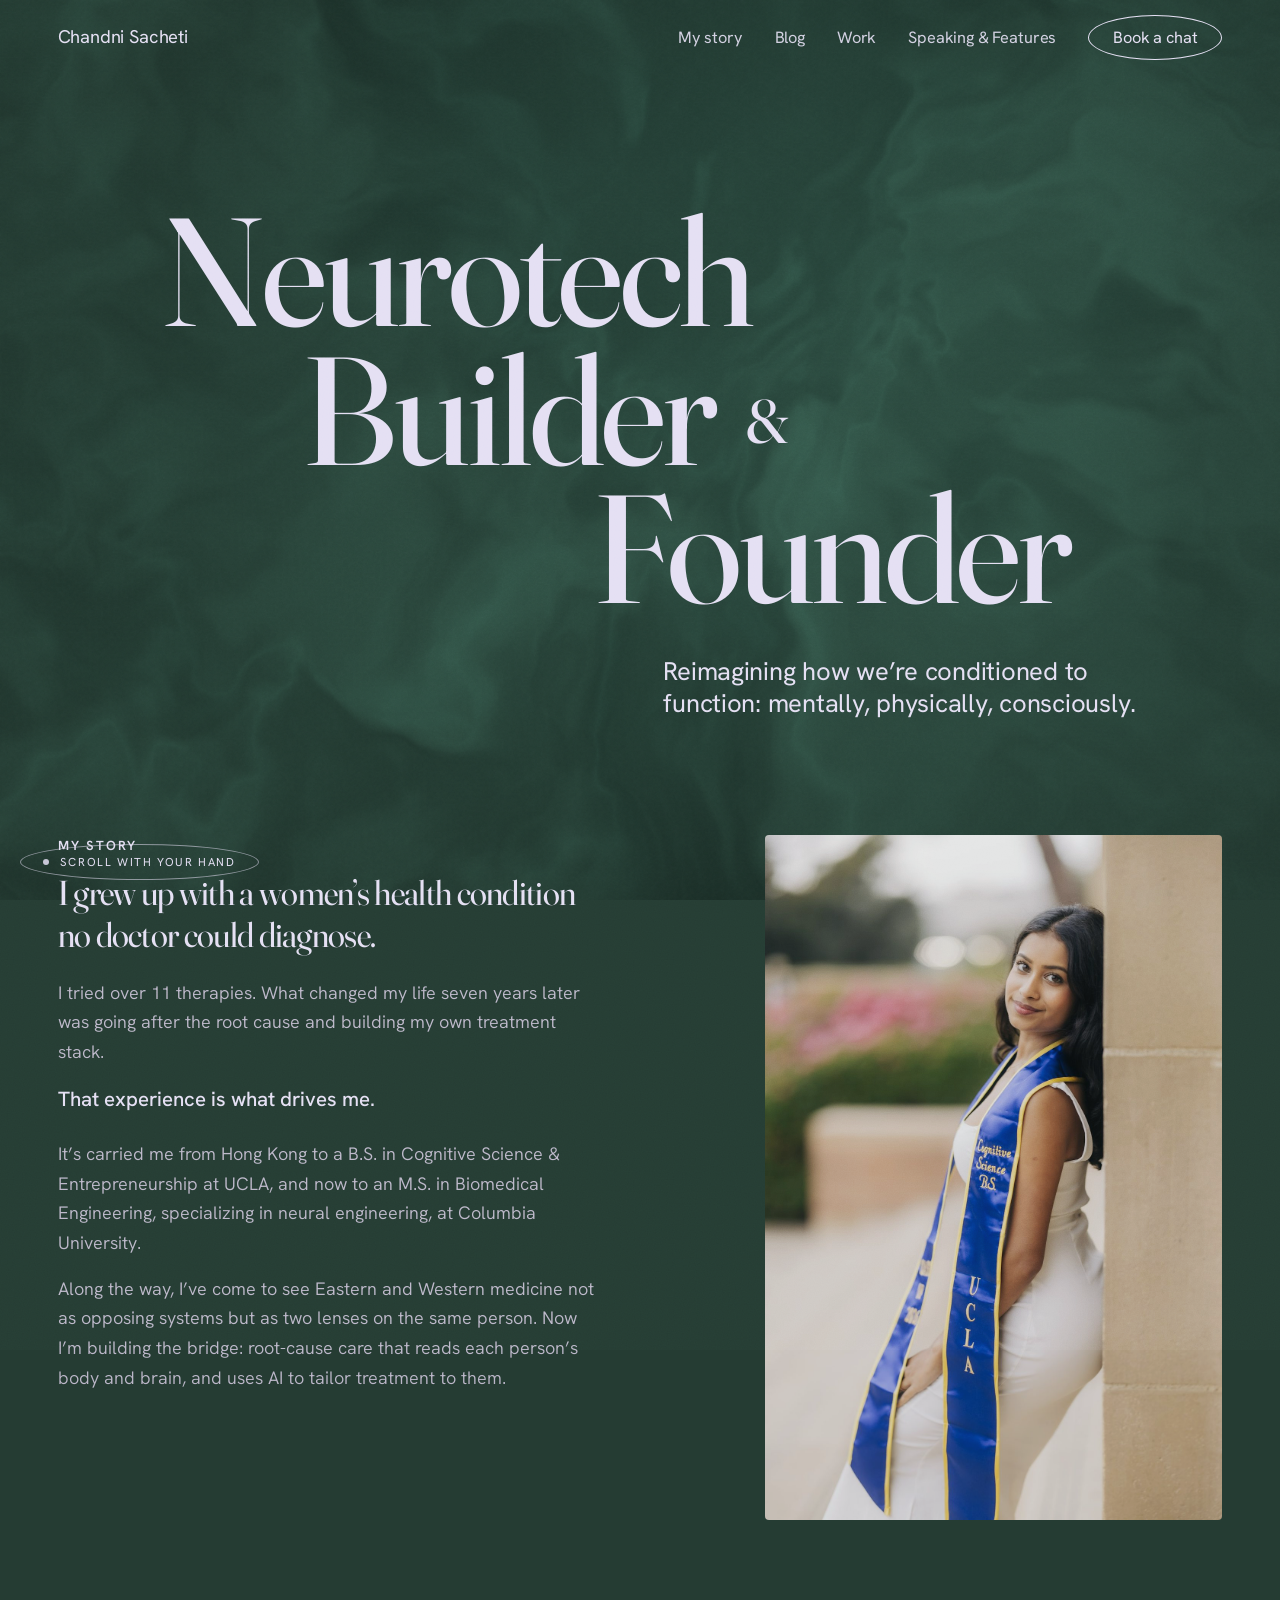
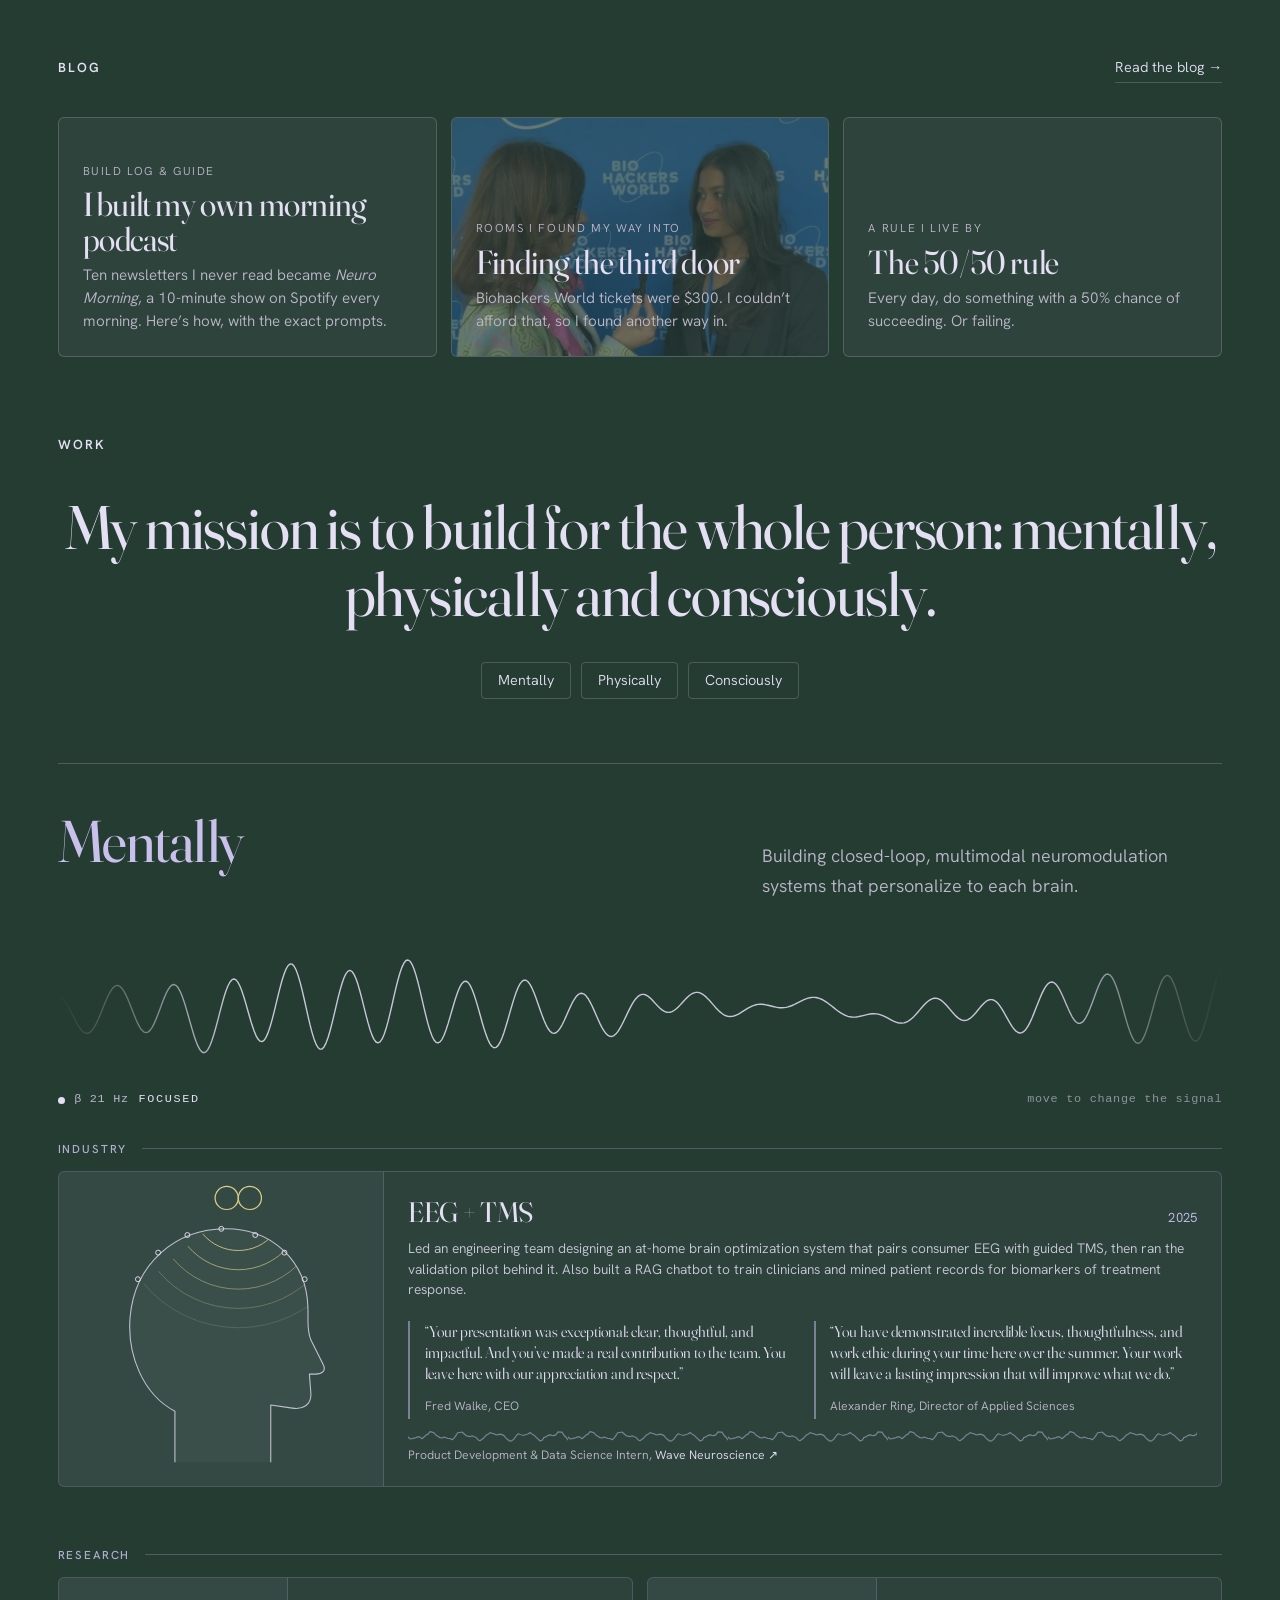
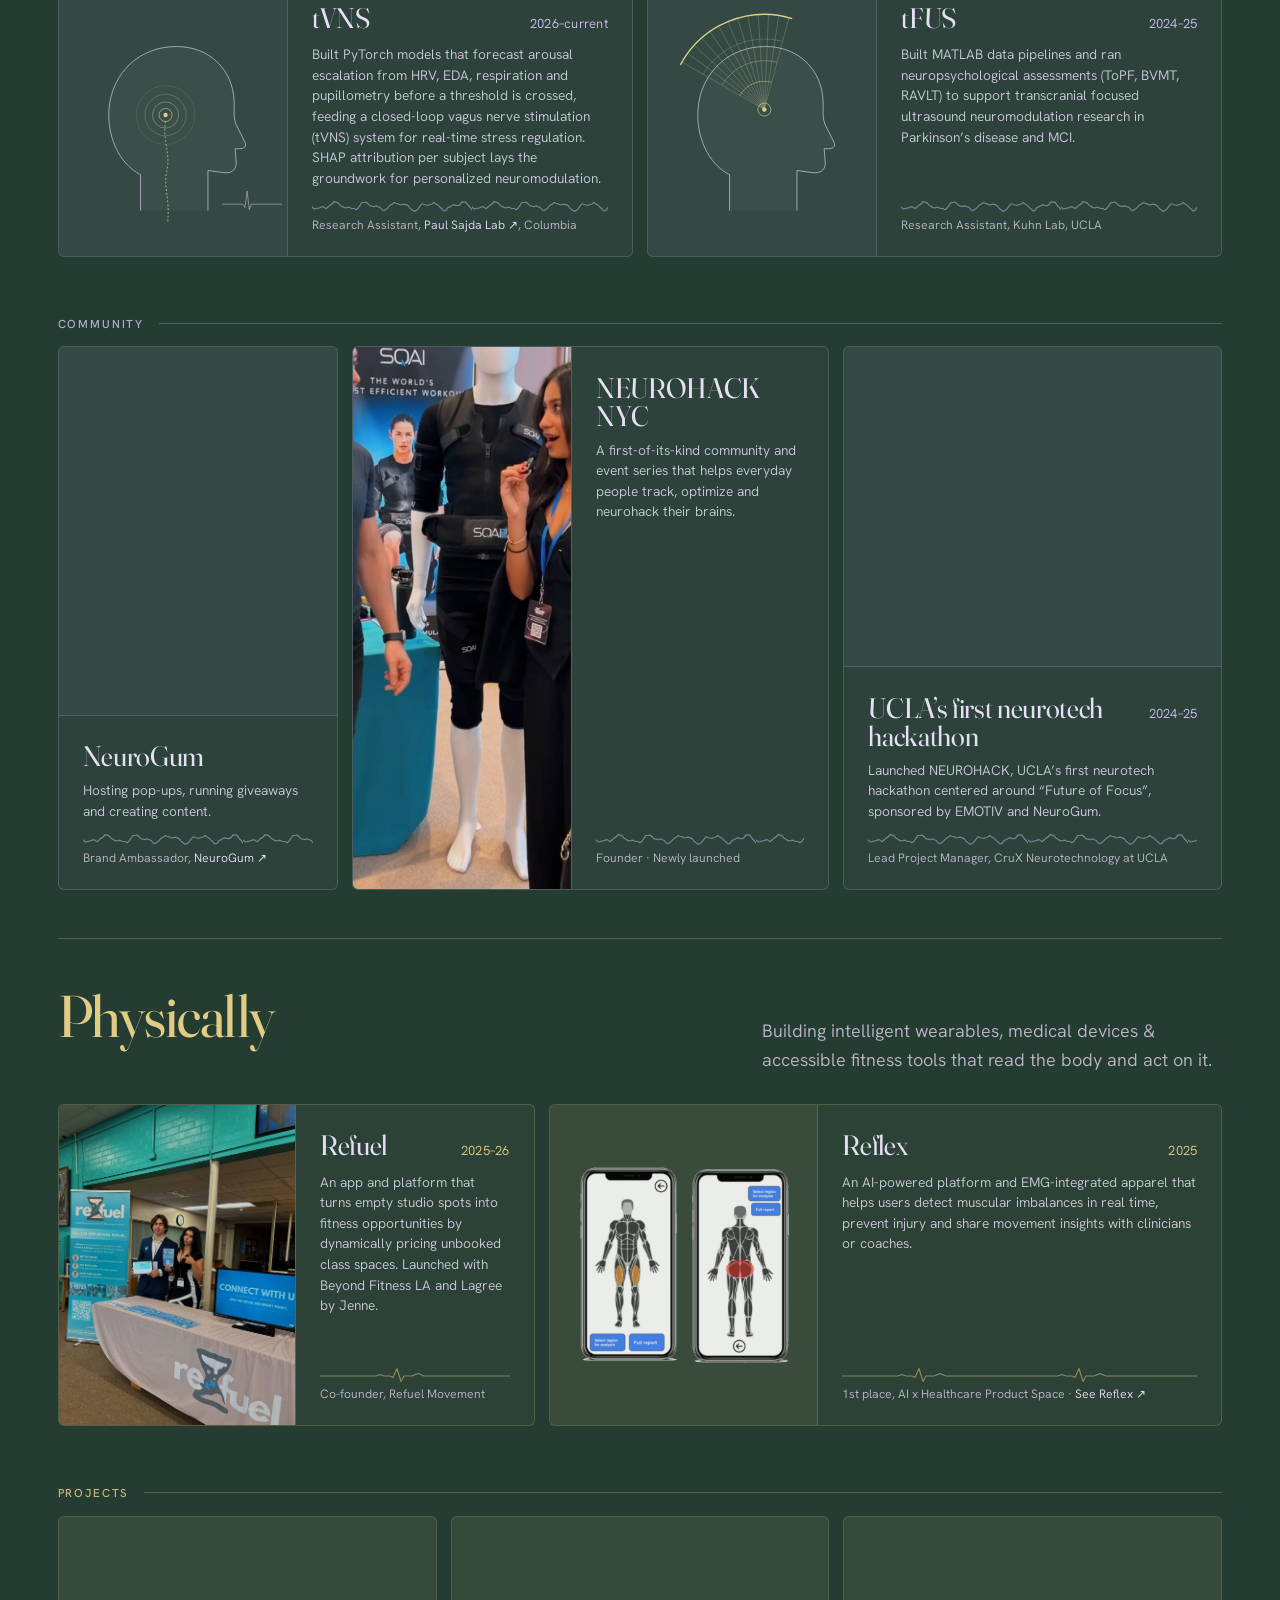
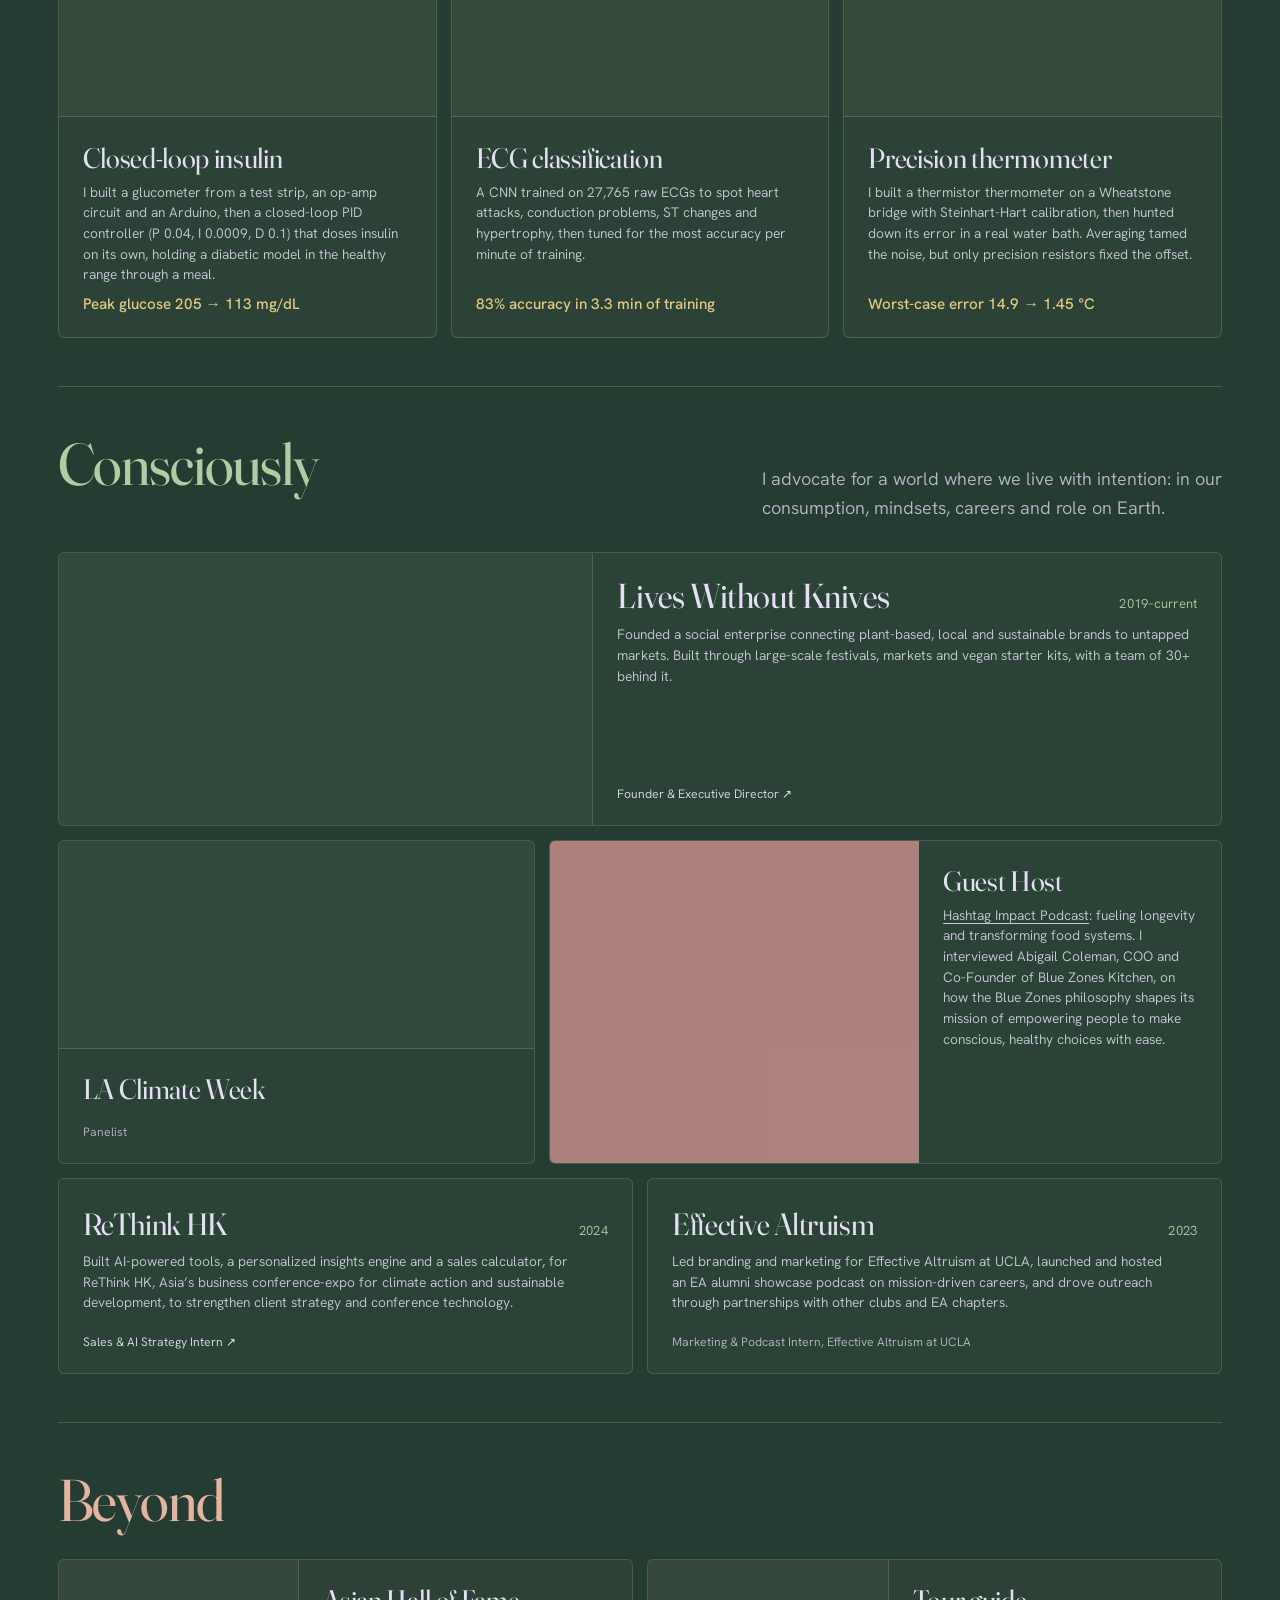
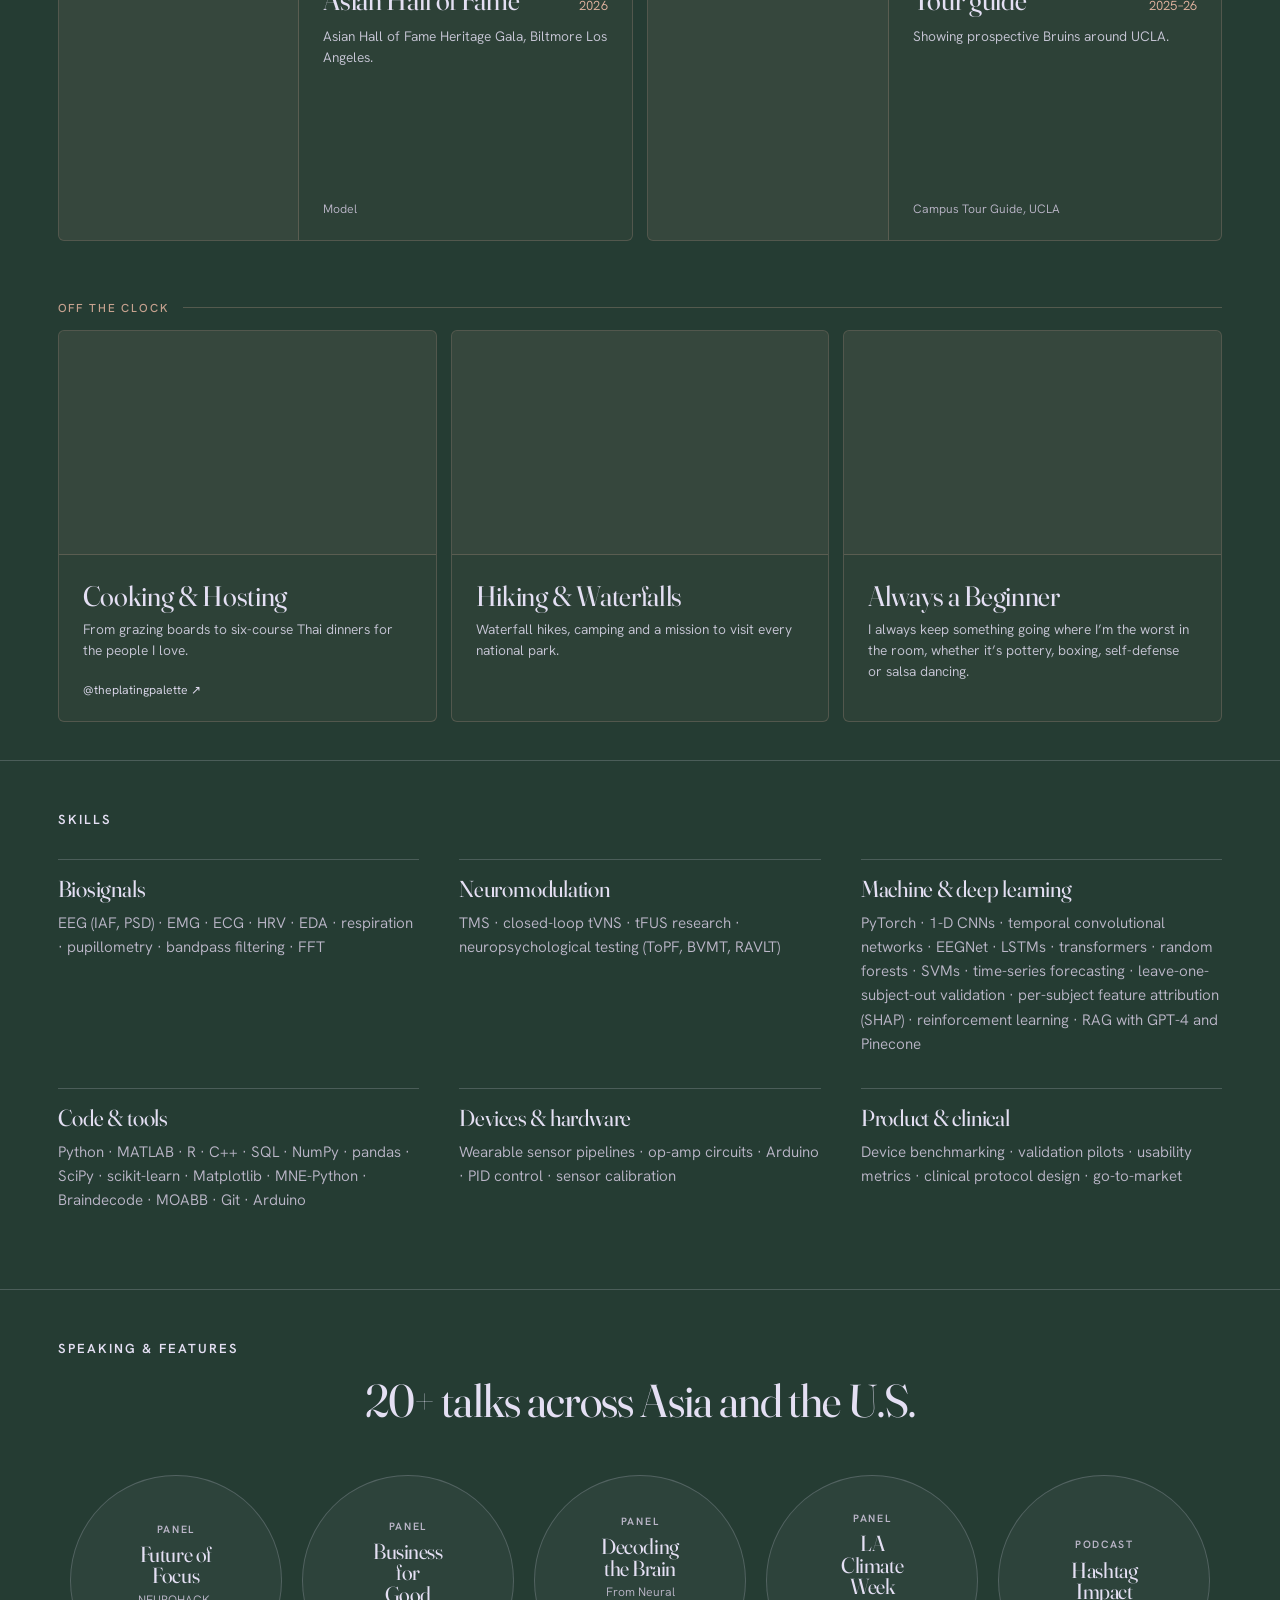
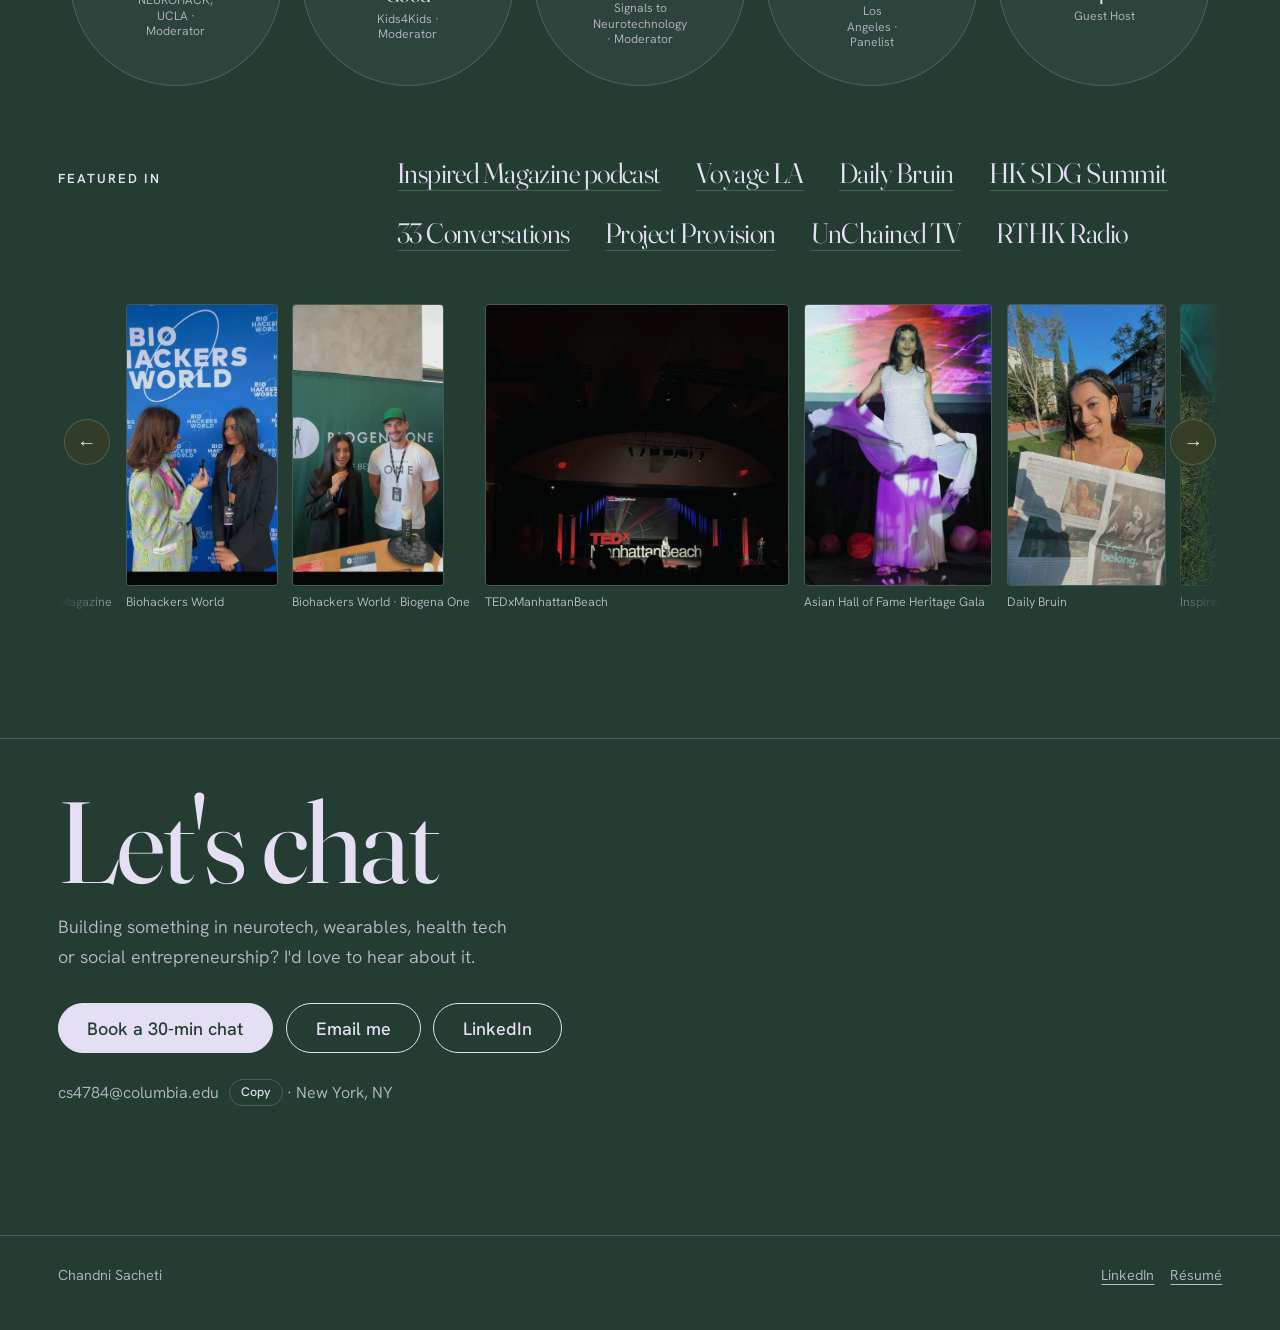
<file: index.html>
<!doctype html>
<html lang="en">
<head>
<meta charset="utf-8">
<meta name="viewport" content="width=device-width, initial-scale=1, viewport-fit=cover">
<title>Chandni Sacheti</title>
<meta name="description" content="Chandni Sacheti is a neurotech builder and founder. Her mission is to empower people to unlock their full potential.">
<meta property="og:title" content="Chandni Sacheti">
<meta property="og:description" content="Neurotech builder and founder on a mission to empower people to unlock their full potential.">
<meta property="og:type" content="website">
<meta property="og:url" content="https://chandnisacheti.com/">
<meta property="og:site_name" content="Chandni Sacheti">
<meta property="og:image" content="https://chandnisacheti.com/assets/og.jpg">
<meta property="og:image:width" content="1200">
<meta property="og:image:height" content="630">
<meta property="og:image:alt" content="Chandni Sacheti, Neurotech Builder &amp; Founder">
<meta name="twitter:card" content="summary_large_image">
<meta name="twitter:image" content="https://chandnisacheti.com/assets/og.jpg">
<meta name="theme-color" content="#253C33">
<link rel="icon" href="favicon.svg" type="image/svg+xml">
<link rel="preload" href="fonts/fraunces-latin-full-normal.woff2" as="font" type="font/woff2" crossorigin>
<link rel="preload" href="fonts/hanken-grotesk-latin-wght-normal.woff2" as="font" type="font/woff2" crossorigin>
<link rel="stylesheet" href="styles.css?v=58">
</head>
<body>
<a class="skip" href="#main">Skip to content</a>
<div class="glow" aria-hidden="true"><span class="glow-a"></span><span class="glow-b"></span></div>

<header class="bar">
  <div class="bar-inner">
    <a class="brand" href="#top">Chandni Sacheti</a>
    <button class="menu-btn" type="button" aria-expanded="false" aria-controls="site-nav" data-menu><span class="menu-lines" aria-hidden="true"></span><span class="menu-label">Menu</span></button>
    <nav aria-label="Main" id="site-nav">
      <ul>
        <li><a href="#about">My story</a></li>
        <li><a href="blog.html">Blog</a></li>
        <li><a href="#work">Work</a></li>
        <li><a href="#speaking">Speaking &amp; Features</a></li>
        <li><a href="#book" class="nav-cta">Book a chat</a></li>
      </ul>
    </nav>
  </div>
</header>

<main id="main">

  <!-- Hero -->
  <section class="hero" id="top" aria-labelledby="hero-h">
    <h1 id="hero-h" class="hero-h">
      <span class="r1">Neurotech</span>
      <span class="r2">Builder <span class="amp">&amp;</span></span>
      <span class="r3">Founder</span>
    </h1>
    <p class="hero-sub">Reimagining how we&#8217;re conditioned to function: mentally, physically, consciously.</p>
  </section>

  <!-- About -->
  <section class="intro" id="about" aria-label="My story">
    <div class="intro-text">
      <div class="block">
        <h2 class="label">My story</h2>
        <p class="mission">I grew up with a women&#8217;s health condition no doctor could diagnose.</p>
        <p>I tried over 11 therapies. What changed my life seven years later was going after the root cause and building my own treatment stack.</p>
        <p class="story-turn">That experience is what drives me.</p>
        <p>It’s carried me from Hong Kong to a B.S. in Cognitive Science &amp; Entrepreneurship at UCLA, and now to an M.S. in Biomedical Engineering, specializing in neural engineering, at Columbia University.</p>
        <p>Along the way, I’ve come to see Eastern and Western medicine not as opposing systems but as two lenses on the same person. Now I’m building the bridge: root-cause care that reads each person’s body and brain, and uses AI to tailor treatment to them.</p>
      </div>
    </div>
    <figure class="portrait">
      <img src="assets/headshot.jpg" alt="Chandni Sacheti in her UCLA Cognitive Science graduation stole" width="1200" height="1799" loading="lazy" decoding="async">
    </figure>
  </section>

  <!-- Work: three pillars as tile boards -->
  <!-- Stories teaser -->
  <section class="st-teaser" aria-labelledby="st-h">
    <div class="st-head"><h2 class="label" id="st-h">Blog</h2><a class="st-all" href="blog.html">Read the blog &#8594;</a></div>
    <div class="st-cards st-cards-3">
      <a class="st-card" href="daily-podcast.html">
        <span class="st-kicker">Build log &amp; guide</span>
        <span class="st-title">I built my own morning podcast</span>
        <span class="st-dek">Ten newsletters I never read became <em>Neuro Morning</em>, a 10-minute show on Spotify every morning. Here&#8217;s how, with the exact prompts.</span>
      </a>
      <a class="st-card st-card-photo" href="third-door.html">
        <img src="assets/feat-biohackers.jpg" alt="" loading="lazy" decoding="async">
        <span class="st-kicker">Rooms I found my way into</span>
        <span class="st-title">Finding the third door</span>
        <span class="st-dek">Biohackers World tickets were $300. I couldn&#8217;t afford that, so I found another way in.</span>
      </a>
      <a class="st-card" href="fifty-fifty.html">
        <span class="st-kicker">A rule I live by</span>
        <span class="st-title">The 50/50 rule</span>
        <span class="st-dek">Every day, do something with a 50% chance of succeeding. Or failing.</span>
      </a>
    </div>
  </section>

  <!-- Live: this morning's Neuro Morning episode (filled from the podcast feed; hidden if it can't load) -->
  <section class="nm" aria-labelledby="nm-h" data-nm hidden>
    <div class="nm-card">
      <button class="nm-play" type="button" aria-label="Play this morning's episode" data-nm-play><span class="nm-icon" aria-hidden="true"></span></button>
      <div class="nm-text">
        <p class="st-kicker" id="nm-h">Listen to today&#8217;s episode of Neuro Morning, the podcast I built</p>
        <p class="nm-title" data-nm-title></p>
        <div class="nm-bar" aria-hidden="true"><span data-nm-progress></span></div>
        <p class="nm-meta"><span data-nm-meta></span> &#183; <a href="daily-podcast.html">How I built it &#8594;</a></p>
      </div>
      <svg class="nm-wave" viewBox="0 0 240 60" aria-hidden="true"><path d="M0,30 L60,30 C70,30 72,12 80,12 C88,12 90,48 98,48 C106,48 108,6 118,6 C128,6 130,54 140,54 C150,54 152,18 160,18 C168,18 170,30 180,30 L240,30" fill="none" stroke="currentColor" stroke-width="1.4" stroke-linecap="round"/></svg>
    </div>
    <audio preload="none" data-nm-audio></audio>
  </section>

  <section class="work" id="work" aria-labelledby="work-h">
    <div class="work-head">
      <h2 class="label" id="work-h">Work</h2>
      <p class="work-intro">My mission is to build for the whole person: mentally, physically and consciously.</p>
      <nav class="jump" aria-label="Pillars">
        <a href="#mentally">Mentally</a><a href="#physically">Physically</a><a href="#consciously">Consciously</a>
      </nav>
    </div>

    <!-- MENTALLY -->
    <div class="pillar" id="mentally">
      <header class="pillar-head">
        <h3 class="pillar-name">Mentally</h3>
        <p class="pillar-line">Building closed-loop, multimodal neuromodulation systems that personalize to each brain.</p>
        <div class="sig" aria-hidden="true">
          <canvas class="sig-canvas" data-sig></canvas>
          <p class="sig-read"><span class="sig-dot"></span><span data-sig-band>&#945; 10 Hz</span> <span class="sig-state" data-sig-state>calm</span> <span class="sig-hint">move to change the signal</span></p>
        </div>
      </header>
      <div class="group">
        <p class="group-label">Industry</p>
        <div class="board">
        <article class="tile s12 b-side b-wave b-wavefull">
          <figure class="t-photo t-diagram"><svg viewBox="0 0 420 400" role="img" aria-label="Line drawing of a head with EEG electrodes on the scalp and a TMS coil sending a field into the brain" xmlns="http://www.w3.org/2000/svg"><defs><clipPath id="hcw"><path d="M150,372 L150,306 C108,284 88,232 92,184 C98,116 150,70 216,70 C278,70 320,114 322,170 C323,188 320,200 326,214 L342,246 C346,254 340,258 332,258 L324,258 L326,284 C326,298 316,304 302,302 L274,298 L274,372"/></clipPath></defs><path d="M150,372 L150,306 C108,284 88,232 92,184 C98,116 150,70 216,70 C278,70 320,114 322,170 C323,188 320,200 326,214 L342,246 C346,254 340,258 332,258 L324,258 L326,284 C326,298 316,304 302,302 L274,298 L274,372" fill="#E4DFF3" fill-opacity="0.035" stroke="#E4DFF3" stroke-opacity="0.8" stroke-width="1.4" stroke-linejoin="round"/><circle cx="102.1" cy="135.2" r="3.2" fill="none" stroke="#E4DFF3" stroke-width="1.2"/><circle cx="128.3" cy="100.8" r="3.2" fill="none" stroke="#E4DFF3" stroke-width="1.2"/><circle cx="166.1" cy="78.0" r="3.2" fill="none" stroke="#E4DFF3" stroke-width="1.2"/><circle cx="210.0" cy="70.0" r="3.2" fill="none" stroke="#E4DFF3" stroke-width="1.2"/><circle cx="253.9" cy="78.0" r="3.2" fill="none" stroke="#E4DFF3" stroke-width="1.2"/><circle cx="291.7" cy="100.8" r="3.2" fill="none" stroke="#E4DFF3" stroke-width="1.2"/><circle cx="317.9" cy="135.2" r="3.2" fill="none" stroke="#E4DFF3" stroke-width="1.2"/><circle cx="217" cy="30" r="15" fill="none" stroke="#D9CF8A" stroke-width="1.6"/><circle cx="247" cy="30" r="15" fill="none" stroke="#D9CF8A" stroke-width="1.6"/><g clip-path="url(#hcw)"><path d="M278.0,76.6 A60,60 0 0 1 186.0,76.6" fill="none" stroke="#D9CF8A" stroke-opacity="0.9" stroke-width="1.2"/><path d="M297.1,92.6 A85,85 0 0 1 166.9,92.6" fill="none" stroke="#D9CF8A" stroke-opacity="0.7" stroke-width="1.2"/><path d="M316.3,108.7 A110,110 0 0 1 147.7,108.7" fill="none" stroke="#D9CF8A" stroke-opacity="0.5" stroke-width="1.2"/><path d="M335.4,124.8 A135,135 0 0 1 128.6,124.8" fill="none" stroke="#D9CF8A" stroke-opacity="0.32" stroke-width="1.2"/><path d="M354.6,140.8 A160,160 0 0 1 109.4,140.8" fill="none" stroke="#D9CF8A" stroke-opacity="0.2" stroke-width="1.2"/></g></svg></figure>
          <div class="t-body">
            <div class="t-head"><h4 class="t-hook">EEG + TMS</h4><span class="t-when">2025</span></div>
            <p class="t-cap">Led an engineering team designing an at-home brain optimization system that pairs consumer EEG with guided TMS, then ran the validation pilot behind it. Also built a RAG chatbot to train clinicians and mined patient records for biomarkers of treatment response.</p>
            <div class="t-quotes"><blockquote class="t-quote"><p>&#8220;Your presentation was exceptional: clear, thoughtful, and impactful. And you&#8217;ve made a real contribution to the team. You leave here with our appreciation and respect.&#8221;</p><cite>Fred Walke, CEO</cite></blockquote><blockquote class="t-quote"><p>&#8220;You have demonstrated incredible focus, thoughtfulness, and work ethic during your time here over the summer. Your work will leave a lasting impression that will improve what we do.&#8221;</p><cite>Alexander Ring, Director of Applied Sciences</cite></blockquote></div>
            <p class="t-credit">Product Development &amp; Data Science Intern, <a href="https://www.waveneuro.com/" target="_blank" rel="noopener">Wave Neuroscience &#8599;</a></p>
          </div>
        </article>
        </div>
      </div>
      <div class="group">
        <p class="group-label">Research</p>
        <div class="board">
        <article class="tile s6 b-side">
          <figure class="t-photo t-diagram"><svg viewBox="0 0 420 400" role="img" aria-label="Line drawing of a head with gentle stimulation at the ear and the vagus nerve running down the neck toward a heartbeat" xmlns="http://www.w3.org/2000/svg"><defs><clipPath id="hcs"><path d="M150,372 L150,306 C108,284 88,232 92,184 C98,116 150,70 216,70 C278,70 320,114 322,170 C323,188 320,200 326,214 L342,246 C346,254 340,258 332,258 L324,258 L326,284 C326,298 316,304 302,302 L274,298 L274,372"/></clipPath></defs><path d="M150,372 L150,306 C108,284 88,232 92,184 C98,116 150,70 216,70 C278,70 320,114 322,170 C323,188 320,200 326,214 L342,246 C346,254 340,258 332,258 L324,258 L326,284 C326,298 316,304 302,302 L274,298 L274,372" fill="#E4DFF3" fill-opacity="0.035" stroke="#E4DFF3" stroke-opacity="0.8" stroke-width="1.4" stroke-linejoin="round"/><circle cx="196" cy="196" r="12" fill="none" stroke="#D9CF8A" stroke-opacity="0.9" stroke-width="1.2"/><circle cx="196" cy="196" r="24" fill="none" stroke="#D9CF8A" stroke-opacity="0.6" stroke-width="1.2"/><circle cx="196" cy="196" r="38" fill="none" stroke="#D9CF8A" stroke-opacity="0.38" stroke-width="1.2"/><circle cx="196" cy="196" r="54" fill="none" stroke="#D9CF8A" stroke-opacity="0.2" stroke-width="1.2"/><circle cx="196" cy="196" r="4" fill="#D9CF8A"/><path d="M196,208 C190,240 206,270 198,300 C192,326 204,350 200,392" fill="none" stroke="#D9CF8A" stroke-width="1.4" stroke-dasharray="2 5" stroke-linecap="round"/><path d="M300,360 L338,360 L342,366 L346,336 L350,370 L354,360 L410,360" fill="none" stroke="#E4DFF3" stroke-opacity="0.7" stroke-width="1.2" stroke-linejoin="round"/></svg></figure>
          <div class="t-body">
            <div class="t-head"><h4 class="t-hook">tVNS</h4><span class="t-when">2026&#8211;current</span></div>
            <p class="t-cap">Built PyTorch models that forecast arousal escalation from HRV, EDA, respiration and pupillometry before a threshold is crossed, feeding a closed-loop vagus nerve stimulation (tVNS) system for real-time stress regulation. SHAP attribution per subject lays the groundwork for personalized neuromodulation.</p>
            <p class="t-credit">Research Assistant, <a href="https://liinc.bme.columbia.edu/" target="_blank" rel="noopener">Paul Sajda Lab &#8599;</a>, Columbia</p>
          </div>
        </article>
        <article class="tile s6 b-side">
          <figure class="t-photo t-diagram"><svg viewBox="0 0 420 400" role="img" aria-label="Line drawing of a head with focused ultrasound beams converging on one point deep in the brain" xmlns="http://www.w3.org/2000/svg"><defs><clipPath id="hck"><path d="M150,372 L150,306 C108,284 88,232 92,184 C98,116 150,70 216,70 C278,70 320,114 322,170 C323,188 320,200 326,214 L342,246 C346,254 340,258 332,258 L324,258 L326,284 C326,298 316,304 302,302 L274,298 L274,372"/></clipPath></defs><path d="M150,372 L150,306 C108,284 88,232 92,184 C98,116 150,70 216,70 C278,70 320,114 322,170 C323,188 320,200 326,214 L342,246 C346,254 340,258 332,258 L324,258 L326,284 C326,298 316,304 302,302 L274,298 L274,372" fill="#E4DFF3" fill-opacity="0.035" stroke="#E4DFF3" stroke-opacity="0.8" stroke-width="1.4" stroke-linejoin="round"/><line x1="62.4" y1="98.5" x2="214" y2="186" stroke="#D9CF8A" stroke-opacity="0.45" stroke-width="1"/><line x1="72.9" y1="82.5" x2="214" y2="186" stroke="#D9CF8A" stroke-opacity="0.45" stroke-width="1"/><line x1="85.0" y1="67.8" x2="214" y2="186" stroke="#D9CF8A" stroke-opacity="0.45" stroke-width="1"/><line x1="98.6" y1="54.4" x2="214" y2="186" stroke="#D9CF8A" stroke-opacity="0.45" stroke-width="1"/><line x1="113.6" y1="42.6" x2="214" y2="186" stroke="#D9CF8A" stroke-opacity="0.45" stroke-width="1"/><line x1="129.8" y1="32.6" x2="214" y2="186" stroke="#D9CF8A" stroke-opacity="0.45" stroke-width="1"/><line x1="147.0" y1="24.3" x2="214" y2="186" stroke="#D9CF8A" stroke-opacity="0.45" stroke-width="1"/><line x1="165.0" y1="18.0" x2="214" y2="186" stroke="#D9CF8A" stroke-opacity="0.45" stroke-width="1"/><line x1="183.6" y1="13.7" x2="214" y2="186" stroke="#D9CF8A" stroke-opacity="0.45" stroke-width="1"/><line x1="202.6" y1="11.4" x2="214" y2="186" stroke="#D9CF8A" stroke-opacity="0.45" stroke-width="1"/><line x1="221.6" y1="11.2" x2="214" y2="186" stroke="#D9CF8A" stroke-opacity="0.45" stroke-width="1"/><line x1="240.6" y1="13.0" x2="214" y2="186" stroke="#D9CF8A" stroke-opacity="0.45" stroke-width="1"/><line x1="259.3" y1="17.0" x2="214" y2="186" stroke="#D9CF8A" stroke-opacity="0.45" stroke-width="1"/><path d="M59.5,103.8 A175,175 0 0 1 265.2,18.6" fill="none" stroke="#D9CF8A" stroke-opacity="1" stroke-width="2.4"/><path d="M101.4,121.0 A130,130 0 0 1 247.6,60.4" fill="none" stroke="#D9CF8A" stroke-opacity="0.35" stroke-width="1.2"/><path d="M136.1,141.0 A90,90 0 0 1 237.3,99.1" fill="none" stroke="#D9CF8A" stroke-opacity="0.5" stroke-width="1.2"/><path d="M169.0,160.0 A52,52 0 0 1 227.5,135.8" fill="none" stroke="#D9CF8A" stroke-opacity="0.75" stroke-width="1.2"/><circle cx="214" cy="186" r="12" fill="none" stroke="#D9CF8A" stroke-width="1.2"/><circle cx="214" cy="186" r="4" fill="#D9CF8A"/></svg></figure>
          <div class="t-body">
            <div class="t-head"><h4 class="t-hook">tFUS</h4><span class="t-when">2024&#8211;25</span></div>
            <p class="t-cap">Built MATLAB data pipelines and ran neuropsychological assessments (ToPF, BVMT, RAVLT) to support transcranial focused ultrasound neuromodulation research in Parkinson&#8217;s disease and MCI.</p>
            <p class="t-credit">Research Assistant, Kuhn Lab, UCLA</p>
          </div>
        </article>
        </div>
      </div>
      <div class="group">
        <p class="group-label">Community</p>
        <div class="board">
        <article class="tile s3 b-ng">
          <figure class="t-photo" style="--ar: 750 / 880"><img src="assets/neurogum.jpg" alt="Chandni on the grass with a pile of NeuroGum Energy &amp; Focus packs" loading="lazy" decoding="async"></figure>
          <div class="t-body">
            <div class="t-head"><h4 class="t-hook">NeuroGum</h4></div>
            <p class="t-cap">Hosting pop-ups, running giveaways and creating content.</p>
            <p class="t-credit">Brand Ambassador, <a href="https://neurogum.com/" target="_blank" rel="noopener">NeuroGum &#8599;</a></p>
          </div>
        </article>
        <article class="tile s5 b-side b-tall b-nh">
          <figure class="t-photo" style="--ar: 1000 / 1333"><img src="assets/neurohack-tall.jpg" alt="Chandni interviewing a founder beside a SQAI wearable training suit" loading="lazy" decoding="async"></figure>
          <div class="t-body">
            <div class="t-head"><h4 class="t-hook">NEUROHACK NYC</h4></div>
            <p class="t-cap">A first-of-its-kind community and event series that helps everyday people track, optimize and neurohack their brains.</p>
            <p class="t-credit">Founder &#183; Newly launched</p>
          </div>
        </article>
        <article class="tile s4 b-hack">
          <figure class="t-photo" style="--ar: 1000 / 563"><img src="assets/crux-future-of-focus.jpg" alt="Chandni co-moderating the Future of Focus panel at UCLA Mattel Children&#8217;s Hospital" loading="lazy" decoding="async"></figure>
          <div class="t-body">
            <div class="t-head"><h4 class="t-hook">UCLA&#8217;s first neurotech hackathon</h4><span class="t-when">2024&#8211;25</span></div>
            <p class="t-cap">Launched NEUROHACK, UCLA&#8217;s first neurotech hackathon centered around &#8220;Future of Focus&#8221;, sponsored by EMOTIV and NeuroGum.</p>
            <p class="t-credit">Lead Project Manager, CruX Neurotechnology at UCLA</p>
          </div>
        </article>
        </div>
      </div>
    </div>

    <!-- PHYSICALLY -->
    <div class="pillar" id="physically">
      <header class="pillar-head">
        <h3 class="pillar-name">Physically</h3>
        <p class="pillar-line">Building intelligent wearables, medical devices &amp; accessible fitness tools that read the body and act on it.</p>
      </header>
      <div class="group">
        <div class="board">
        <article class="tile s5 b-side b-tall b-refuel">
          <figure class="t-photo" style="--ar: 1000 / 1333"><img src="assets/refuel-tall.jpg" alt="Chandni&#8217;s Refuel team at their exhibitor booth with the Refuel banner and table" loading="lazy" decoding="async"></figure>
          <div class="t-body">
            <div class="t-head"><h4 class="t-hook">Refuel</h4><span class="t-when">2025&#8211;26</span></div>
            <p class="t-cap">An app and platform that turns empty studio spots into fitness opportunities by dynamically pricing unbooked class spaces. Launched with Beyond Fitness LA and Lagree by Jenne.</p>
            <p class="t-credit">Co-founder, Refuel Movement</p>
          </div>
        </article>
        <article class="tile s7 b-logo b-side">
          <figure class="t-photo" style="--ar: 1180 / 1090"><img src="assets/reflex-app.png" alt="Two screens of the Reflex app: a front and back body map with the quads and glutes highlighted for analysis" loading="lazy" decoding="async"></figure>
          <div class="t-body">
            <div class="t-head"><h4 class="t-hook">Reflex</h4><span class="t-when">2025</span></div>
            <p class="t-cap">An AI-powered platform and EMG-integrated apparel that helps users detect muscular imbalances in real time, prevent injury and share movement insights with clinicians or coaches.</p>
            <p class="t-credit">1st place, AI x Healthcare Product Space &#183; <a href="https://drive.google.com/file/d/1zMiDRb1TyR5RLRRmsHbddxBKkyZXwTbK/view?usp=sharing" target="_blank" rel="noopener">See Reflex &#8599;</a></p>
          </div>
        </article>
        </div>
      </div>
      <div class="group">
        <p class="group-label">Projects</p>
        <div class="board board-projects">
        <article class="tile s4 b-fig">
          <figure class="t-photo" style="--ar: 1120 / 960"><img src="assets/fig-insulin.png" alt="Line chart of blood glucose after a meal: a diabetic model with no insulin rises from 163 to 205 mg/dL, while the diabetic model with the closed-loop controller stays near 100 mg/dL, inside the healthy range alongside a healthy-body model" loading="lazy" decoding="async"></figure>
          <div class="t-body">
            <div class="t-head"><h4 class="t-hook">Closed-loop insulin</h4></div>
            <p class="t-cap">I built a glucometer from a test strip, an op-amp circuit and an Arduino, then a closed-loop PID controller (P 0.04, I 0.0009, D 0.1) that doses insulin on its own, holding a diabetic model in the healthy range through a meal.</p>
            <p class="t-metric">Peak glucose 205 &#8594; 113 mg/dL</p>
          </div>
        </article>
        <article class="tile s4 b-fig">
          <figure class="t-photo" style="--ar: 1120 / 960"><img src="assets/fig-ecg.png" alt="Scatter plot of ECG model accuracy against training time for six settings, with the chosen 60/40 split and 64 filters highlighted at 83.1 percent in 3.3 minutes" loading="lazy" decoding="async"></figure>
          <div class="t-body">
            <div class="t-head"><h4 class="t-hook">ECG classification</h4></div>
            <p class="t-cap">A CNN trained on 27,765 raw ECGs to spot heart attacks, conduction problems, ST changes and hypertrophy, then tuned for the most accuracy per minute of training.</p>
            <p class="t-metric">83% accuracy in 3.3 min of training</p>
          </div>
        </article>
        <article class="tile s4 b-fig">
          <figure class="t-photo" style="--ar: 1120 / 960"><img src="assets/fig-thermistor.png" alt="Bar chart of worst-case thermometer error: 14.9 degrees raw, 4.5 with a 100-point average, 2.9 with a 10-point average, and 1.45 with a 10-point average plus precision resistors" loading="lazy" decoding="async"></figure>
          <div class="t-body">
            <div class="t-head"><h4 class="t-hook">Precision thermometer</h4></div>
            <p class="t-cap">I built a thermistor thermometer on a Wheatstone bridge with Steinhart-Hart calibration, then hunted down its error in a real water bath. Averaging tamed the noise, but only precision resistors fixed the offset.</p>
            <p class="t-metric">Worst-case error 14.9 &#8594; 1.45 &#176;C</p>
          </div>
        </article>
        </div>
      </div>
    </div>

    <!-- CONSCIOUSLY -->
    <div class="pillar" id="consciously">
      <header class="pillar-head">
        <h3 class="pillar-name">Consciously</h3>
        <p class="pillar-line">I advocate for a world where we live with intention: in our consumption, mindsets, careers and role on Earth.</p>
      </header>
      <div class="group">
        <div class="board">
        <article class="tile s12 b-side b-feature">
          <figure class="t-photo" style="--ar: 1000 / 667"><img src="assets/lwk-vegfest.jpg" alt="The Lives Without Knives VegFest booth on the UCLA campus" loading="lazy" decoding="async"></figure>
          <div class="t-body">
            <div class="t-head"><h4 class="t-hook">Lives Without Knives</h4><span class="t-when">2019&#8211;current</span></div>
            <p class="t-cap">Founded a social enterprise connecting plant-based, local and sustainable brands to untapped markets. Built through large-scale festivals, markets and vegan starter kits, with a team of 30+ behind it.</p>
            <p class="t-credit"><a href="https://www.instagram.com/liveswithoutknives/" target="_blank" rel="noopener">Founder &amp; Executive Director &#8599;</a></p>
          </div>
        </article>
        <article class="tile s5 b-climate">
          <figure class="t-photo" style="--ar: 1000 / 753"><img src="assets/panel-climate.jpg" alt="Chandni speaking on a panel, microphone in hand" loading="lazy" decoding="async"></figure>
          <div class="t-body">
            <div class="t-head"><h4 class="t-hook">LA Climate Week</h4></div>
            <p class="t-credit">Panelist</p>
          </div>
        </article>
        <article class="tile s7 b-side b-podcast">
          <figure class="t-photo" style="--ar: 1920 / 1080"><img src="assets/hashtag-impact.jpg" alt="Hashtag Impact podcast cover: Fueling Longevity and Transforming Food Systems, with Abigail Coleman and Chandni Sacheti" loading="lazy" decoding="async"></figure>
          <div class="t-body">
            <div class="t-head"><h4 class="t-hook">Guest Host</h4></div>
            <p class="t-cap"><a href="https://www.hashtagimpact.com/podcasts-fueling-longevity-and-transforming-food-systems/" target="_blank" rel="noopener">Hashtag Impact Podcast</a>: fueling longevity and transforming food systems. I interviewed Abigail Coleman, COO and Co-Founder of Blue Zones Kitchen, on how the Blue Zones philosophy shapes its mission of empowering people to make conscious, healthy choices with ease.</p>
          </div>
        </article>
        <article class="tile s6 b-text">
          <div class="t-body">
            <div class="t-head"><h4 class="t-hook">ReThink HK</h4><span class="t-when">2024</span></div>
            <p class="t-cap">Built AI-powered tools, a personalized insights engine and a sales calculator, for ReThink HK, Asia&#8217;s business conference-expo for climate action and sustainable development, to strengthen client strategy and conference technology.</p>
            <p class="t-credit"><a href="https://rethink-event.com/" target="_blank" rel="noopener">Sales &amp; AI Strategy Intern &#8599;</a></p>
          </div>
        </article>
        <article class="tile s6 b-text">
          <div class="t-body">
            <div class="t-head"><h4 class="t-hook">Effective Altruism</h4><span class="t-when">2023</span></div>
            <p class="t-cap">Led branding and marketing for Effective Altruism at UCLA, launched and hosted an EA alumni showcase podcast on mission-driven careers, and drove outreach through partnerships with other clubs and EA chapters.</p>
            <p class="t-credit">Marketing &amp; Podcast Intern, Effective Altruism at UCLA</p>
          </div>
        </article>
        </div>
      </div>
    </div>

    <!-- BEYOND -->
    <div class="pillar" id="beyond">
      <header class="pillar-head">
        <h3 class="pillar-name">Beyond</h3>
      </header>
      <div class="group">
        <div class="board">
        <article class="tile s6 b-side">
          <figure class="t-photo" style="--ar: 1000 / 667"><img src="assets/model-gala.jpg" alt="Chandni at the Asian Hall of Fame Heritage Gala" loading="lazy" decoding="async"></figure>
          <div class="t-body">
            <div class="t-head"><h4 class="t-hook">Asian Hall of Fame</h4><span class="t-when">2026</span></div>
            <p class="t-cap">Asian Hall of Fame Heritage Gala, Biltmore Los Angeles.</p>
            <p class="t-credit">Model</p>
          </div>
        </article>
        <article class="tile s6 b-side">
          <figure class="t-photo" style="--ar: 1000 / 750"><img src="assets/ucla-royce.jpg" alt="Royce Hall at UCLA" loading="lazy" decoding="async"></figure>
          <div class="t-body">
            <div class="t-head"><h4 class="t-hook">Tour guide</h4><span class="t-when">2025&#8211;26</span></div>
            <p class="t-cap">Showing prospective Bruins around UCLA.</p>
            <p class="t-credit">Campus Tour Guide, UCLA</p>
          </div>
        </article>
        </div>
      </div>
      <div class="group">
        <p class="group-label">Off the clock</p>
        <div class="board board-quiet">
        <article class="tile s4">
          <figure class="t-photo" style="--ar: 1100 / 825"><img src="assets/hosting.jpg" alt="A long grazing board with cheeses, fruit, dips and crackers, with watermelon skewers and cupcakes behind it" loading="lazy" decoding="async"></figure>
          <div class="t-body">
            <div class="t-head"><h4 class="t-hook">Cooking &amp; Hosting</h4></div>
            <p class="t-cap">From grazing boards to six-course Thai dinners for the people I love.</p>
            <p class="t-credit"><a href="https://www.instagram.com/theplatingpalette/" target="_blank" rel="noopener">@theplatingpalette &#8599;</a></p>
          </div>
        </article>
        <article class="tile s4">
          <figure class="t-photo" style="--ar: 1100 / 1027"><img src="assets/parks.jpg" alt="Three hikers wading upstream through a turquoise river below tall red canyon walls" loading="lazy" decoding="async"></figure>
          <div class="t-body">
            <div class="t-head"><h4 class="t-hook">Hiking &amp; Waterfalls</h4></div>
            <p class="t-cap">Waterfall hikes, camping and a mission to visit every national park.</p>
          </div>
        </article>
        <article class="tile s4">
          <figure class="t-photo" style="--ar: 768 / 576"><img src="assets/pottery.jpg" alt="Chandni stamping lettering into the base of a clay bowl at a pottery studio" loading="lazy" decoding="async"></figure>
          <div class="t-body">
            <div class="t-head"><h4 class="t-hook">Always a Beginner</h4></div>
            <p class="t-cap">I always keep something going where I&#8217;m the worst in the room, whether it&#8217;s pottery, boxing, self-defense or salsa dancing.</p>
          </div>
        </article>
        </div>
      </div>
    </div>
  </section>

  <!-- Skills -->
  <section class="skills" id="skills" aria-labelledby="skills-h">
    <h2 class="label" id="skills-h">Skills</h2>
    <div class="sk-grid">
      <div class="sk"><h3 class="sk-h">Biosignals</h3><p class="sk-p">EEG (IAF, PSD) · EMG · ECG · HRV · EDA · respiration · pupillometry · bandpass filtering · FFT</p></div>
      <div class="sk"><h3 class="sk-h">Neuromodulation</h3><p class="sk-p">TMS · closed-loop tVNS · tFUS research · neuropsychological testing (ToPF, BVMT, RAVLT)</p></div>
      <div class="sk"><h3 class="sk-h">Machine &amp; deep learning</h3><p class="sk-p">PyTorch · 1-D CNNs · temporal convolutional networks · EEGNet · LSTMs · transformers · random forests · SVMs · time-series forecasting · leave-one-subject-out validation · per-subject feature attribution (SHAP) · reinforcement learning · RAG with GPT-4 and Pinecone</p></div>
      <div class="sk"><h3 class="sk-h">Code &amp; tools</h3><p class="sk-p">Python · MATLAB · R · C++ · SQL · NumPy · pandas · SciPy · scikit-learn · Matplotlib · MNE-Python · Braindecode · MOABB · Git · Arduino</p></div>
      <div class="sk"><h3 class="sk-h">Devices &amp; hardware</h3><p class="sk-p">Wearable sensor pipelines · op-amp circuits · Arduino · PID control · sensor calibration</p></div>
      <div class="sk"><h3 class="sk-h">Product &amp; clinical</h3><p class="sk-p">Device benchmarking · validation pilots · usability metrics · clinical protocol design · go-to-market</p></div>
    </div>
  </section>

  <!-- Speaking & Features -->
  <section class="speaking" id="speaking" aria-labelledby="speak-h">
    <h2 class="label" id="speak-h">Speaking &amp; Features</h2>
    <p class="work-intro">20+ talks across Asia and the U.S.</p>
    <ul class="circles">
      <li class="circle"><span class="c-top">Panel</span><span class="c-title">Future of Focus</span><span class="c-place">NEUROHACK, UCLA · Moderator</span></li>
      <li class="circle"><span class="c-top">Panel</span><span class="c-title">Business for Good</span><span class="c-place">Kids4Kids · Moderator</span></li>
      <li class="circle"><span class="c-top">Panel</span><span class="c-title">Decoding the Brain</span><span class="c-place">From Neural Signals to Neurotechnology · Moderator</span></li>
      <li class="circle"><span class="c-top">Panel</span><span class="c-title">LA Climate Week</span><span class="c-place">Los Angeles · Panelist</span></li>
      <li class="circle"><span class="c-top">Podcast</span><a class="c-title c-link" href="https://www.hashtagimpact.com/podcasts-fueling-longevity-and-transforming-food-systems/" target="_blank" rel="noopener">Hashtag Impact</a><span class="c-place">Guest Host</span></li>
    </ul>
    <div class="features">
      <h3 class="label">Featured in</h3>
      <ul>
        <li><a href="https://open.spotify.com/episode/4kzmejma40p3XXfUL0rvMA" target="_blank" rel="noopener">Inspired Magazine podcast</a></li>
        <li><a href="https://voyagela.com/interview/meet-chandni-sacheti-of-lives-without-knives/" target="_blank" rel="noopener">Voyage LA</a></li>
        <li><a href="https://dailybruin.com/2023/09/21/every-meal-makes-a-difference-lives-without-knives-advocates-for-veganism" target="_blank" rel="noopener">Daily Bruin</a></li>
        <li><a href="https://www.youtube.com/watch?v=t7F_6fZrjNs" target="_blank" rel="noopener">HK SDG Summit</a></li>
        <li><a href="https://open.spotify.com/episode/0l1CplgfncBQHNN0H7N2XV?si=fOkBu3UYRJibhgr3NSztOQ" target="_blank" rel="noopener">33 Conversations</a></li>
        <li><a href="https://www.projectprovision.org/about-1" target="_blank" rel="noopener">Project Provision</a></li>
        <li><a href="https://watch.unchainedtv.com/videos/vegfest-at-ucla-rocks" target="_blank" rel="noopener">UnChained TV</a></li>
        <li>RTHK Radio</li>
      </ul>
    </div>
    <div class="media" aria-label="Photos from events and features">
      <ul class="strip"><li><figure><img src="assets/feat-inspired-spread.jpg" alt="Inspired Magazine spread with a quote from Chandni about opening minds" loading="lazy" decoding="async"><figcaption>Inspired Magazine</figcaption></figure></li><li><figure><img src="assets/feat-biohackers.jpg" alt="Chandni being interviewed at Biohackers World" loading="lazy" decoding="async"><figcaption>Biohackers World</figcaption></figure></li><li><figure><img src="assets/feat-biogena.jpg" alt="Chandni interviewing a founder at the Biogena One booth" loading="lazy" decoding="async"><figcaption>Biohackers World · Biogena One</figcaption></figure></li><li><figure><img src="assets/feat-tedx.jpg" alt="The TEDxManhattanBeach stage" loading="lazy" decoding="async"><figcaption>TEDxManhattanBeach</figcaption></figure></li><li><figure><img src="assets/feat-asian-hall-of-fame.jpg" alt="Chandni on the runway at the Asian Hall of Fame Heritage Gala" loading="lazy" decoding="async"><figcaption>Asian Hall of Fame Heritage Gala</figcaption></figure></li><li><figure><img src="assets/feat-daily-bruin.jpg" alt="Chandni holding the Daily Bruin feature on Lives Without Knives" loading="lazy" decoding="async"><figcaption>Daily Bruin</figcaption></figure></li><li aria-hidden="true"><figure><img src="assets/feat-inspired-spread.jpg" alt="" loading="lazy" decoding="async"><figcaption>Inspired Magazine</figcaption></figure></li><li aria-hidden="true"><figure><img src="assets/feat-biohackers.jpg" alt="" loading="lazy" decoding="async"><figcaption>Biohackers World</figcaption></figure></li><li aria-hidden="true"><figure><img src="assets/feat-biogena.jpg" alt="" loading="lazy" decoding="async"><figcaption>Biohackers World · Biogena One</figcaption></figure></li><li aria-hidden="true"><figure><img src="assets/feat-tedx.jpg" alt="" loading="lazy" decoding="async"><figcaption>TEDxManhattanBeach</figcaption></figure></li><li aria-hidden="true"><figure><img src="assets/feat-asian-hall-of-fame.jpg" alt="" loading="lazy" decoding="async"><figcaption>Asian Hall of Fame Heritage Gala</figcaption></figure></li><li aria-hidden="true"><figure><img src="assets/feat-daily-bruin.jpg" alt="" loading="lazy" decoding="async"><figcaption>Daily Bruin</figcaption></figure></li></ul>
    </div>
  </section>

  <!-- Book a chat -->
  <section class="book" id="book" aria-labelledby="book-h">
    <h2 id="book-h" class="book-h">Let's chat</h2>
    <p>Building something in neurotech, wearables, health tech or social entrepreneurship? I'd love to hear about it.</p>
    <div class="actions">
      <a class="btn" href="https://calendly.com/chandnisacheti/30min" target="_blank" rel="noopener">Book a 30-min chat</a>
      <a class="btn btn-ghost" href="mailto:cs4784@columbia.edu?subject=Coffee%20chat">Email me</a>
      <a class="btn btn-ghost" href="https://www.linkedin.com/in/chandnisacheti/" target="_blank" rel="noopener">LinkedIn</a>
    </div>
    <p class="book-email"><span data-email>cs4784@columbia.edu</span> <button class="copy" type="button" data-copy aria-label="Copy email address"><span data-copy-label>Copy</span></button> · New York, NY</p>
  </section>
</main>

<footer class="foot">
  <span>Chandni Sacheti</span>
  <span class="foot-links"><a href="https://www.linkedin.com/in/chandnisacheti/" target="_blank" rel="noopener">LinkedIn</a> <a href="assets/Chandni_Sacheti_Resume.pdf" target="_blank" rel="noopener">Résumé</a></span>
</footer>

<div class="toast" role="status" aria-live="polite" data-toast></div>
<script src="main.js?v=6"></script>
<script src="assets/vendor/gsap.min.js" defer></script>
<script src="assets/vendor/ScrollTrigger.min.js" defer></script>
<script src="assets/motion.js?v=1" defer></script>
<script type="module" src="assets/bg.js?v=14"></script>
</body>
</html>
</file>
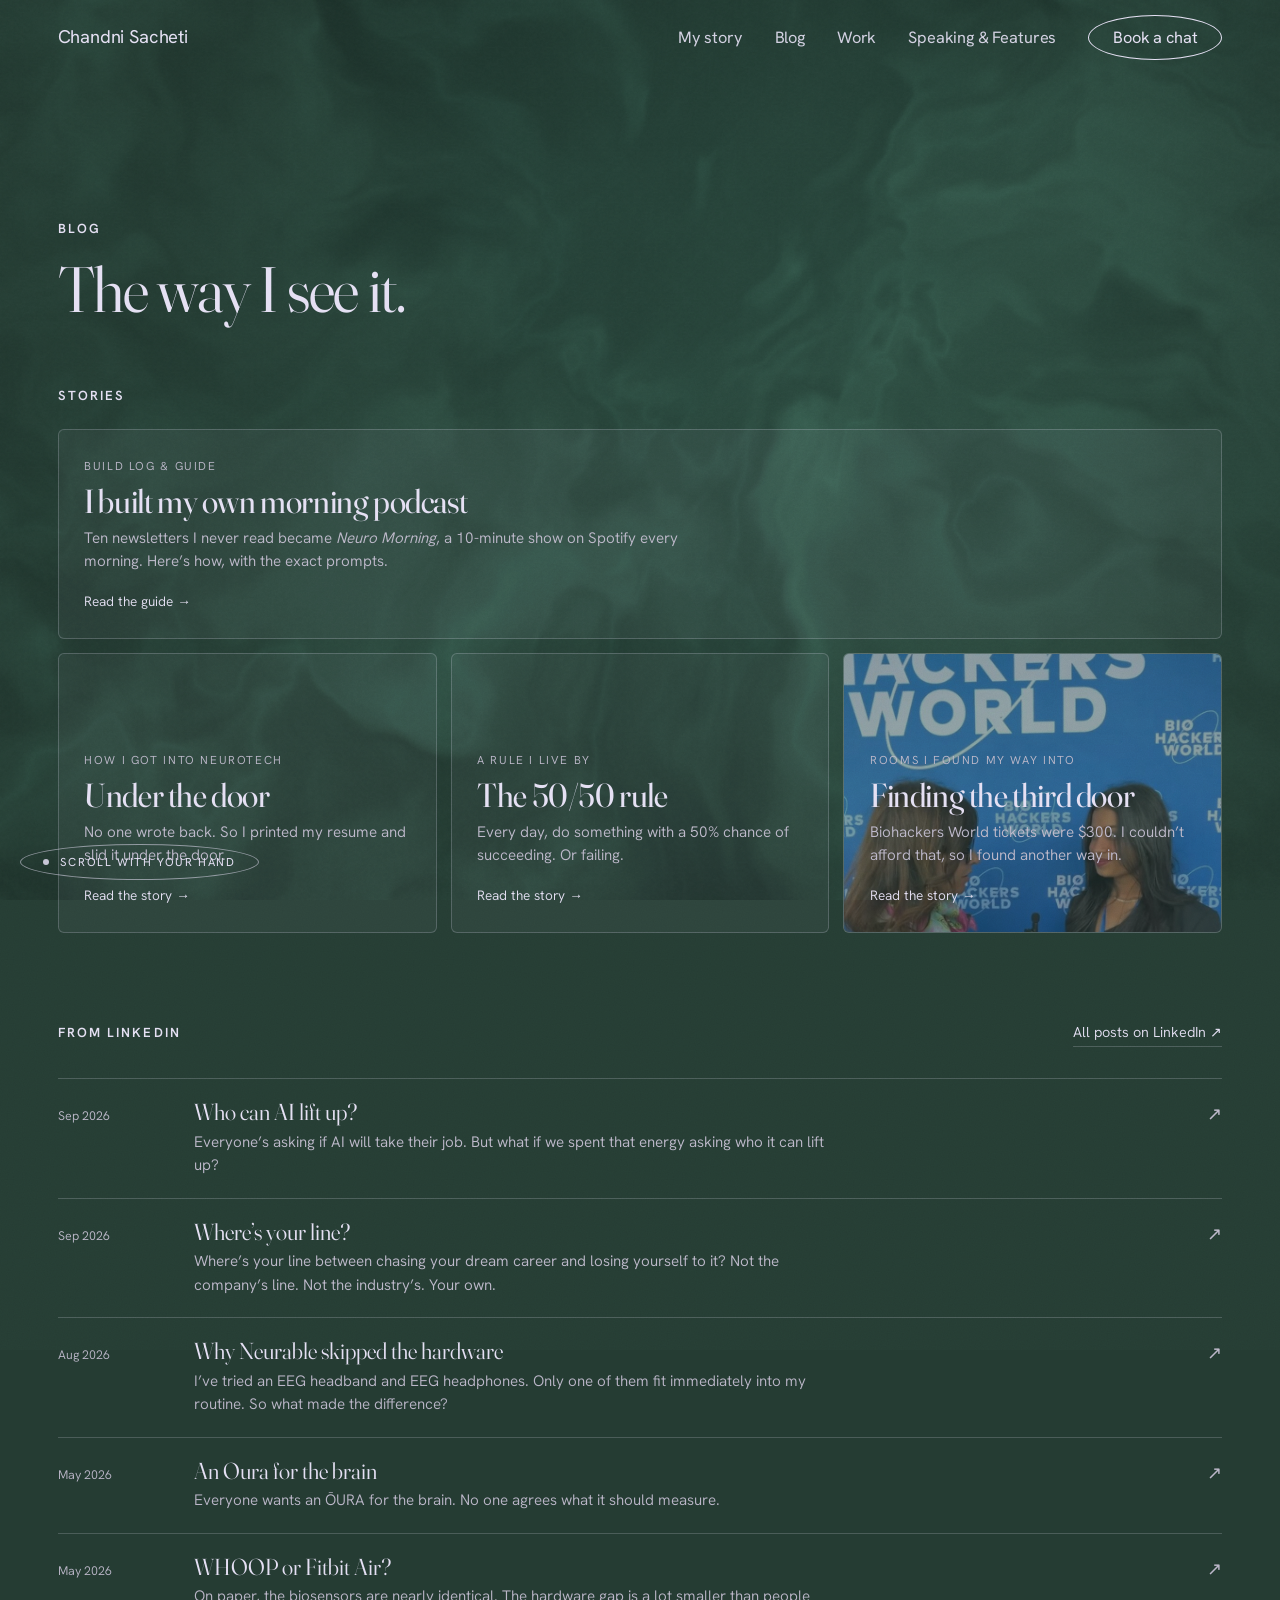
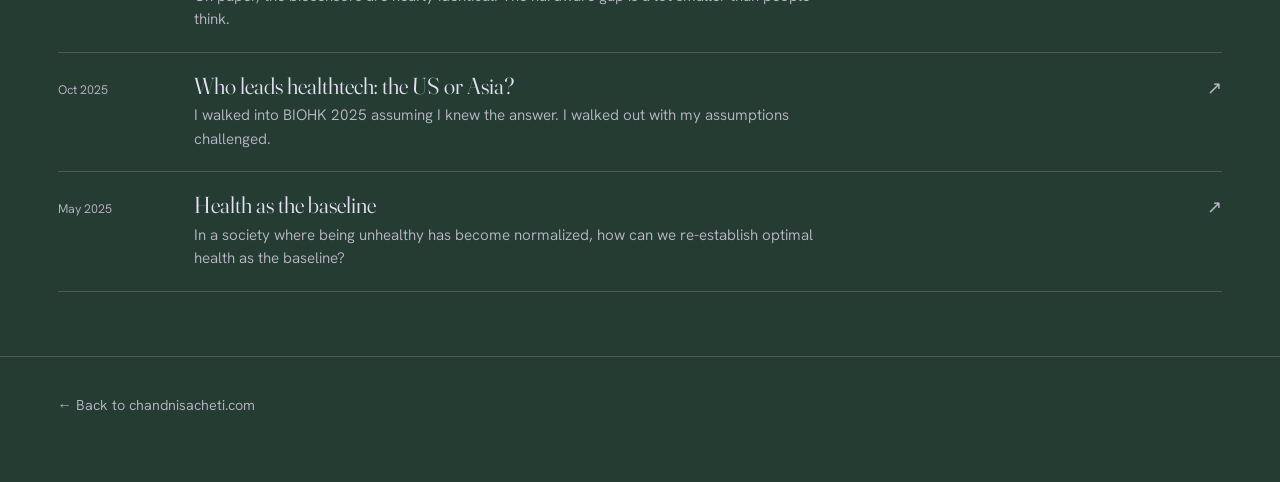
<file: blog.html>
<!doctype html>
<html lang="en">
<head>
<meta charset="utf-8">
<meta name="viewport" content="width=device-width, initial-scale=1, viewport-fit=cover">
<title>Blog | Chandni Sacheti</title>
<meta name="description" content="Chandni Sacheti is a neurotech builder and founder. Her mission is to empower people to unlock their full potential.">
<meta property="og:title" content="Chandni Sacheti">
<meta property="og:description" content="Neurotech builder and founder on a mission to empower people to unlock their full potential.">
<meta property="og:type" content="website">
<meta property="og:url" content="https://chandnisacheti.com/blog.html">
<meta property="og:site_name" content="Chandni Sacheti">
<meta property="og:image" content="https://chandnisacheti.com/assets/og.jpg">
<meta property="og:image:width" content="1200">
<meta property="og:image:height" content="630">
<meta property="og:image:alt" content="Chandni Sacheti, Neurotech Builder &amp; Founder">
<meta name="twitter:card" content="summary_large_image">
<meta name="twitter:image" content="https://chandnisacheti.com/assets/og.jpg">
<meta name="theme-color" content="#253C33">
<link rel="icon" href="favicon.svg" type="image/svg+xml">
<link rel="preload" href="fonts/fraunces-latin-full-normal.woff2" as="font" type="font/woff2" crossorigin>
<link rel="preload" href="fonts/hanken-grotesk-latin-wght-normal.woff2" as="font" type="font/woff2" crossorigin>
<link rel="stylesheet" href="styles.css?v=58">
</head>
<body class="page-stories">
<a class="skip" href="#main">Skip to content</a>
<div class="glow" aria-hidden="true"><span class="glow-a"></span><span class="glow-b"></span></div>

<header class="bar">
  <div class="bar-inner">
    <a class="brand" href="index.html">Chandni Sacheti</a>
    <button class="menu-btn" type="button" aria-expanded="false" aria-controls="site-nav" data-menu><span class="menu-lines" aria-hidden="true"></span><span class="menu-label">Menu</span></button>
    <nav aria-label="Main" id="site-nav">
      <ul>
        <li><a href="index.html#about">My story</a></li>
        <li><a href="blog.html" aria-current="page">Blog</a></li>
        <li><a href="index.html#work">Work</a></li>
        <li><a href="index.html#speaking">Speaking &amp; Features</a></li>
        <li><a href="index.html#book" class="nav-cta">Book a chat</a></li>
      </ul>
    </nav>
  </div>
</header>

<main id="main" class="sp">
  <header class="sp-hero">
    <p class="label">Blog</p>
    <h1 class="sp-h">The way I see it.</h1>
  </header>

  <section class="bi" aria-labelledby="stories-h">
    <h2 class="label" id="stories-h">Stories</h2>
    <div class="bi-grid">
      <a class="bi-card bi-card-wide" href="daily-podcast.html"><span class="st-kicker">Build log &amp; guide</span><span class="bi-title">I built my own morning podcast</span><span class="st-dek">Ten newsletters I never read became <em>Neuro Morning</em>, a 10-minute show on Spotify every morning. Here&#8217;s how, with the exact prompts.</span><span class="bi-read">Read the guide &#8594;</span></a>
      <a class="bi-card" href="under-the-door.html"><span class="st-kicker">How I got into neurotech</span><span class="bi-title">Under the door</span><span class="st-dek">No one wrote back. So I printed my resume and slid it under the door.</span><span class="bi-read">Read the story &#8594;</span></a>
      <a class="bi-card" href="fifty-fifty.html"><span class="st-kicker">A rule I live by</span><span class="bi-title">The 50/50 rule</span><span class="st-dek">Every day, do something with a 50% chance of succeeding. Or failing.</span><span class="bi-read">Read the story &#8594;</span></a>
      <a class="bi-card bi-card-photo" href="third-door.html"><img src="assets/feat-biohackers.jpg" alt="" loading="lazy" decoding="async"><span class="st-kicker">Rooms I found my way into</span><span class="bi-title">Finding the third door</span><span class="st-dek">Biohackers World tickets were $300. I couldn&#8217;t afford that, so I found another way in.</span><span class="bi-read">Read the story &#8594;</span></a>
    </div>
  </section>

  <section class="bl" aria-labelledby="posts-h">
    <div class="st-head"><h2 class="label" id="posts-h">From LinkedIn</h2><a class="st-all" href="https://www.linkedin.com/in/chandnisacheti/recent-activity/all/" target="_blank" rel="noopener">All posts on LinkedIn &#8599;</a></div>
    <ul class="bl-list">
      <li><a class="bl-row" href="https://www.linkedin.com/feed/update/urn%3Ali%3Ashare%3A7509303994624819201" target="_blank" rel="noopener"><span class="sp-date">Sep 2026</span><span class="bl-main"><span class="bl-title">Who can AI lift up?</span><span class="bl-dek">Everyone&#8217;s asking if AI will take their job. But what if we spent that energy asking who it can lift up?</span></span><span class="bl-arrow" aria-hidden="true">&#8599;</span></a></li>
      <li><a class="bl-row" href="https://www.linkedin.com/feed/update/urn%3Ali%3AugcPost%3A7501761398004420609" target="_blank" rel="noopener"><span class="sp-date">Sep 2026</span><span class="bl-main"><span class="bl-title">Where&#8217;s your line?</span><span class="bl-dek">Where&#8217;s your line between chasing your dream career and losing yourself to it? Not the company&#8217;s line. Not the industry&#8217;s. Your own.</span></span><span class="bl-arrow" aria-hidden="true">&#8599;</span></a></li>
      <li><a class="bl-row" href="https://www.linkedin.com/feed/update/urn%3Ali%3AugcPost%3A7490982506406703104" target="_blank" rel="noopener"><span class="sp-date">Aug 2026</span><span class="bl-main"><span class="bl-title">Why Neurable skipped the hardware</span><span class="bl-dek">I&#8217;ve tried an EEG headband and EEG headphones. Only one of them fit immediately into my routine. So what made the difference?</span></span><span class="bl-arrow" aria-hidden="true">&#8599;</span></a></li>
      <li><a class="bl-row" href="https://www.linkedin.com/feed/update/urn%3Ali%3AugcPost%3A7457575595489775616" target="_blank" rel="noopener"><span class="sp-date">May 2026</span><span class="bl-main"><span class="bl-title">An Oura for the brain</span><span class="bl-dek">Everyone wants an &#332;URA for the brain. No one agrees what it should measure.</span></span><span class="bl-arrow" aria-hidden="true">&#8599;</span></a></li>
      <li><a class="bl-row" href="https://www.linkedin.com/feed/update/urn%3Ali%3Ashare%3A7466267176606547968" target="_blank" rel="noopener"><span class="sp-date">May 2026</span><span class="bl-main"><span class="bl-title">WHOOP or Fitbit Air?</span><span class="bl-dek">On paper, the biosensors are nearly identical. The hardware gap is a lot smaller than people think.</span></span><span class="bl-arrow" aria-hidden="true">&#8599;</span></a></li>
      <li><a class="bl-row" href="https://www.linkedin.com/feed/update/urn%3Ali%3AugcPost%3A7379580097504272384" target="_blank" rel="noopener"><span class="sp-date">Oct 2025</span><span class="bl-main"><span class="bl-title">Who leads healthtech: the US or Asia?</span><span class="bl-dek">I walked into BIOHK 2025 assuming I knew the answer. I walked out with my assumptions challenged.</span></span><span class="bl-arrow" aria-hidden="true">&#8599;</span></a></li>
      <li><a class="bl-row" href="https://www.linkedin.com/feed/update/urn%3Ali%3AugcPost%3A7332909857970315264" target="_blank" rel="noopener"><span class="sp-date">May 2025</span><span class="bl-main"><span class="bl-title">Health as the baseline</span><span class="bl-dek">In a society where being unhealthy has become normalized, how can we re-establish optimal health as the baseline?</span></span><span class="bl-arrow" aria-hidden="true">&#8599;</span></a></li>
    </ul>
  </section>
</main>

<footer class="sp-foot"><a href="index.html">&#8592; Back to chandnisacheti.com</a></footer>
<script src="main.js?v=6" defer></script>
<script src="assets/vendor/gsap.min.js" defer></script>
<script src="assets/vendor/ScrollTrigger.min.js" defer></script>
<script src="assets/motion.js?v=1" defer></script>
<script type="module" src="assets/bg.js?v=14"></script>
</body>
</html>
</file>
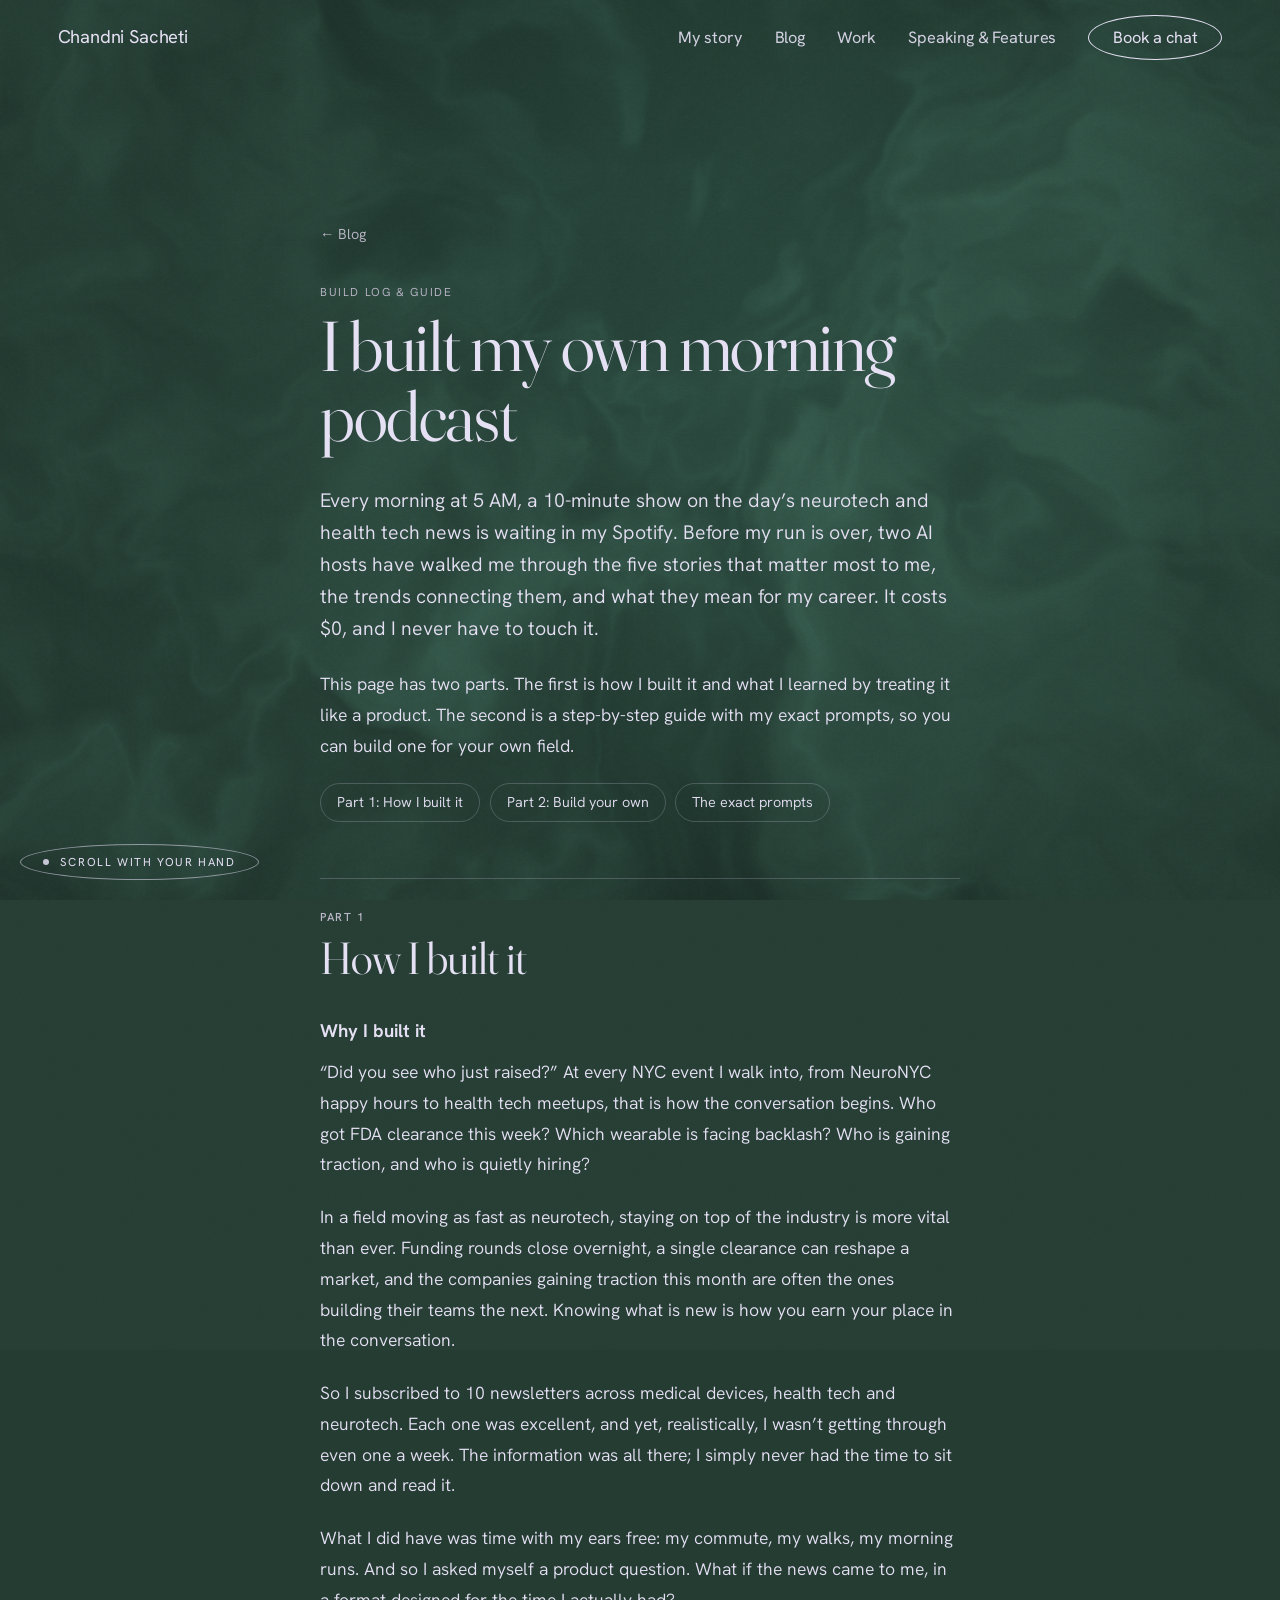
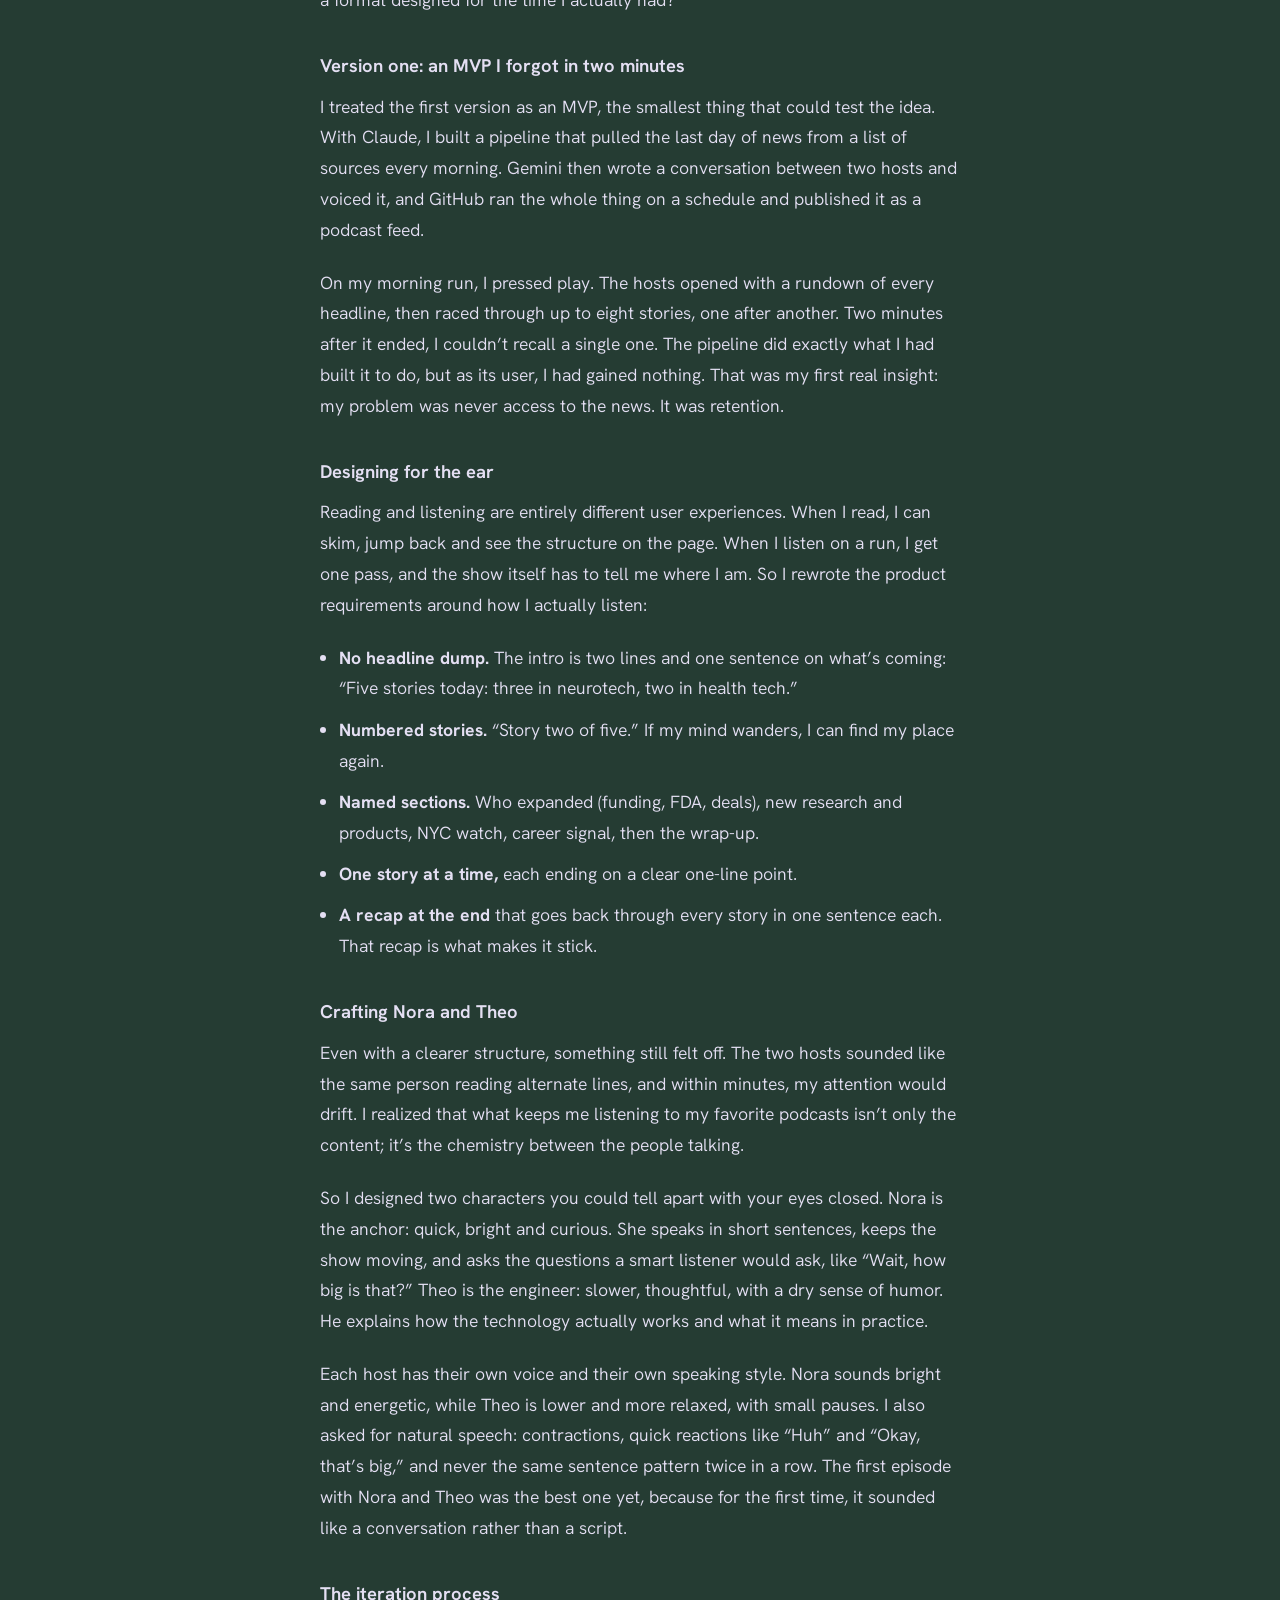
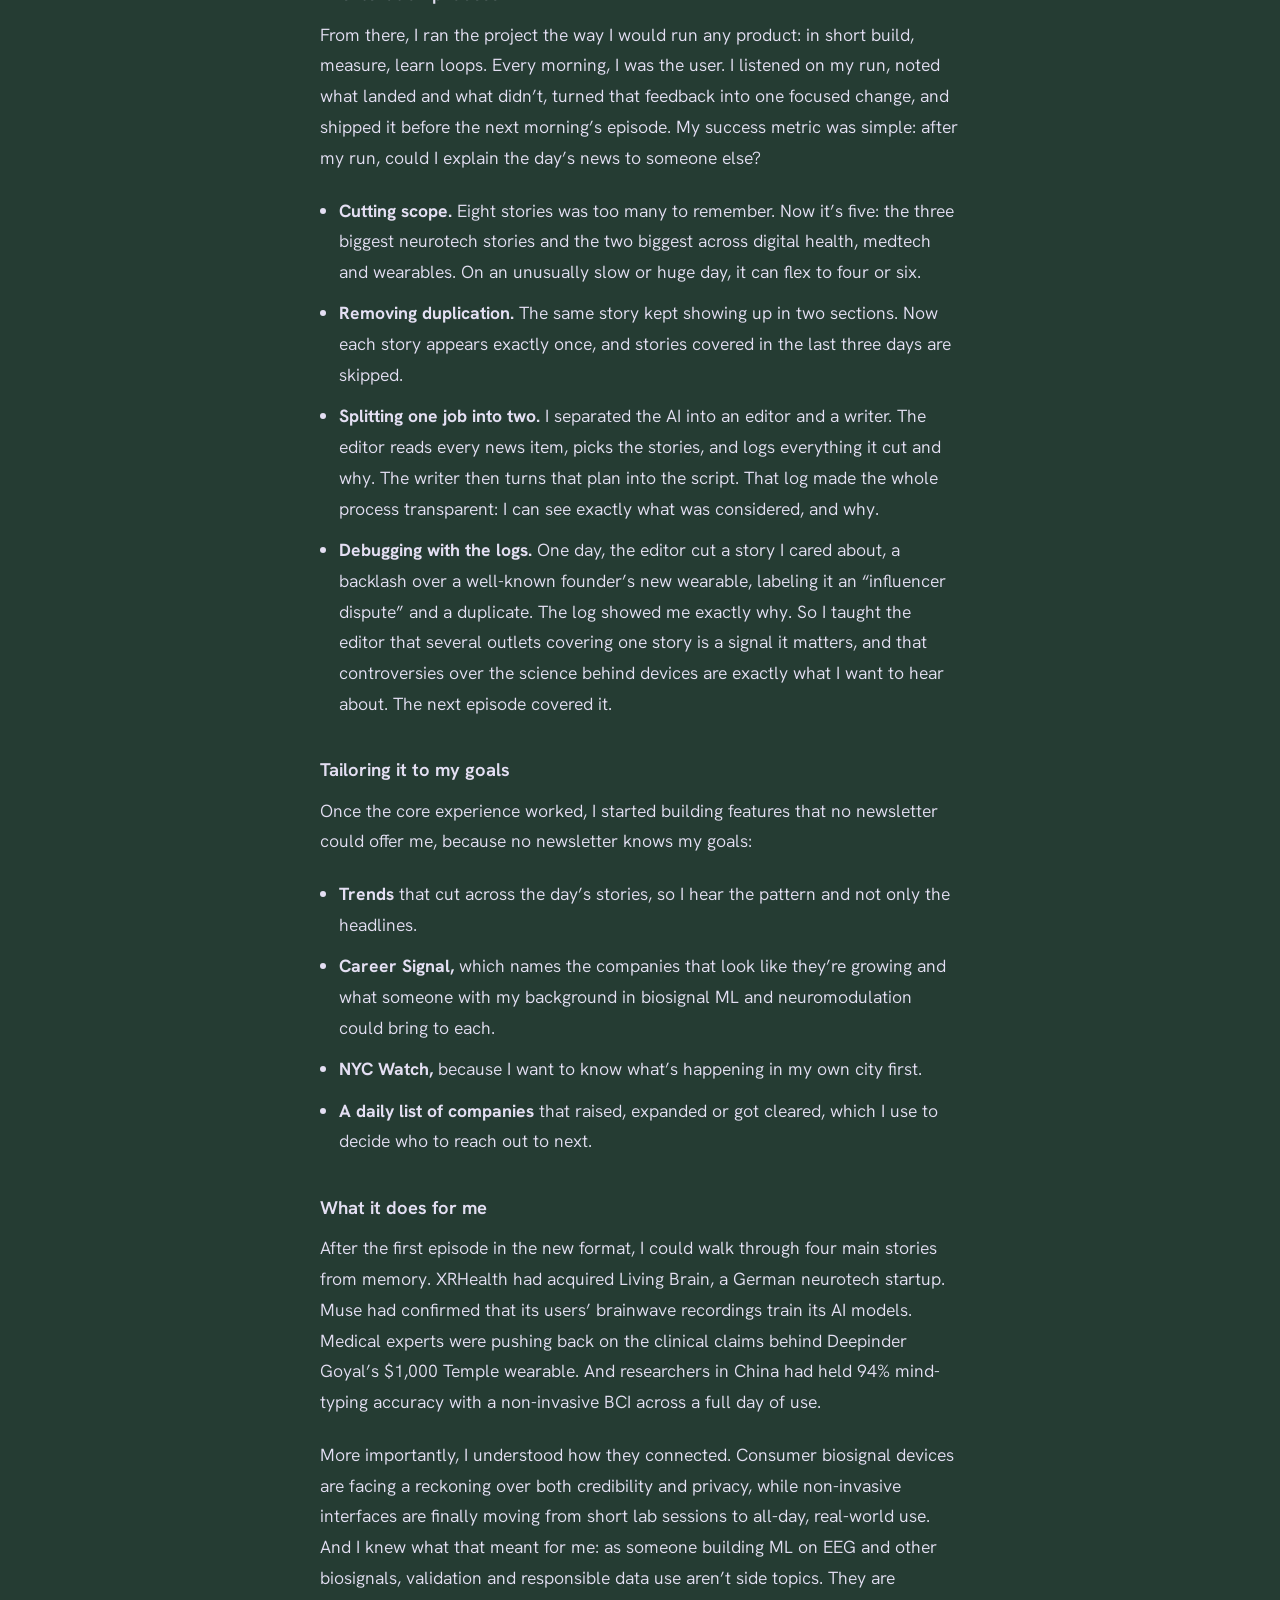
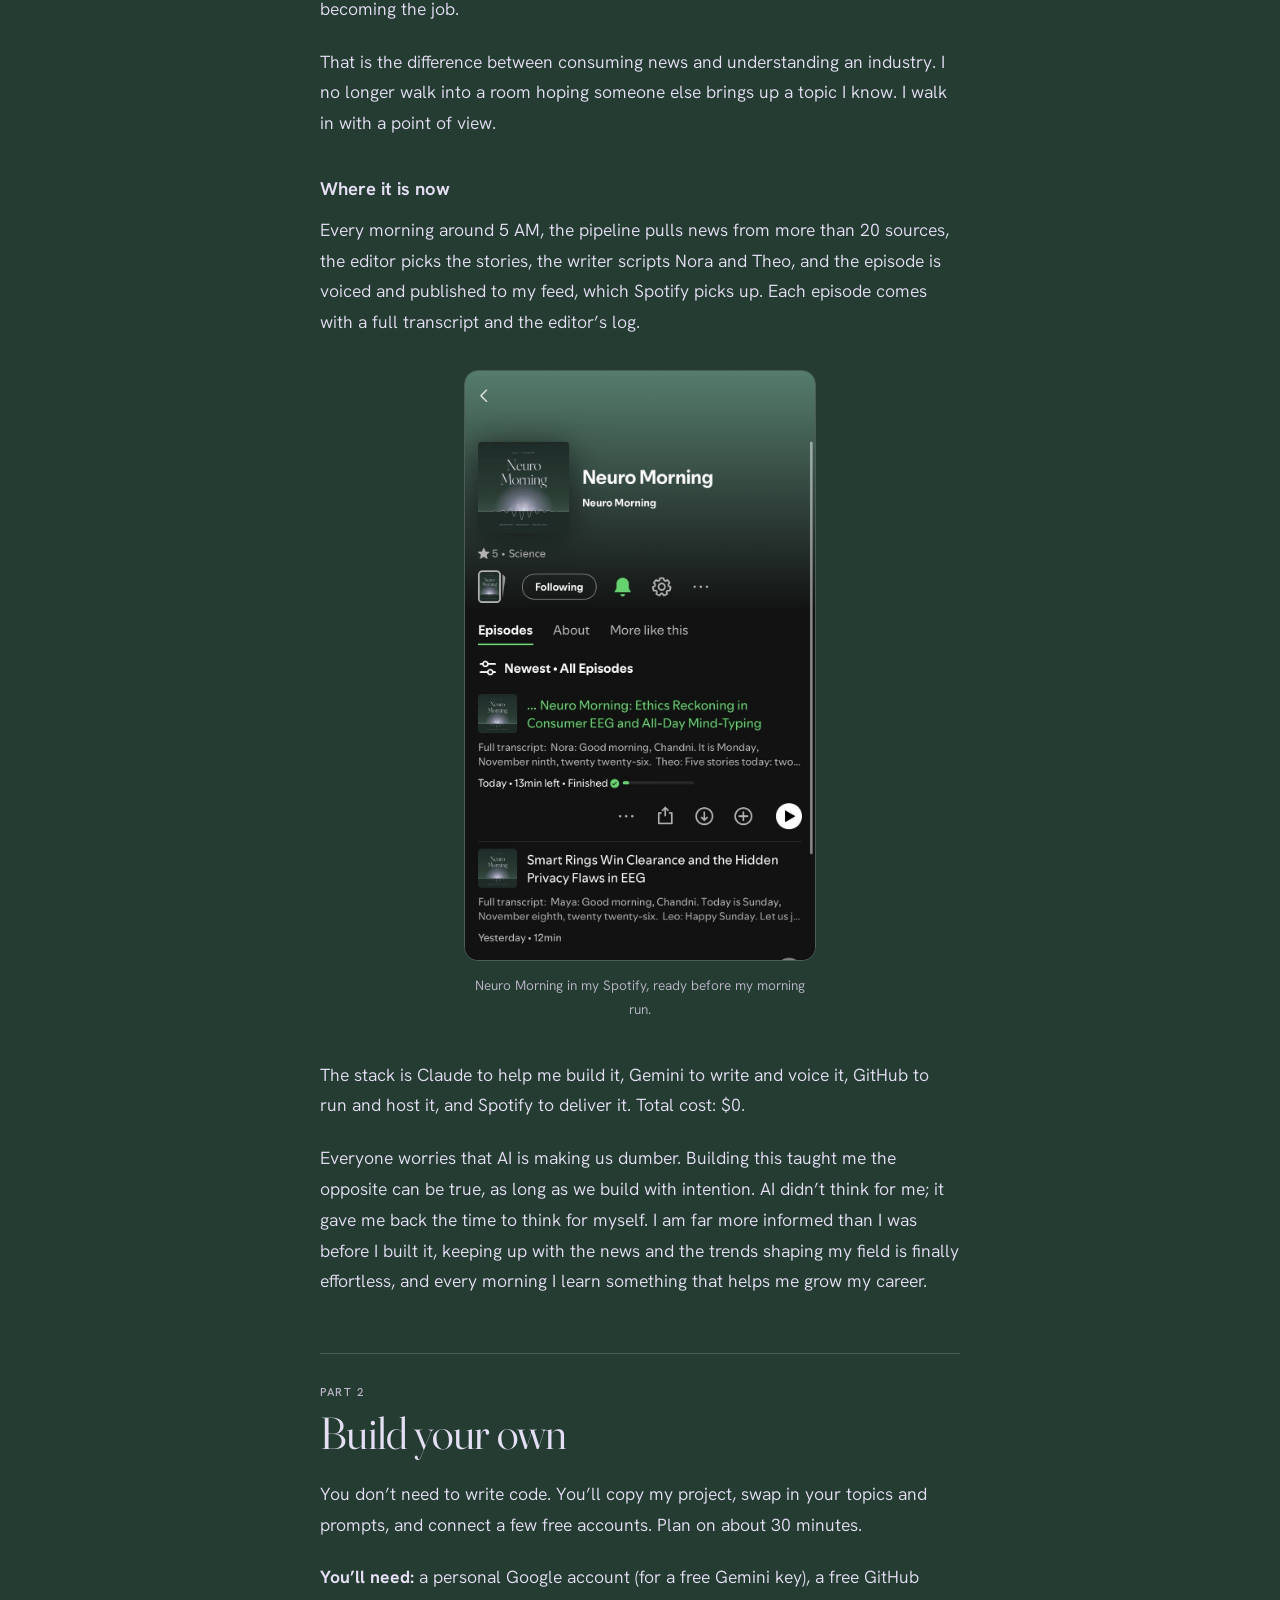
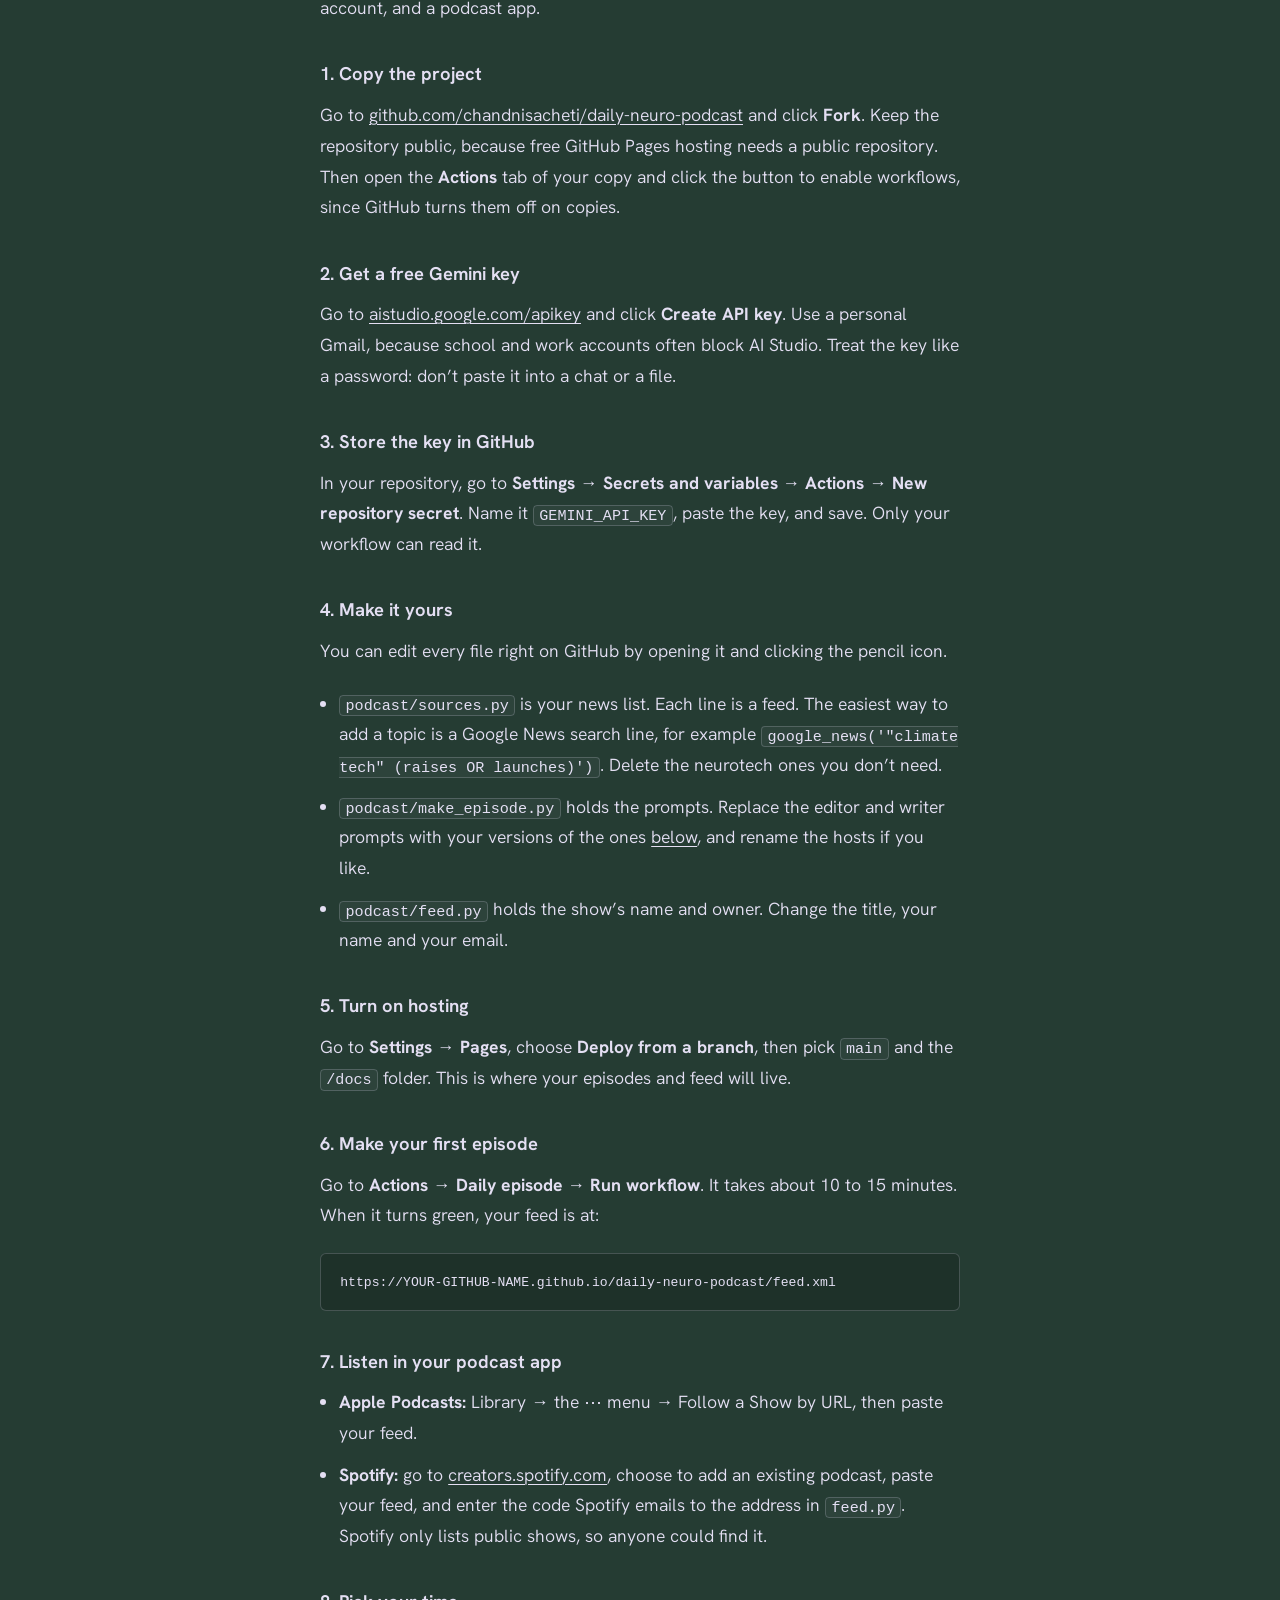
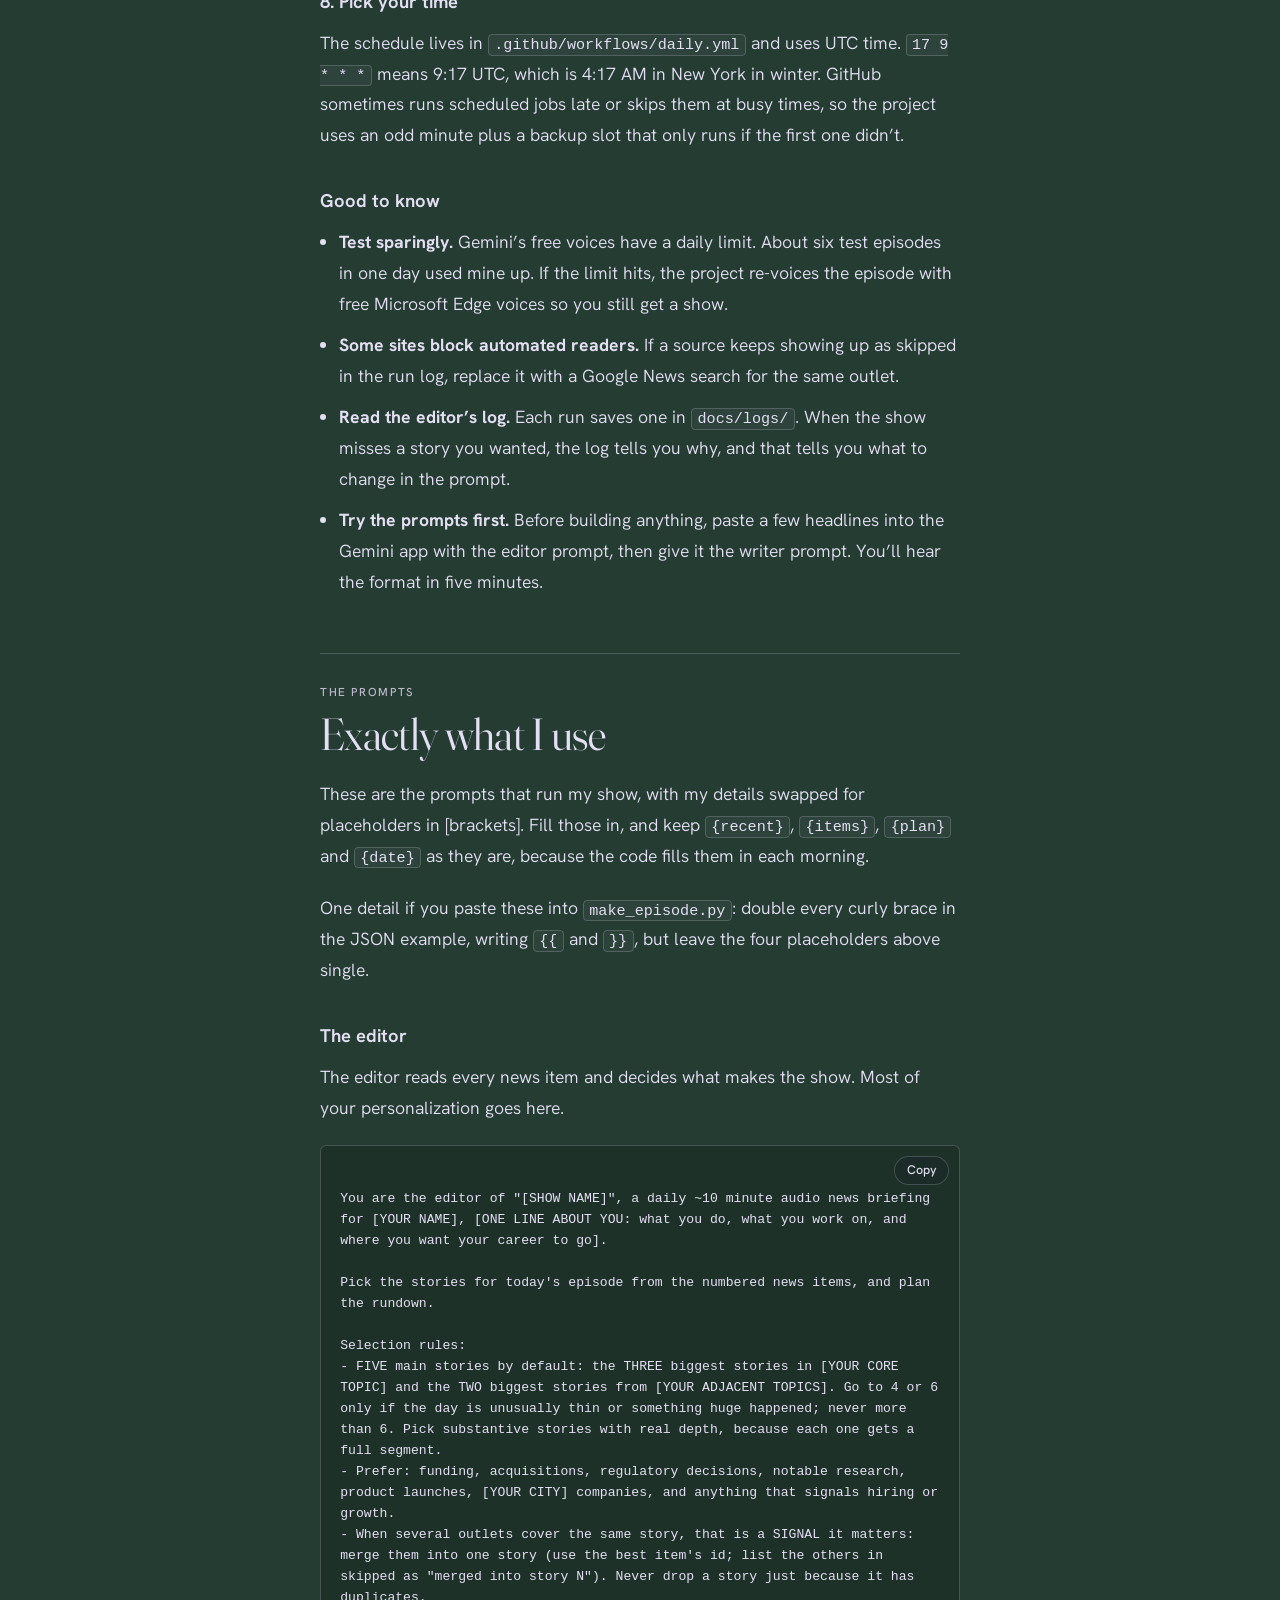
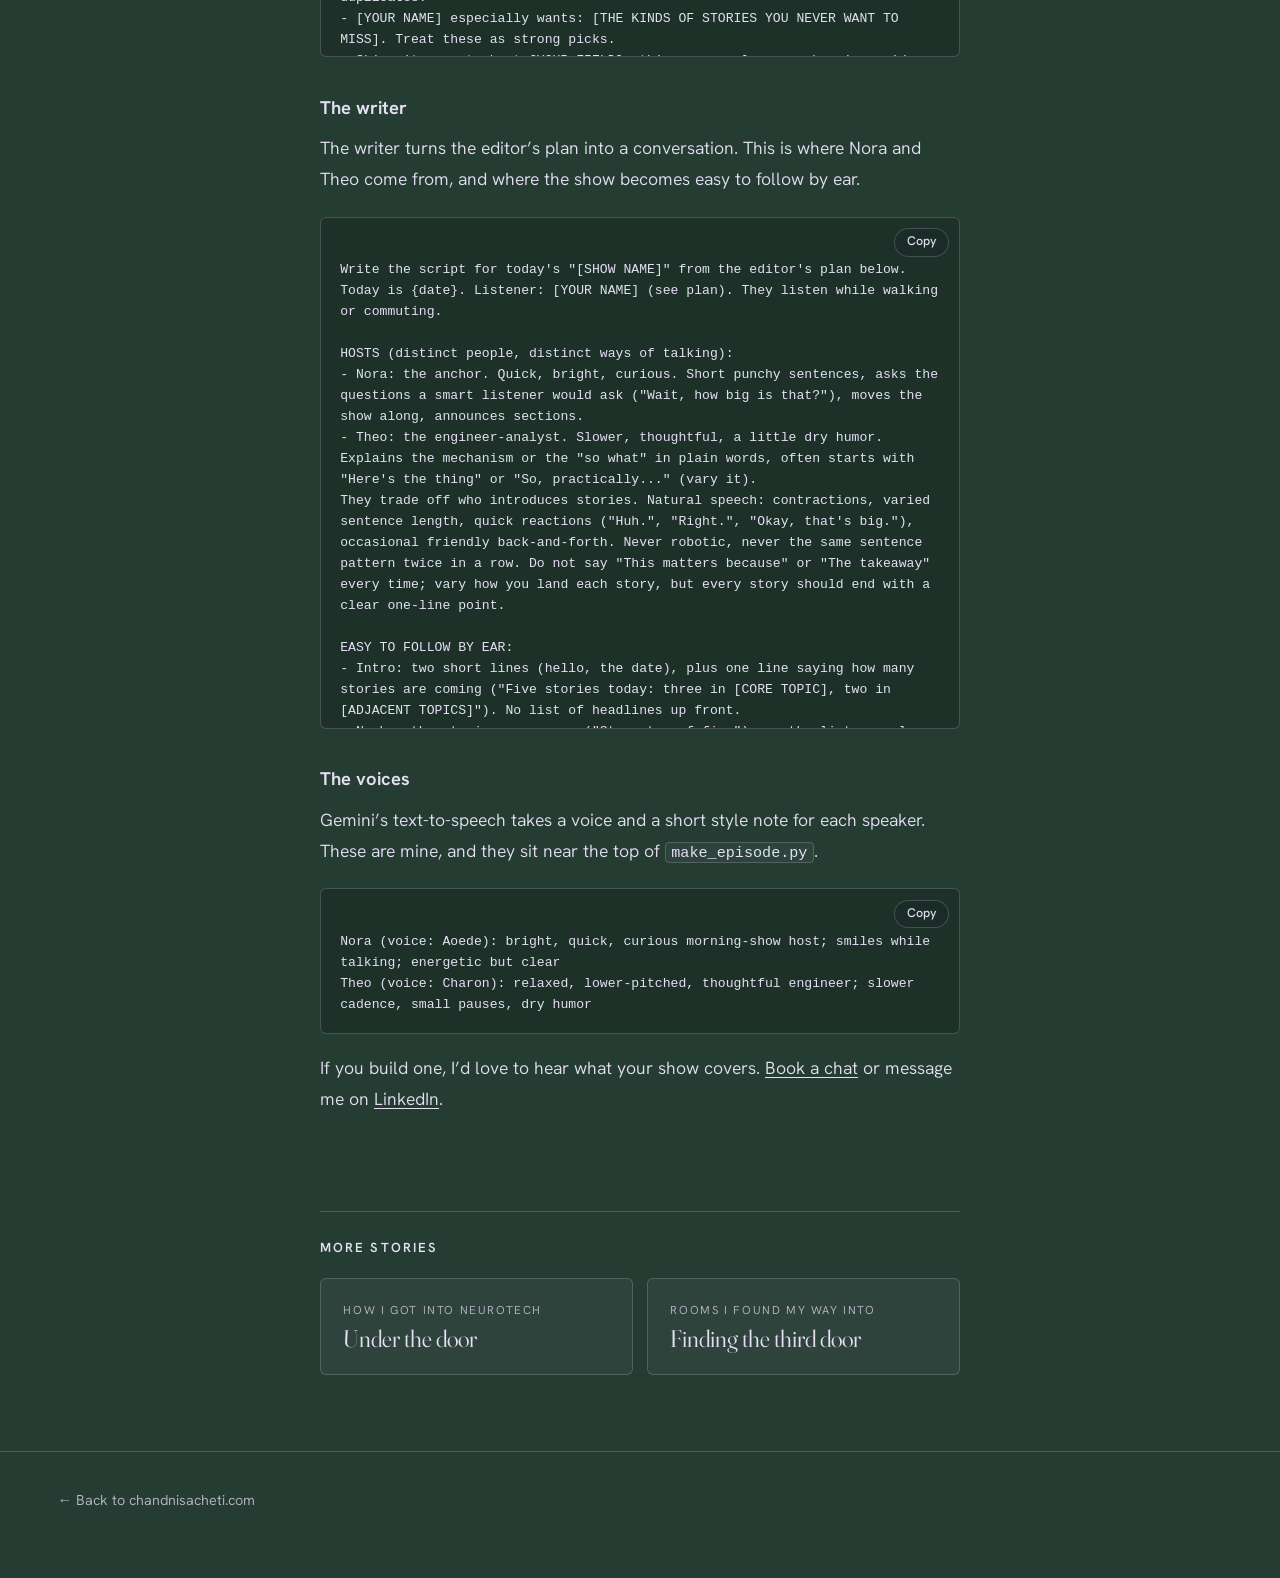
<file: daily-podcast.html>
<!doctype html>
<html lang="en">
<head>
<meta charset="utf-8">
<meta name="viewport" content="width=device-width, initial-scale=1, viewport-fit=cover">
<title>I built my own morning podcast | Chandni Sacheti</title>
<meta name="description" content="How I built a free AI podcast that turns the day's neurotech and health tech news into a 10-minute show on Spotify every morning, and a step-by-step guide with the exact prompts so you can build your own.">
<meta property="og:title" content="I built my own morning podcast">
<meta property="og:description" content="A free AI news podcast on Spotify every morning. How I built it, and how you can build yours with the exact prompts.">
<meta property="og:type" content="article">
<meta property="og:url" content="https://chandnisacheti.com/daily-podcast.html">
<meta property="og:site_name" content="Chandni Sacheti">
<meta property="og:image" content="https://chandnisacheti.com/assets/og.jpg">
<meta property="og:image:width" content="1200">
<meta property="og:image:height" content="630">
<meta property="og:image:alt" content="Chandni Sacheti, Neurotech Builder &amp; Founder">
<meta name="twitter:card" content="summary_large_image">
<meta name="twitter:image" content="https://chandnisacheti.com/assets/og.jpg">
<meta name="theme-color" content="#253C33">
<link rel="icon" href="favicon.svg" type="image/svg+xml">
<link rel="preload" href="fonts/fraunces-latin-full-normal.woff2" as="font" type="font/woff2" crossorigin>
<link rel="preload" href="fonts/hanken-grotesk-latin-wght-normal.woff2" as="font" type="font/woff2" crossorigin>
<link rel="stylesheet" href="styles.css?v=58">
</head>
<body class="page-stories page-post">
<a class="skip" href="#main">Skip to content</a>
<div class="glow" aria-hidden="true"><span class="glow-a"></span><span class="glow-b"></span></div>

<header class="bar">
  <div class="bar-inner">
    <a class="brand" href="index.html">Chandni Sacheti</a>
    <button class="menu-btn" type="button" aria-expanded="false" aria-controls="site-nav" data-menu><span class="menu-lines" aria-hidden="true"></span><span class="menu-label">Menu</span></button>
    <nav aria-label="Main" id="site-nav">
      <ul>
        <li><a href="index.html#about">My story</a></li>
        <li><a href="blog.html" aria-current="page">Blog</a></li>
        <li><a href="index.html#work">Work</a></li>
        <li><a href="index.html#speaking">Speaking &amp; Features</a></li>
        <li><a href="index.html#book" class="nav-cta">Book a chat</a></li>
      </ul>
    </nav>
  </div>
</header>

<main id="main" class="po">
  <article class="po-art">
    <a class="po-back" href="blog.html">&#8592; Blog</a>
    <p class="st-kicker">Build log &amp; guide</p>
    <h1 class="po-h">I built my own morning podcast</h1>
    <div class="po-body">
      <p class="po-lede">Every morning at 5 AM, a 10-minute show on the day&#8217;s neurotech and health tech news is waiting in my Spotify. Before my run is over, two AI hosts have walked me through the five stories that matter most to me, the trends connecting them, and what they mean for my career. It costs $0, and I never have to touch it.</p>
      <p>This page has two parts. The first is how I built it and what I learned by treating it like a product. The second is a step-by-step guide with my exact prompts, so you can build one for your own field.</p>
      <ul class="po-toc">
        <li><a href="#story">Part 1: How I built it</a></li>
        <li><a href="#guide">Part 2: Build your own</a></li>
        <li><a href="#prompts">The exact prompts</a></li>
      </ul>

      <h2 id="story"><span class="po-part">Part 1</span>How I built it</h2>

      <h3>Why I built it</h3>
      <p>&#8220;Did you see who just raised?&#8221; At every NYC event I walk into, from NeuroNYC happy hours to health tech meetups, that is how the conversation begins. Who got FDA clearance this week? Which wearable is facing backlash? Who is gaining traction, and who is quietly hiring?</p>
      <p>In a field moving as fast as neurotech, staying on top of the industry is more vital than ever. Funding rounds close overnight, a single clearance can reshape a market, and the companies gaining traction this month are often the ones building their teams the next. Knowing what is new is how you earn your place in the conversation.</p>
      <p>So I subscribed to 10 newsletters across medical devices, health tech and neurotech. Each one was excellent, and yet, realistically, I wasn&#8217;t getting through even one a week. The information was all there; I simply never had the time to sit down and read it.</p>
      <p>What I did have was time with my ears free: my commute, my walks, my morning runs. And so I asked myself a product question. What if the news came to me, in a format designed for the time I actually had?</p>

      <h3>Version one: an MVP I forgot in two minutes</h3>
      <p>I treated the first version as an MVP, the smallest thing that could test the idea. With Claude, I built a pipeline that pulled the last day of news from a list of sources every morning. Gemini then wrote a conversation between two hosts and voiced it, and GitHub ran the whole thing on a schedule and published it as a podcast feed.</p>
      <p>On my morning run, I pressed play. The hosts opened with a rundown of every headline, then raced through up to eight stories, one after another. Two minutes after it ended, I couldn&#8217;t recall a single one. The pipeline did exactly what I had built it to do, but as its user, I had gained nothing. That was my first real insight: my problem was never access to the news. It was retention.</p>

      <h3>Designing for the ear</h3>
      <p>Reading and listening are entirely different user experiences. When I read, I can skim, jump back and see the structure on the page. When I listen on a run, I get one pass, and the show itself has to tell me where I am. So I rewrote the product requirements around how I actually listen:</p>
      <ul>
        <li><strong>No headline dump.</strong> The intro is two lines and one sentence on what&#8217;s coming: &#8220;Five stories today: three in neurotech, two in health tech.&#8221;</li>
        <li><strong>Numbered stories.</strong> &#8220;Story two of five.&#8221; If my mind wanders, I can find my place again.</li>
        <li><strong>Named sections.</strong> Who expanded (funding, FDA, deals), new research and products, NYC watch, career signal, then the wrap-up.</li>
        <li><strong>One story at a time,</strong> each ending on a clear one-line point.</li>
        <li><strong>A recap at the end</strong> that goes back through every story in one sentence each. That recap is what makes it stick.</li>
      </ul>

      <h3>Crafting Nora and Theo</h3>
      <p>Even with a clearer structure, something still felt off. The two hosts sounded like the same person reading alternate lines, and within minutes, my attention would drift. I realized that what keeps me listening to my favorite podcasts isn&#8217;t only the content; it&#8217;s the chemistry between the people talking.</p>
      <p>So I designed two characters you could tell apart with your eyes closed. Nora is the anchor: quick, bright and curious. She speaks in short sentences, keeps the show moving, and asks the questions a smart listener would ask, like &#8220;Wait, how big is that?&#8221; Theo is the engineer: slower, thoughtful, with a dry sense of humor. He explains how the technology actually works and what it means in practice.</p>
      <p>Each host has their own voice and their own speaking style. Nora sounds bright and energetic, while Theo is lower and more relaxed, with small pauses. I also asked for natural speech: contractions, quick reactions like &#8220;Huh&#8221; and &#8220;Okay, that&#8217;s big,&#8221; and never the same sentence pattern twice in a row. The first episode with Nora and Theo was the best one yet, because for the first time, it sounded like a conversation rather than a script.</p>

      <h3>The iteration process</h3>
      <p>From there, I ran the project the way I would run any product: in short build, measure, learn loops. Every morning, I was the user. I listened on my run, noted what landed and what didn&#8217;t, turned that feedback into one focused change, and shipped it before the next morning&#8217;s episode. My success metric was simple: after my run, could I explain the day&#8217;s news to someone else?</p>
      <ul>
        <li><strong>Cutting scope.</strong> Eight stories was too many to remember. Now it&#8217;s five: the three biggest neurotech stories and the two biggest across digital health, medtech and wearables. On an unusually slow or huge day, it can flex to four or six.</li>
        <li><strong>Removing duplication.</strong> The same story kept showing up in two sections. Now each story appears exactly once, and stories covered in the last three days are skipped.</li>
        <li><strong>Splitting one job into two.</strong> I separated the AI into an editor and a writer. The editor reads every news item, picks the stories, and logs everything it cut and why. The writer then turns that plan into the script. That log made the whole process transparent: I can see exactly what was considered, and why.</li>
        <li><strong>Debugging with the logs.</strong> One day, the editor cut a story I cared about, a backlash over a well-known founder&#8217;s new wearable, labeling it an &#8220;influencer dispute&#8221; and a duplicate. The log showed me exactly why. So I taught the editor that several outlets covering one story is a signal it matters, and that controversies over the science behind devices are exactly what I want to hear about. The next episode covered it.</li>
      </ul>

      <h3>Tailoring it to my goals</h3>
      <p>Once the core experience worked, I started building features that no newsletter could offer me, because no newsletter knows my goals:</p>
      <ul>
        <li><strong>Trends</strong> that cut across the day&#8217;s stories, so I hear the pattern and not only the headlines.</li>
        <li><strong>Career Signal,</strong> which names the companies that look like they&#8217;re growing and what someone with my background in biosignal ML and neuromodulation could bring to each.</li>
        <li><strong>NYC Watch,</strong> because I want to know what&#8217;s happening in my own city first.</li>
        <li><strong>A daily list of companies</strong> that raised, expanded or got cleared, which I use to decide who to reach out to next.</li>
      </ul>

      <h3>What it does for me</h3>
      <p>After the first episode in the new format, I could walk through four main stories from memory. XRHealth had acquired Living Brain, a German neurotech startup. Muse had confirmed that its users&#8217; brainwave recordings train its AI models. Medical experts were pushing back on the clinical claims behind Deepinder Goyal&#8217;s $1,000 Temple wearable. And researchers in China had held 94% mind-typing accuracy with a non-invasive BCI across a full day of use.</p>
      <p>More importantly, I understood how they connected. Consumer biosignal devices are facing a reckoning over both credibility and privacy, while non-invasive interfaces are finally moving from short lab sessions to all-day, real-world use. And I knew what that meant for me: as someone building ML on EEG and other biosignals, validation and responsible data use aren&#8217;t side topics. They are becoming the job.</p>
      <p>That is the difference between consuming news and understanding an industry. I no longer walk into a room hoping someone else brings up a topic I know. I walk in with a point of view.</p>

      <h3>Where it is now</h3>
      <p>Every morning around 5 AM, the pipeline pulls news from more than 20 sources, the editor picks the stories, the writer scripts Nora and Theo, and the episode is voiced and published to my feed, which Spotify picks up. Each episode comes with a full transcript and the editor&#8217;s log.</p>
      <figure class="po-fig po-fig-phone"><img src="assets/neuro-morning-spotify.jpg?v=2" alt="Neuro Morning in Spotify, showing the episodes &#8220;Ethics Reckoning in Consumer EEG and All-Day Mind-Typing&#8221; and &#8220;Smart Rings Win Clearance and the Hidden Privacy Flaws in EEG&#8221;" width="860" height="1447" loading="lazy" decoding="async"><figcaption>Neuro Morning in my Spotify, ready before my morning run.</figcaption></figure>
      <p>The stack is Claude to help me build it, Gemini to write and voice it, GitHub to run and host it, and Spotify to deliver it. Total cost: $0.</p>
      <p>Everyone worries that AI is making us dumber. Building this taught me the opposite can be true, as long as we build with intention. AI didn&#8217;t think for me; it gave me back the time to think for myself. I am far more informed than I was before I built it, keeping up with the news and the trends shaping my field is finally effortless, and every morning I learn something that helps me grow my career.</p>

      <h2 id="guide"><span class="po-part">Part 2</span>Build your own</h2>
      <p>You don&#8217;t need to write code. You&#8217;ll copy my project, swap in your topics and prompts, and connect a few free accounts. Plan on about 30 minutes.</p>
      <p><strong>You&#8217;ll need:</strong> a personal Google account (for a free Gemini key), a free GitHub account, and a podcast app.</p>

      <h3>1. Copy the project</h3>
      <p>Go to <a href="https://github.com/chandnisacheti/daily-neuro-podcast" target="_blank" rel="noopener">github.com/chandnisacheti/daily-neuro-podcast</a> and click <strong>Fork</strong>. Keep the repository public, because free GitHub Pages hosting needs a public repository. Then open the <strong>Actions</strong> tab of your copy and click the button to enable workflows, since GitHub turns them off on copies.</p>

      <h3>2. Get a free Gemini key</h3>
      <p>Go to <a href="https://aistudio.google.com/apikey" target="_blank" rel="noopener">aistudio.google.com/apikey</a> and click <strong>Create API key</strong>. Use a personal Gmail, because school and work accounts often block AI Studio. Treat the key like a password: don&#8217;t paste it into a chat or a file.</p>

      <h3>3. Store the key in GitHub</h3>
      <p>In your repository, go to <strong>Settings &#8594; Secrets and variables &#8594; Actions &#8594; New repository secret</strong>. Name it <code>GEMINI_API_KEY</code>, paste the key, and save. Only your workflow can read it.</p>

      <h3>4. Make it yours</h3>
      <p>You can edit every file right on GitHub by opening it and clicking the pencil icon.</p>
      <ul>
        <li><code>podcast/sources.py</code> is your news list. Each line is a feed. The easiest way to add a topic is a Google News search line, for example <code>google_news('"climate tech" (raises OR launches)')</code>. Delete the neurotech ones you don&#8217;t need.</li>
        <li><code>podcast/make_episode.py</code> holds the prompts. Replace the editor and writer prompts with your versions of the ones <a href="#prompts">below</a>, and rename the hosts if you like.</li>
        <li><code>podcast/feed.py</code> holds the show&#8217;s name and owner. Change the title, your name and your email.</li>
      </ul>

      <h3>5. Turn on hosting</h3>
      <p>Go to <strong>Settings &#8594; Pages</strong>, choose <strong>Deploy from a branch</strong>, then pick <code>main</code> and the <code>/docs</code> folder. This is where your episodes and feed will live.</p>

      <h3>6. Make your first episode</h3>
      <p>Go to <strong>Actions &#8594; Daily episode &#8594; Run workflow</strong>. It takes about 10 to 15 minutes. When it turns green, your feed is at:</p>
      <pre><code>https://YOUR-GITHUB-NAME.github.io/daily-neuro-podcast/feed.xml</code></pre>

      <h3>7. Listen in your podcast app</h3>
      <ul>
        <li><strong>Apple Podcasts:</strong> Library &#8594; the &#8943; menu &#8594; Follow a Show by URL, then paste your feed.</li>
        <li><strong>Spotify:</strong> go to <a href="https://creators.spotify.com" target="_blank" rel="noopener">creators.spotify.com</a>, choose to add an existing podcast, paste your feed, and enter the code Spotify emails to the address in <code>feed.py</code>. Spotify only lists public shows, so anyone could find it.</li>
      </ul>

      <h3>8. Pick your time</h3>
      <p>The schedule lives in <code>.github/workflows/daily.yml</code> and uses UTC time. <code>17 9 * * *</code> means 9:17 UTC, which is 4:17 AM in New York in winter. GitHub sometimes runs scheduled jobs late or skips them at busy times, so the project uses an odd minute plus a backup slot that only runs if the first one didn&#8217;t.</p>

      <h3>Good to know</h3>
      <ul>
        <li><strong>Test sparingly.</strong> Gemini&#8217;s free voices have a daily limit. About six test episodes in one day used mine up. If the limit hits, the project re-voices the episode with free Microsoft Edge voices so you still get a show.</li>
        <li><strong>Some sites block automated readers.</strong> If a source keeps showing up as skipped in the run log, replace it with a Google News search for the same outlet.</li>
        <li><strong>Read the editor&#8217;s log.</strong> Each run saves one in <code>docs/logs/</code>. When the show misses a story you wanted, the log tells you why, and that tells you what to change in the prompt.</li>
        <li><strong>Try the prompts first.</strong> Before building anything, paste a few headlines into the Gemini app with the editor prompt, then give it the writer prompt. You&#8217;ll hear the format in five minutes.</li>
      </ul>

      <h2 id="prompts"><span class="po-part">The prompts</span>Exactly what I use</h2>
      <p>These are the prompts that run my show, with my details swapped for placeholders in [brackets]. Fill those in, and keep <code>{recent}</code>, <code>{items}</code>, <code>{plan}</code> and <code>{date}</code> as they are, because the code fills them in each morning.</p>
      <p>One detail if you paste these into <code>make_episode.py</code>: double every curly brace in the JSON example, writing <code>{{</code> and <code>}}</code>, but leave the four placeholders above single.</p>

      <h3>The editor</h3>
      <p>The editor reads every news item and decides what makes the show. Most of your personalization goes here.</p>
      <div class="po-code">
        <button class="copy po-copy" type="button" data-copy-prompt>Copy</button>
<pre><code>You are the editor of "[SHOW NAME]", a daily ~10 minute audio news briefing for [YOUR NAME], [ONE LINE ABOUT YOU: what you do, what you work on, and where you want your career to go].

Pick the stories for today's episode from the numbered news items, and plan the rundown.

Selection rules:
- FIVE main stories by default: the THREE biggest stories in [YOUR CORE TOPIC] and the TWO biggest stories from [YOUR ADJACENT TOPICS]. Go to 4 or 6 only if the day is unusually thin or something huge happened; never more than 6. Pick substantive stories with real depth, because each one gets a full segment.
- Prefer: funding, acquisitions, regulatory decisions, notable research, product launches, [YOUR CITY] companies, and anything that signals hiring or growth.
- When several outlets cover the same story, that is a SIGNAL it matters: merge them into one story (use the best item's id; list the others in skipped as "merged into story N"). Never drop a story just because it has duplicates.
- [YOUR NAME] especially wants: [THE KINDS OF STORIES YOU NEVER WANT TO MISS]. Treat these as strong picks.
- Skip: items not about [YOUR FIELD], thin press releases, shopping guides and generic product reviews, and stories already covered in recent episodes (listed below) unless there is a genuinely new development.
- Each story appears ONCE in the whole episode. Never assign the same story to two sections.
- Choose stories that connect to each other where possible, so the Trends segment has something real to tie together.

Sections are flexible. Default order: "Who Expanded" (funding, deals, approvals, growth), "New Research and Products", "[YOUR CITY] Watch", "Trends", "Career Signal", "Recap". Drop a section if it would only repeat earlier stories. Rename or reorder sections when that makes the day clearer. Trends, Career Signal and Recap tie together stories already told and must not introduce repeats as new stories.

Recently covered stories (do not repeat): {recent}

Return JSON:
{"title": "short episode title",
  "sections": [{"name": "...", "stories": [{"id": 3, "angle": "one line: what to emphasize and why it matters to [YOUR NAME]"}]}],
  "trends": ["2 to 3 trends, each naming which of today's stories (by id) show it and what it means for the field"],
  "career_signal": "3 to 4 concrete lines: which companies or areas look like they are growing or hiring, and the specific role or pitch [YOUR NAME] could make to each",
  "recap": ["exactly one memorable line per main story, in the order they were told"],
  "skipped": [{"id": 7, "reason": "short reason"}]}
Every item id must appear exactly once, either in a section or in skipped.

NEWS ITEMS (JSON):
{items}</code></pre>
      </div>

      <h3>The writer</h3>
      <p>The writer turns the editor&#8217;s plan into a conversation. This is where Nora and Theo come from, and where the show becomes easy to follow by ear.</p>
      <div class="po-code">
        <button class="copy po-copy" type="button" data-copy-prompt>Copy</button>
<pre><code>Write the script for today's "[SHOW NAME]" from the editor's plan below.
Today is {date}. Listener: [YOUR NAME] (see plan). They listen while walking or commuting.

HOSTS (distinct people, distinct ways of talking):
- Nora: the anchor. Quick, bright, curious. Short punchy sentences, asks the questions a smart listener would ask ("Wait, how big is that?"), moves the show along, announces sections.
- Theo: the engineer-analyst. Slower, thoughtful, a little dry humor. Explains the mechanism or the "so what" in plain words, often starts with "Here's the thing" or "So, practically..." (vary it).
They trade off who introduces stories. Natural speech: contractions, varied sentence length, quick reactions ("Huh.", "Right.", "Okay, that's big."), occasional friendly back-and-forth. Never robotic, never the same sentence pattern twice in a row. Do not say "This matters because" or "The takeaway" every time; vary how you land each story, but every story should end with a clear one-line point.

EASY TO FOLLOW BY EAR:
- Intro: two short lines (hello, the date), plus one line saying how many stories are coming ("Five stories today: three in [CORE TOPIC], two in [ADJACENT TOPICS]"). No list of headlines up front.
- Number the stories as you go ("Story two of five"), so the listener always knows where they are.
- Announce each section clearly by name, e.g. "Okay, first up: who expanded this week." Signal transitions ("That's the deals. Now, research.").
- One story at a time: who, what happened, why it matters. Spell numbers the way people say them.
- Follow the plan's sections and order exactly; each story is told once.
- Give each main story a full segment (about 150 to 200 words): what happened, how it works, why it matters, and a clear one-line point at the end.
- The closing segments are what make the episode memorable, so make them strong (about 350 words total):
  * Trends: two or three patterns that cut ACROSS today's stories. For each, name the stories that show it, then what it means for where the field is heading.
  * Career Signal: concrete and specific. Which companies or areas are growing, and for each one, what role or pitch someone with [YOUR BACKGROUND] could bring them.
  * Recap: go back through every main story in order, one memorable sentence each ("One: ... Two: ..."), then one sentence that ties the whole day together.
- Use only facts present in the items. Do not invent numbers, names or quotes.
- About 1,500 to 1,700 words.

Output ONLY dialogue lines, each starting with "Nora:" or "Theo:". No stage directions, no markdown.

EDITOR'S PLAN (JSON):
{plan}

ITEMS USED (JSON):
{items}</code></pre>
      </div>

      <h3>The voices</h3>
      <p>Gemini&#8217;s text-to-speech takes a voice and a short style note for each speaker. These are mine, and they sit near the top of <code>make_episode.py</code>.</p>
      <div class="po-code">
        <button class="copy po-copy" type="button" data-copy-prompt>Copy</button>
<pre><code>Nora (voice: Aoede): bright, quick, curious morning-show host; smiles while talking; energetic but clear
Theo (voice: Charon): relaxed, lower-pitched, thoughtful engineer; slower cadence, small pauses, dry humor</code></pre>
      </div>

      <p>If you build one, I&#8217;d love to hear what your show covers. <a href="index.html#book">Book a chat</a> or message me on <a href="https://www.linkedin.com/in/chandnisacheti/" target="_blank" rel="noopener">LinkedIn</a>.</p>
    </div>
  </article>
  <nav class="po-more" aria-label="More stories">
    <p class="label">More stories</p>
    <div class="po-more-grid">
      <a class="po-next" href="under-the-door.html"><span class="st-kicker">How I got into neurotech</span><span class="po-next-t">Under the door</span></a>
      <a class="po-next" href="third-door.html"><span class="st-kicker">Rooms I found my way into</span><span class="po-next-t">Finding the third door</span></a>
    </div>
  </nav>
</main>

<footer class="sp-foot"><a href="index.html">&#8592; Back to chandnisacheti.com</a></footer>
<script src="main.js?v=6" defer></script>
<script src="assets/vendor/gsap.min.js" defer></script>
<script src="assets/vendor/ScrollTrigger.min.js" defer></script>
<script src="assets/motion.js?v=1" defer></script>
<script type="module" src="assets/bg.js?v=14"></script>
<script>
  document.querySelectorAll('[data-copy-prompt]').forEach(function (btn) {
    btn.addEventListener('click', function () {
      var text = btn.parentNode.querySelector('code').textContent;
      var done = function () { btn.textContent = 'Copied'; setTimeout(function () { btn.textContent = 'Copy'; }, 1800); };
      if (navigator.clipboard) { navigator.clipboard.writeText(text).then(done, function () {}); }
    });
  });
</script>
</body>
</html>
</file>
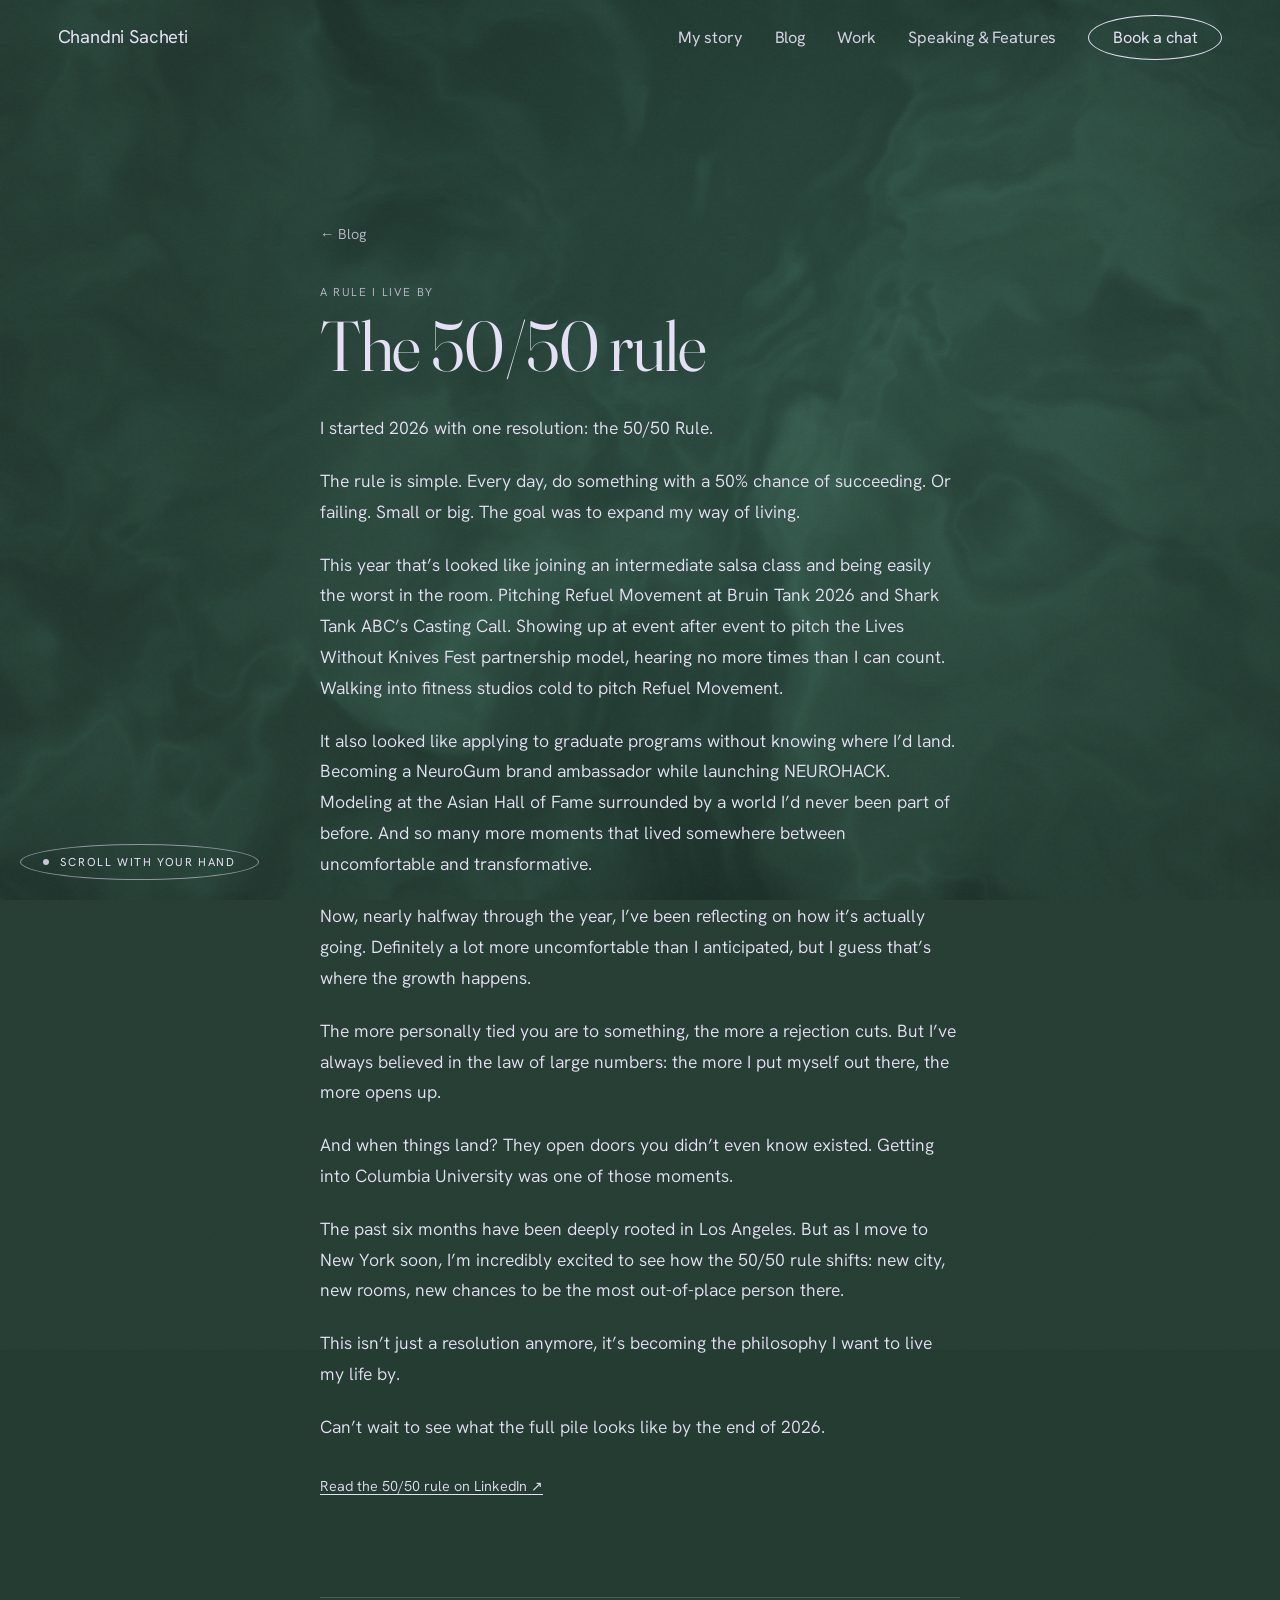
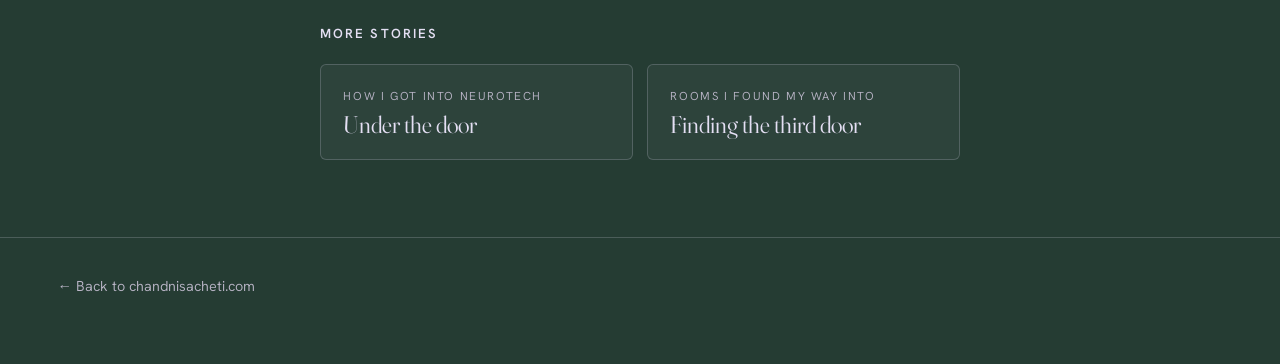
<file: fifty-fifty.html>
<!doctype html>
<html lang="en">
<head>
<meta charset="utf-8">
<meta name="viewport" content="width=device-width, initial-scale=1, viewport-fit=cover">
<title>The 50/50 rule | Chandni Sacheti</title>
<meta name="description" content="Chandni Sacheti is a neurotech builder and founder. Her mission is to empower people to unlock their full potential.">
<meta property="og:title" content="Chandni Sacheti">
<meta property="og:description" content="Neurotech builder and founder on a mission to empower people to unlock their full potential.">
<meta property="og:type" content="website">
<meta property="og:url" content="https://chandnisacheti.com/fifty-fifty.html">
<meta property="og:site_name" content="Chandni Sacheti">
<meta property="og:image" content="https://chandnisacheti.com/assets/og.jpg">
<meta property="og:image:width" content="1200">
<meta property="og:image:height" content="630">
<meta property="og:image:alt" content="Chandni Sacheti, Neurotech Builder &amp; Founder">
<meta name="twitter:card" content="summary_large_image">
<meta name="twitter:image" content="https://chandnisacheti.com/assets/og.jpg">
<meta name="theme-color" content="#253C33">
<link rel="icon" href="favicon.svg" type="image/svg+xml">
<link rel="preload" href="fonts/fraunces-latin-full-normal.woff2" as="font" type="font/woff2" crossorigin>
<link rel="preload" href="fonts/hanken-grotesk-latin-wght-normal.woff2" as="font" type="font/woff2" crossorigin>
<link rel="stylesheet" href="styles.css?v=58">
</head>
<body class="page-stories page-post">
<a class="skip" href="#main">Skip to content</a>
<div class="glow" aria-hidden="true"><span class="glow-a"></span><span class="glow-b"></span></div>

<header class="bar">
  <div class="bar-inner">
    <a class="brand" href="index.html">Chandni Sacheti</a>
    <button class="menu-btn" type="button" aria-expanded="false" aria-controls="site-nav" data-menu><span class="menu-lines" aria-hidden="true"></span><span class="menu-label">Menu</span></button>
    <nav aria-label="Main" id="site-nav">
      <ul>
        <li><a href="index.html#about">My story</a></li>
        <li><a href="blog.html" aria-current="page">Blog</a></li>
        <li><a href="index.html#work">Work</a></li>
        <li><a href="index.html#speaking">Speaking &amp; Features</a></li>
        <li><a href="index.html#book" class="nav-cta">Book a chat</a></li>
      </ul>
    </nav>
  </div>
</header>

<main id="main" class="po">
  <article class="po-art">
    <a class="po-back" href="blog.html">&#8592; Blog</a>
    <p class="st-kicker">A rule I live by</p>
    <h1 class="po-h">The 50/50 rule</h1>
    <div class="po-body">
      <p>I started 2026 with one resolution: the 50/50 Rule.</p>
      <p>The rule is simple. Every day, do something with a 50% chance of succeeding. Or failing. Small or big. The goal was to expand my way of living.</p>
      <p>This year that&#8217;s looked like joining an intermediate salsa class and being easily the worst in the room. Pitching Refuel Movement at Bruin Tank 2026 and Shark Tank ABC&#8217;s Casting Call. Showing up at event after event to pitch the Lives Without Knives Fest partnership model, hearing no more times than I can count. Walking into fitness studios cold to pitch Refuel Movement.</p>
      <p>It also looked like applying to graduate programs without knowing where I&#8217;d land. Becoming a NeuroGum brand ambassador while launching NEUROHACK. Modeling at the Asian Hall of Fame surrounded by a world I&#8217;d never been part of before. And so many more moments that lived somewhere between uncomfortable and transformative.</p>
      <p>Now, nearly halfway through the year, I&#8217;ve been reflecting on how it&#8217;s actually going. Definitely a lot more uncomfortable than I anticipated, but I guess that&#8217;s where the growth happens.</p>
      <p>The more personally tied you are to something, the more a rejection cuts. But I&#8217;ve always believed in the law of large numbers: the more I put myself out there, the more opens up.</p>
      <p>And when things land? They open doors you didn&#8217;t even know existed. Getting into Columbia University was one of those moments.</p>
      <p>The past six months have been deeply rooted in Los Angeles. But as I move to New York soon, I&#8217;m incredibly excited to see how the 50/50 rule shifts: new city, new rooms, new chances to be the most out-of-place person there.</p>
      <p>This isn&#8217;t just a resolution anymore, it&#8217;s becoming the philosophy I want to live my life by.</p>
      <p>Can&#8217;t wait to see what the full pile looks like by the end of 2026.</p>
      <p><a class="sp-link" href="https://www.linkedin.com/feed/update/urn%3Ali%3AugcPost%3A7463057275432189952" target="_blank" rel="noopener">Read the 50/50 rule on LinkedIn &#8599;</a></p>
    </div>
  </article>
  <nav class="po-more" aria-label="More stories">
    <p class="label">More stories</p>
    <div class="po-more-grid">
      <a class="po-next" href="under-the-door.html"><span class="st-kicker">How I got into neurotech</span><span class="po-next-t">Under the door</span></a>
      <a class="po-next" href="third-door.html"><span class="st-kicker">Rooms I found my way into</span><span class="po-next-t">Finding the third door</span></a>
    </div>
  </nav>
</main>

<footer class="sp-foot"><a href="index.html">&#8592; Back to chandnisacheti.com</a></footer>
<script src="main.js?v=6" defer></script>
<script src="assets/vendor/gsap.min.js" defer></script>
<script src="assets/vendor/ScrollTrigger.min.js" defer></script>
<script src="assets/motion.js?v=1" defer></script>
<script type="module" src="assets/bg.js?v=14"></script>
</body>
</html>
</file>
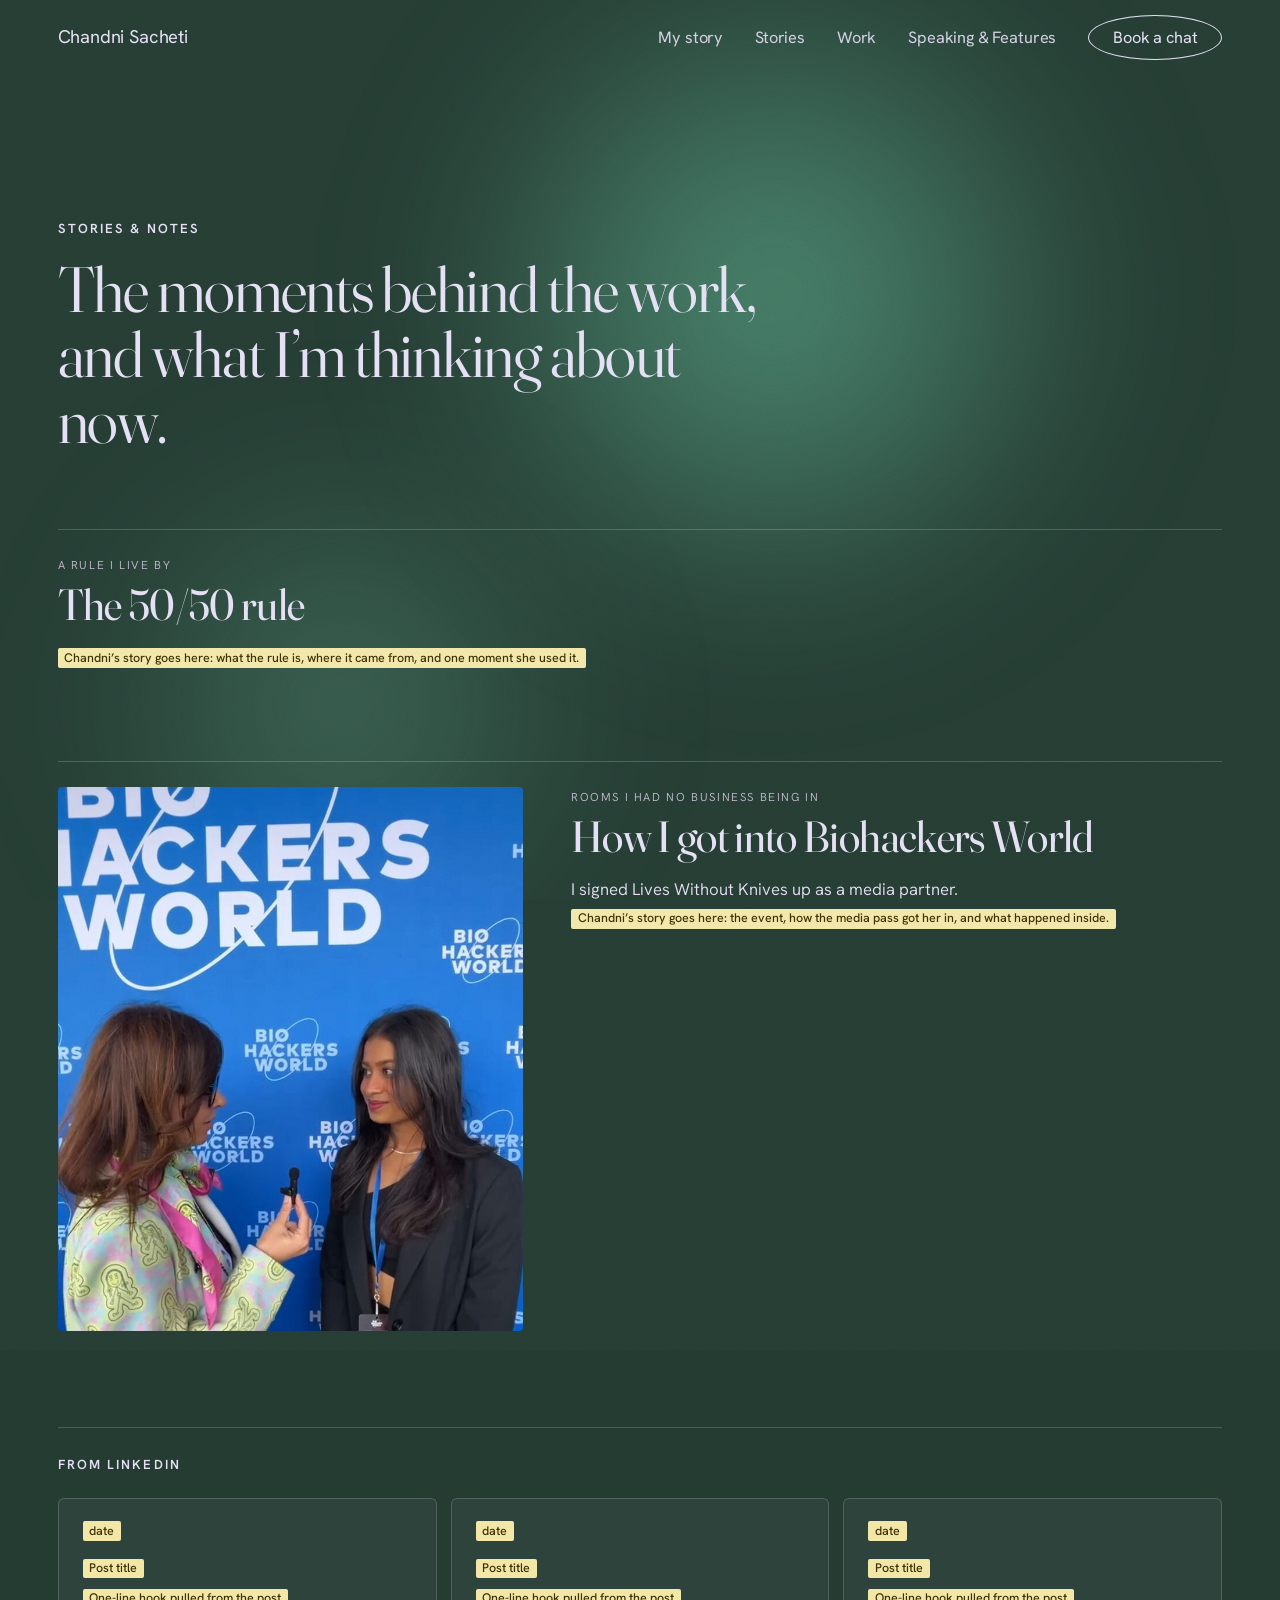
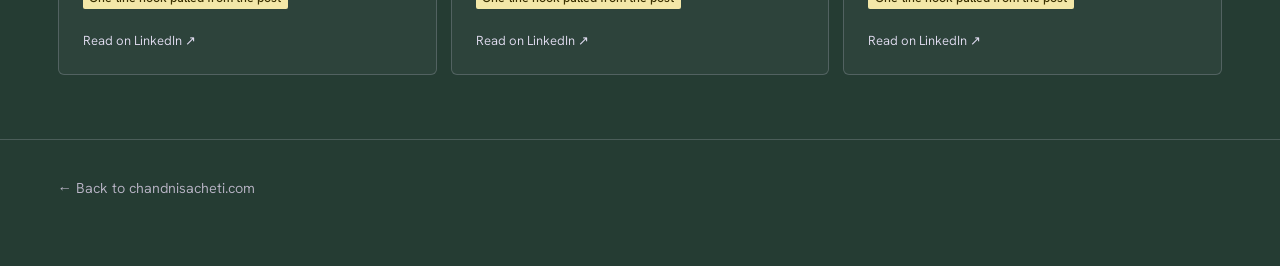
<file: stories.html>
<!doctype html>
<html lang="en">
<head>
<meta charset="utf-8">
<meta name="viewport" content="width=device-width, initial-scale=1, viewport-fit=cover">
<title>Stories &amp; Notes | Chandni Sacheti</title>
<meta name="description" content="Chandni Sacheti is a neurotech builder and founder. Her mission is to empower people to unlock their full potential.">
<meta property="og:title" content="Chandni Sacheti">
<meta property="og:description" content="Neurotech builder and founder on a mission to empower people to unlock their full potential.">
<meta property="og:type" content="website">
<meta property="og:url" content="https://chandnisacheti.com/stories.html">
<meta property="og:site_name" content="Chandni Sacheti">
<meta property="og:image" content="https://chandnisacheti.com/assets/og.jpg">
<meta property="og:image:width" content="1200">
<meta property="og:image:height" content="630">
<meta property="og:image:alt" content="Chandni Sacheti, Neurotech Builder &amp; Founder">
<meta name="twitter:card" content="summary_large_image">
<meta name="twitter:image" content="https://chandnisacheti.com/assets/og.jpg">
<meta name="theme-color" content="#383E24">
<link rel="icon" href="favicon.svg" type="image/svg+xml">
<link rel="preload" href="fonts/fraunces-latin-full-normal.woff2" as="font" type="font/woff2" crossorigin>
<link rel="preload" href="fonts/hanken-grotesk-latin-wght-normal.woff2" as="font" type="font/woff2" crossorigin>
<link rel="stylesheet" href="styles.css?v=42">
</head>
<body class="page-stories">
<a class="skip" href="#main">Skip to content</a>
<div class="glow" aria-hidden="true"><span class="glow-a"></span><span class="glow-b"></span></div>

<header class="bar">
  <div class="bar-inner">
    <a class="brand" href="index.html">Chandni Sacheti</a>
    <button class="menu-btn" type="button" aria-expanded="false" aria-controls="site-nav" data-menu><span class="menu-lines" aria-hidden="true"></span><span class="menu-label">Menu</span></button>
    <nav aria-label="Main" id="site-nav">
      <ul>
        <li><a href="index.html#about">My story</a></li>
        <li><a href="stories.html" aria-current="page">Stories</a></li>
        <li><a href="index.html#work">Work</a></li>
        <li><a href="index.html#speaking">Speaking &amp; Features</a></li>
        <li><a href="index.html#book" class="nav-cta">Book a chat</a></li>
      </ul>
    </nav>
  </div>
</header>

<main id="main" class="sp">
  <header class="sp-hero">
    <p class="label">Stories &amp; notes</p>
    <h1 class="sp-h">The moments behind the work, and what I&#8217;m thinking about now.</h1>
  </header>

  <section class="sp-stories" aria-label="Stories">
    <article class="sp-story" id="fifty-fifty">
      <p class="st-kicker">A rule I live by</p>
      <h2 class="sp-title">The 50/50 rule</h2>
      <div class="sp-body">
        <p><span class="ph">Chandni&#8217;s story goes here: what the rule is, where it came from, and one moment she used it.</span></p>
      </div>
    </article>

    <article class="sp-story sp-story-photo" id="media-pass">
      <figure class="sp-fig"><img src="assets/feat-biohackers.jpg" alt="Chandni at Biohackers World" loading="lazy" decoding="async"></figure>
      <div>
        <p class="st-kicker">Rooms I had no business being in</p>
        <h2 class="sp-title">How I got into Biohackers World</h2>
        <div class="sp-body">
          <p>I signed Lives Without Knives up as a media partner. <span class="ph">Chandni&#8217;s story goes here: the event, how the media pass got her in, and what happened inside.</span></p>
        </div>
      </div>
    </article>
  </section>

  <section class="sp-posts" aria-labelledby="posts-h">
    <h2 class="label" id="posts-h">From LinkedIn</h2>
    <div class="sp-post-grid">
      <a class="sp-post" href="https://www.linkedin.com/in/chandnisacheti/recent-activity/all/" target="_blank" rel="noopener"><span class="sp-date"><span class="ph">date</span></span><span class="sp-post-title"><span class="ph">Post title</span></span><span class="sp-post-dek"><span class="ph">One-line hook pulled from the post</span></span><span class="sp-read">Read on LinkedIn &#8599;</span></a>
      <a class="sp-post" href="https://www.linkedin.com/in/chandnisacheti/recent-activity/all/" target="_blank" rel="noopener"><span class="sp-date"><span class="ph">date</span></span><span class="sp-post-title"><span class="ph">Post title</span></span><span class="sp-post-dek"><span class="ph">One-line hook pulled from the post</span></span><span class="sp-read">Read on LinkedIn &#8599;</span></a>
      <a class="sp-post" href="https://www.linkedin.com/in/chandnisacheti/recent-activity/all/" target="_blank" rel="noopener"><span class="sp-date"><span class="ph">date</span></span><span class="sp-post-title"><span class="ph">Post title</span></span><span class="sp-post-dek"><span class="ph">One-line hook pulled from the post</span></span><span class="sp-read">Read on LinkedIn &#8599;</span></a>
    </div>
  </section>
</main>

<footer class="sp-foot"><a href="index.html">&#8592; Back to chandnisacheti.com</a></footer>
<script src="main.js?v=4" defer></script>
</body>
</html>
</file>
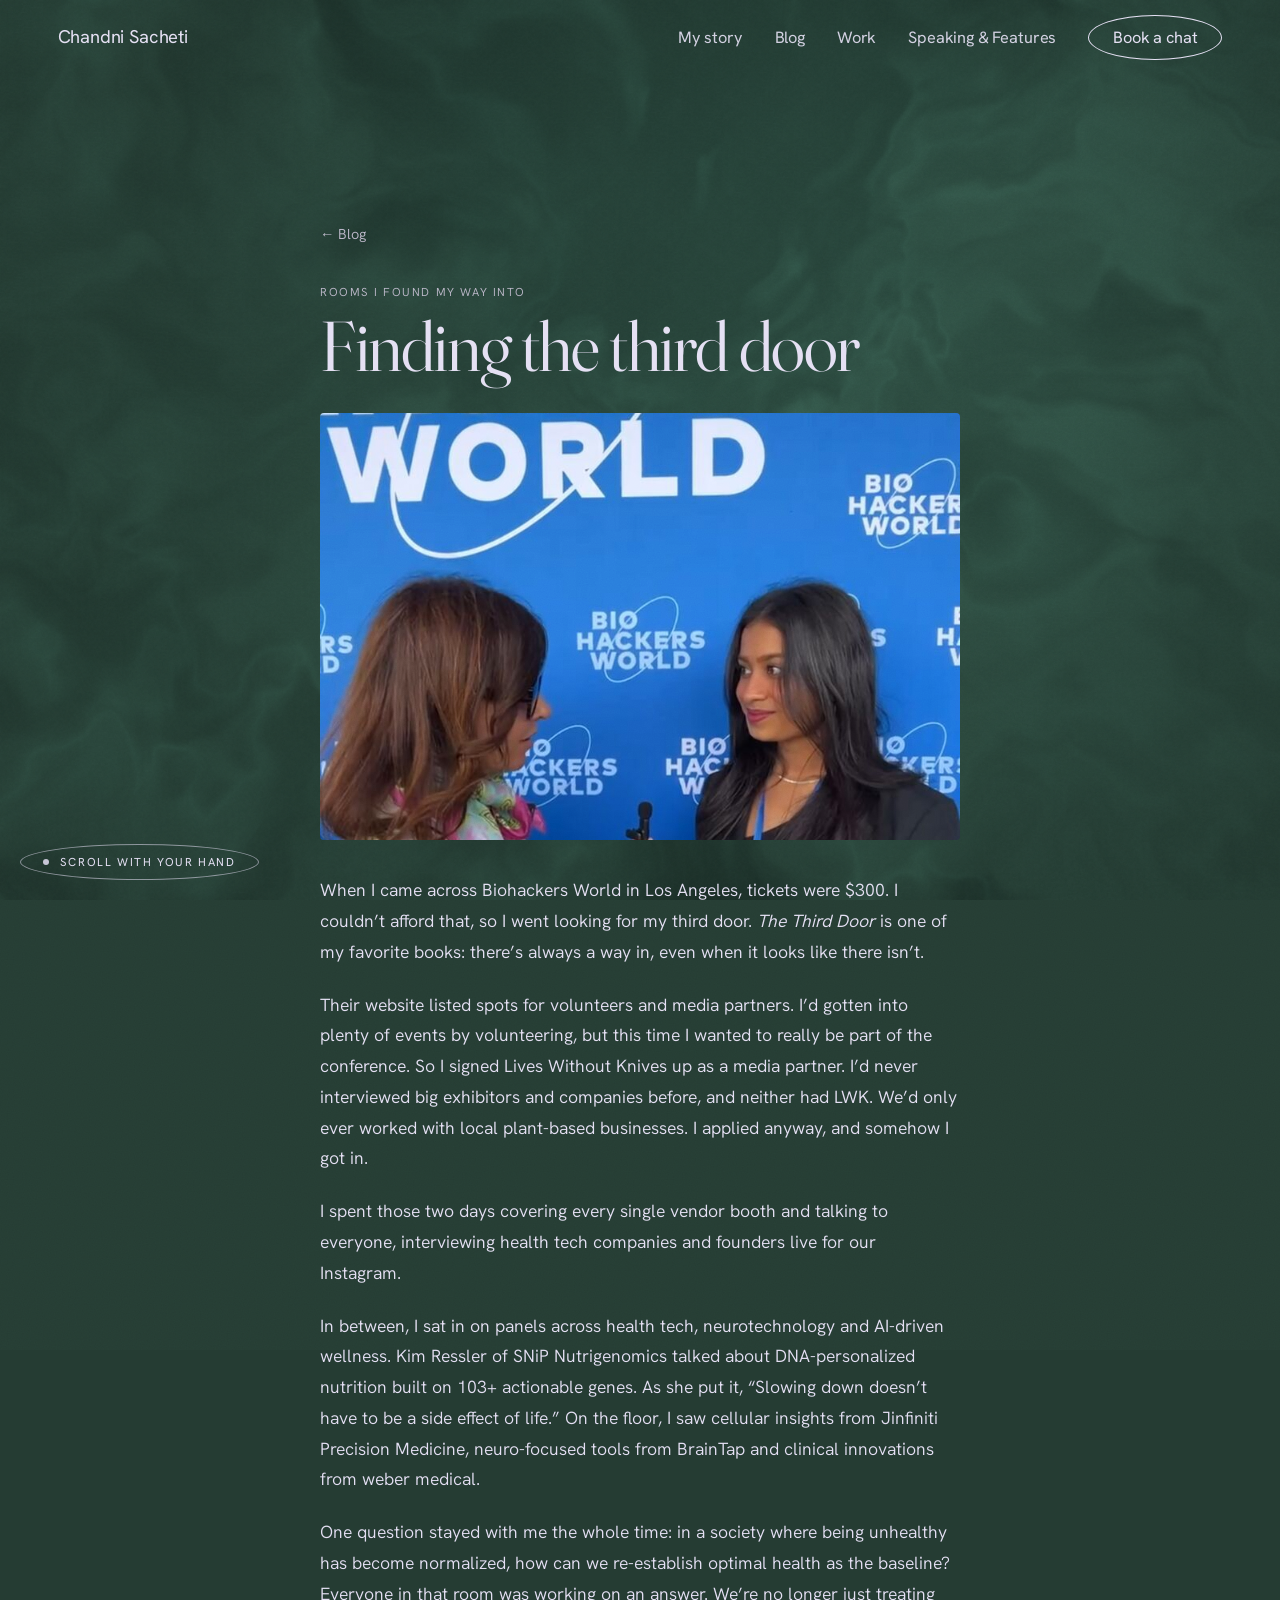
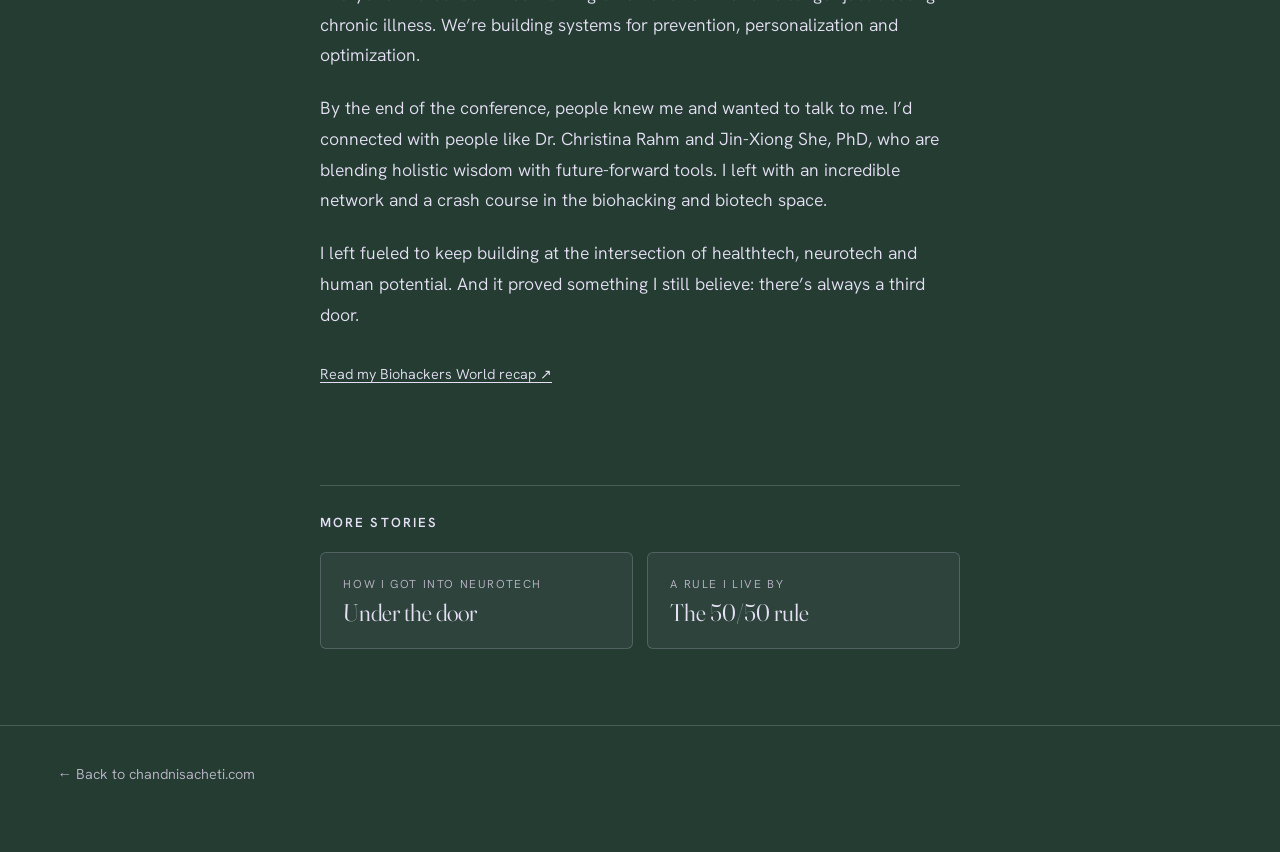
<file: third-door.html>
<!doctype html>
<html lang="en">
<head>
<meta charset="utf-8">
<meta name="viewport" content="width=device-width, initial-scale=1, viewport-fit=cover">
<title>Finding the third door | Chandni Sacheti</title>
<meta name="description" content="Chandni Sacheti is a neurotech builder and founder. Her mission is to empower people to unlock their full potential.">
<meta property="og:title" content="Chandni Sacheti">
<meta property="og:description" content="Neurotech builder and founder on a mission to empower people to unlock their full potential.">
<meta property="og:type" content="website">
<meta property="og:url" content="https://chandnisacheti.com/third-door.html">
<meta property="og:site_name" content="Chandni Sacheti">
<meta property="og:image" content="https://chandnisacheti.com/assets/og.jpg">
<meta property="og:image:width" content="1200">
<meta property="og:image:height" content="630">
<meta property="og:image:alt" content="Chandni Sacheti, Neurotech Builder &amp; Founder">
<meta name="twitter:card" content="summary_large_image">
<meta name="twitter:image" content="https://chandnisacheti.com/assets/og.jpg">
<meta name="theme-color" content="#253C33">
<link rel="icon" href="favicon.svg" type="image/svg+xml">
<link rel="preload" href="fonts/fraunces-latin-full-normal.woff2" as="font" type="font/woff2" crossorigin>
<link rel="preload" href="fonts/hanken-grotesk-latin-wght-normal.woff2" as="font" type="font/woff2" crossorigin>
<link rel="stylesheet" href="styles.css?v=58">
</head>
<body class="page-stories page-post">
<a class="skip" href="#main">Skip to content</a>
<div class="glow" aria-hidden="true"><span class="glow-a"></span><span class="glow-b"></span></div>

<header class="bar">
  <div class="bar-inner">
    <a class="brand" href="index.html">Chandni Sacheti</a>
    <button class="menu-btn" type="button" aria-expanded="false" aria-controls="site-nav" data-menu><span class="menu-lines" aria-hidden="true"></span><span class="menu-label">Menu</span></button>
    <nav aria-label="Main" id="site-nav">
      <ul>
        <li><a href="index.html#about">My story</a></li>
        <li><a href="blog.html" aria-current="page">Blog</a></li>
        <li><a href="index.html#work">Work</a></li>
        <li><a href="index.html#speaking">Speaking &amp; Features</a></li>
        <li><a href="index.html#book" class="nav-cta">Book a chat</a></li>
      </ul>
    </nav>
  </div>
</header>

<main id="main" class="po">
  <article class="po-art">
    <a class="po-back" href="blog.html">&#8592; Blog</a>
    <p class="st-kicker">Rooms I found my way into</p>
    <h1 class="po-h">Finding the third door</h1>
    <figure class="po-fig"><img src="assets/feat-biohackers.jpg" alt="Chandni interviewing an exhibitor at Biohackers World" decoding="async"></figure>
    <div class="po-body">
      <p>When I came across Biohackers World in Los Angeles, tickets were $300. I couldn&#8217;t afford that, so I went looking for my third door. <em>The Third Door</em> is one of my favorite books: there&#8217;s always a way in, even when it looks like there isn&#8217;t.</p>
      <p>Their website listed spots for volunteers and media partners. I&#8217;d gotten into plenty of events by volunteering, but this time I wanted to really be part of the conference. So I signed Lives Without Knives up as a media partner. I&#8217;d never interviewed big exhibitors and companies before, and neither had LWK. We&#8217;d only ever worked with local plant-based businesses. I applied anyway, and somehow I got in.</p>
      <p>I spent those two days covering every single vendor booth and talking to everyone, interviewing health tech companies and founders live for our Instagram.</p>
      <p>In between, I sat in on panels across health tech, neurotechnology and AI-driven wellness. Kim Ressler of SNiP Nutrigenomics talked about DNA-personalized nutrition built on 103+ actionable genes. As she put it, “Slowing down doesn&#8217;t have to be a side effect of life.” On the floor, I saw cellular insights from Jinfiniti Precision Medicine, neuro-focused tools from BrainTap and clinical innovations from weber medical.</p>
      <p>One question stayed with me the whole time: in a society where being unhealthy has become normalized, how can we re-establish optimal health as the baseline? Everyone in that room was working on an answer. We&#8217;re no longer just treating chronic illness. We&#8217;re building systems for prevention, personalization and optimization.</p>
      <p>By the end of the conference, people knew me and wanted to talk to me. I&#8217;d connected with people like Dr. Christina Rahm and Jin-Xiong She, PhD, who are blending holistic wisdom with future-forward tools. I left with an incredible network and a crash course in the biohacking and biotech space.</p>
      <p>I left fueled to keep building at the intersection of healthtech, neurotech and human potential. And it proved something I still believe: there&#8217;s always a third door.</p>
      <p><a class="sp-link" href="https://www.linkedin.com/feed/update/urn%3Ali%3AugcPost%3A7332909857970315264" target="_blank" rel="noopener">Read my Biohackers World recap &#8599;</a></p>
    </div>
  </article>
  <nav class="po-more" aria-label="More stories">
    <p class="label">More stories</p>
    <div class="po-more-grid">
      <a class="po-next" href="under-the-door.html"><span class="st-kicker">How I got into neurotech</span><span class="po-next-t">Under the door</span></a>
      <a class="po-next" href="fifty-fifty.html"><span class="st-kicker">A rule I live by</span><span class="po-next-t">The 50/50 rule</span></a>
    </div>
  </nav>
</main>

<footer class="sp-foot"><a href="index.html">&#8592; Back to chandnisacheti.com</a></footer>
<script src="main.js?v=6" defer></script>
<script src="assets/vendor/gsap.min.js" defer></script>
<script src="assets/vendor/ScrollTrigger.min.js" defer></script>
<script src="assets/motion.js?v=1" defer></script>
<script type="module" src="assets/bg.js?v=14"></script>
</body>
</html>
</file>
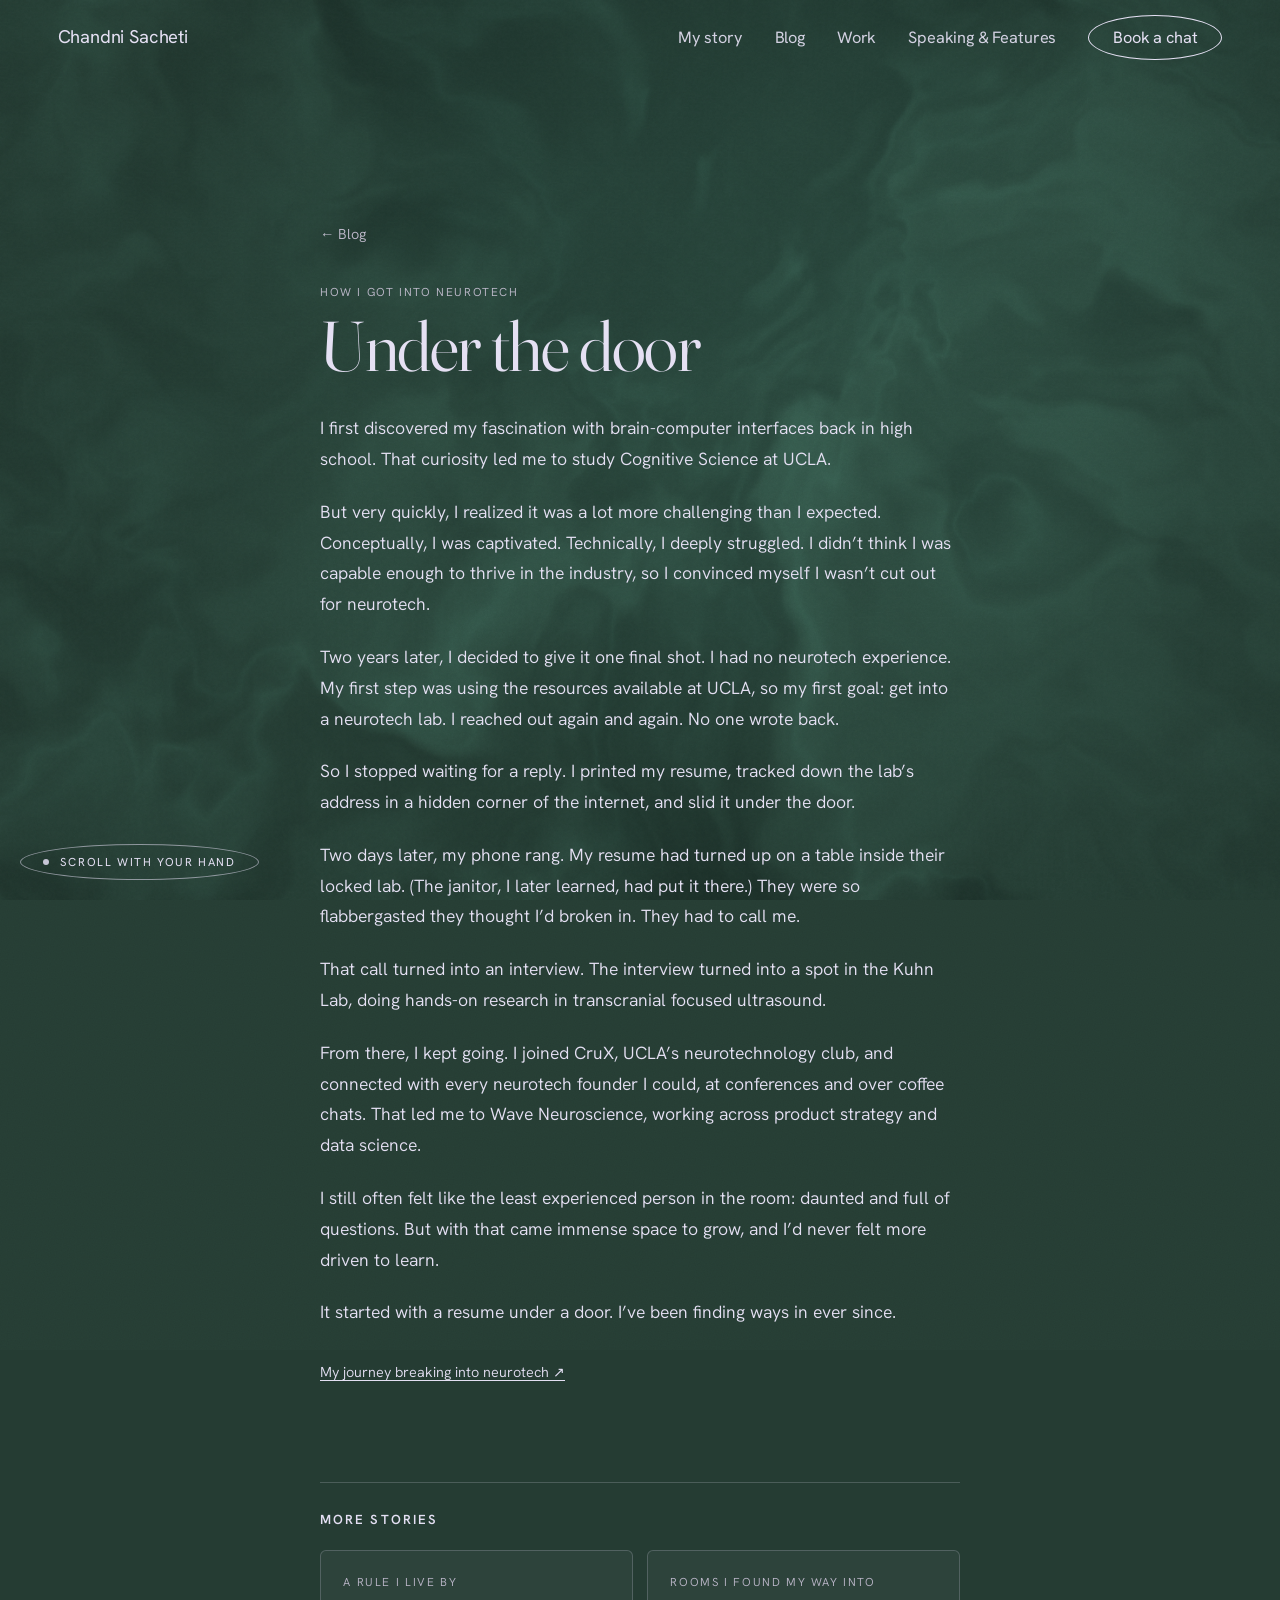
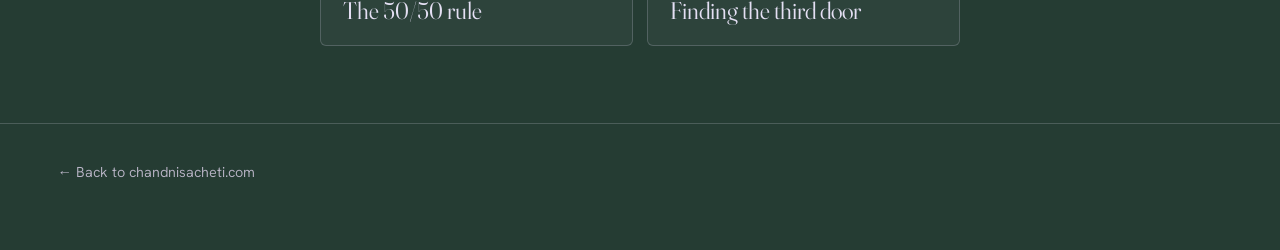
<file: under-the-door.html>
<!doctype html>
<html lang="en">
<head>
<meta charset="utf-8">
<meta name="viewport" content="width=device-width, initial-scale=1, viewport-fit=cover">
<title>Under the door | Chandni Sacheti</title>
<meta name="description" content="Chandni Sacheti is a neurotech builder and founder. Her mission is to empower people to unlock their full potential.">
<meta property="og:title" content="Chandni Sacheti">
<meta property="og:description" content="Neurotech builder and founder on a mission to empower people to unlock their full potential.">
<meta property="og:type" content="website">
<meta property="og:url" content="https://chandnisacheti.com/under-the-door.html">
<meta property="og:site_name" content="Chandni Sacheti">
<meta property="og:image" content="https://chandnisacheti.com/assets/og.jpg">
<meta property="og:image:width" content="1200">
<meta property="og:image:height" content="630">
<meta property="og:image:alt" content="Chandni Sacheti, Neurotech Builder &amp; Founder">
<meta name="twitter:card" content="summary_large_image">
<meta name="twitter:image" content="https://chandnisacheti.com/assets/og.jpg">
<meta name="theme-color" content="#253C33">
<link rel="icon" href="favicon.svg" type="image/svg+xml">
<link rel="preload" href="fonts/fraunces-latin-full-normal.woff2" as="font" type="font/woff2" crossorigin>
<link rel="preload" href="fonts/hanken-grotesk-latin-wght-normal.woff2" as="font" type="font/woff2" crossorigin>
<link rel="stylesheet" href="styles.css?v=58">
</head>
<body class="page-stories page-post">
<a class="skip" href="#main">Skip to content</a>
<div class="glow" aria-hidden="true"><span class="glow-a"></span><span class="glow-b"></span></div>

<header class="bar">
  <div class="bar-inner">
    <a class="brand" href="index.html">Chandni Sacheti</a>
    <button class="menu-btn" type="button" aria-expanded="false" aria-controls="site-nav" data-menu><span class="menu-lines" aria-hidden="true"></span><span class="menu-label">Menu</span></button>
    <nav aria-label="Main" id="site-nav">
      <ul>
        <li><a href="index.html#about">My story</a></li>
        <li><a href="blog.html" aria-current="page">Blog</a></li>
        <li><a href="index.html#work">Work</a></li>
        <li><a href="index.html#speaking">Speaking &amp; Features</a></li>
        <li><a href="index.html#book" class="nav-cta">Book a chat</a></li>
      </ul>
    </nav>
  </div>
</header>

<main id="main" class="po">
  <article class="po-art">
    <a class="po-back" href="blog.html">&#8592; Blog</a>
    <p class="st-kicker">How I got into neurotech</p>
    <h1 class="po-h">Under the door</h1>
    <div class="po-body">
      <p>I first discovered my fascination with brain-computer interfaces back in high school. That curiosity led me to study Cognitive Science at UCLA.</p>
      <p>But very quickly, I realized it was a lot more challenging than I expected. Conceptually, I was captivated. Technically, I deeply struggled. I didn&#8217;t think I was capable enough to thrive in the industry, so I convinced myself I wasn&#8217;t cut out for neurotech.</p>
      <p>Two years later, I decided to give it one final shot. I had no neurotech experience. My first step was using the resources available at UCLA, so my first goal: get into a neurotech lab. I reached out again and again. No one wrote back.</p>
      <p>So I stopped waiting for a reply. I printed my resume, tracked down the lab&#8217;s address in a hidden corner of the internet, and slid it under the door.</p>
      <p>Two days later, my phone rang. My resume had turned up on a table inside their locked lab. (The janitor, I later learned, had put it there.) They were so flabbergasted they thought I&#8217;d broken in. They had to call me.</p>
      <p>That call turned into an interview. The interview turned into a spot in the Kuhn Lab, doing hands-on research in transcranial focused ultrasound.</p>
      <p>From there, I kept going. I joined CruX, UCLA&#8217;s neurotechnology club, and connected with every neurotech founder I could, at conferences and over coffee chats. That led me to Wave Neuroscience, working across product strategy and data science.</p>
      <p>I still often felt like the least experienced person in the room: daunted and full of questions. But with that came immense space to grow, and I&#8217;d never felt more driven to learn.</p>
      <p>It started with a resume under a door. I&#8217;ve been finding ways in ever since.</p>
      <p><a class="sp-link" href="https://www.linkedin.com/feed/update/urn%3Ali%3Ashare%3A7343293938918707200" target="_blank" rel="noopener">My journey breaking into neurotech &#8599;</a></p>
    </div>
  </article>
  <nav class="po-more" aria-label="More stories">
    <p class="label">More stories</p>
    <div class="po-more-grid">
      <a class="po-next" href="fifty-fifty.html"><span class="st-kicker">A rule I live by</span><span class="po-next-t">The 50/50 rule</span></a>
      <a class="po-next" href="third-door.html"><span class="st-kicker">Rooms I found my way into</span><span class="po-next-t">Finding the third door</span></a>
    </div>
  </nav>
</main>

<footer class="sp-foot"><a href="index.html">&#8592; Back to chandnisacheti.com</a></footer>
<script src="main.js?v=6" defer></script>
<script src="assets/vendor/gsap.min.js" defer></script>
<script src="assets/vendor/ScrollTrigger.min.js" defer></script>
<script src="assets/motion.js?v=1" defer></script>
<script type="module" src="assets/bg.js?v=14"></script>
</body>
</html>
</file>
<file: styles.css>
/* Chandni Sacheti: Amal-style. Lavender on olive, Fraunces display serif (opsz 144, SOFT 0), cursor glow, tile boards. Tokens in DESIGN.md. */
@font-face { font-family: "Fraunces"; font-style: normal; font-weight: 100 900; font-display: swap; src: url("fonts/fraunces-latin-full-normal.woff2") format("woff2-variations"), url("fonts/fraunces-latin-full-normal.woff2") format("woff2"); }
@font-face { font-family: "Hanken Grotesk"; font-style: normal; font-weight: 100 900; font-display: swap; src: url("fonts/hanken-grotesk-latin-wght-normal.woff2") format("woff2-variations"), url("fonts/hanken-grotesk-latin-wght-normal.woff2") format("woff2"); }

:root {
  --olive: #253C33;
  --cream: #E4DFF3;
  --cream-2: #BCB7C9;
  --line: rgba(228, 223, 243, 0.2);
  --tile: rgba(228, 223, 243, 0.045);
  --ph-bg: #F3E7A8;
  --ph-ink: #3A3000;
  --hue: 75;
  --glow-h: 156;         /* the one glow color: warm olive-gold */            /* set by JS from the cursor */

  --title: "Fraunces", "Didot", "Bodoni 72", Georgia, serif;
  --title-set: 350 / normal;
  --sans: "Hanken Grotesk", "Helvetica Neue", Arial, sans-serif;
  --gutter: clamp(20px, 4.5vw, 64px);
  --max: 1320px;
  --ease: cubic-bezier(0.22, 1, 0.36, 1);
  color-scheme: dark;
}

*, *::before, *::after { box-sizing: border-box; }
html { scroll-behavior: smooth; scroll-padding-top: 84px; -webkit-text-size-adjust: 100%; }
body {
  margin: 0; background: var(--olive); color: var(--cream);
  font-family: var(--sans); font-weight: 350; font-size: clamp(16px, 0.3vw + 15px, 18px); line-height: 1.65;
  -webkit-font-smoothing: antialiased; overflow-x: hidden;
}
::selection { background: var(--cream); color: var(--olive); }
a { color: inherit; text-underline-offset: 0.25em; text-decoration-thickness: 1px; }
:focus-visible { outline: 1.5px solid var(--cream); outline-offset: 4px; border-radius: 2px; }
.skip { position: absolute; left: var(--gutter); top: -100px; background: var(--cream); color: var(--olive); padding: 10px 14px; z-index: 100; }
.skip:focus { top: 10px; }
.ph { display: inline-block; background: var(--ph-bg); color: var(--ph-ink); font-family: var(--sans); font-size: 0.78rem; font-weight: 500; line-height: 1.4; padding: 0.1em 0.55em; border-radius: 2px; letter-spacing: 0; text-transform: none; vertical-align: 0.15em; }

/* Cursor-following glow: two soft lights, hue shifts with the cursor */
.glow { position: fixed; inset: 0; z-index: -1; pointer-events: none; overflow: hidden; }
.glow span { position: absolute; left: 0; top: 0; border-radius: 50%; filter: blur(70px); will-change: transform; }
.glow-a {
  width: 60vmax; height: 60vmax; margin: -30vmax 0 0 -30vmax;
  background: radial-gradient(circle, hsl(var(--glow-h) 45% 60% / 0.55), transparent 66%);
  transform: translate(var(--gx, 60vw), var(--gy, 25vh));
}
.glow-b {
  width: 46vmax; height: 46vmax; margin: -23vmax 0 0 -23vmax;
  background: radial-gradient(circle, hsl(var(--glow-h) 40% 60% / 0.3), transparent 66%);
  transform: translate(var(--hx, 20vw), var(--hy, 75vh));
}

/* Bar */
.bar { position: sticky; top: 0; z-index: 20; transition: background-color 0.3s; }
.bar.is-scrolled { background: rgba(37, 60, 51, 0.82); -webkit-backdrop-filter: blur(12px); backdrop-filter: blur(12px); }
.bar-inner { max-width: var(--max); margin: 0 auto; padding: 22px var(--gutter); display: flex; align-items: center; gap: 1.5rem; }
.brand { font-family: var(--sans); font-weight: 400; font-size: 1.15rem; letter-spacing: -0.01em; text-decoration: none; white-space: nowrap; }
.bar nav { margin-left: auto; }
.bar ul { list-style: none; margin: 0; padding: 0; display: flex; align-items: center; gap: clamp(1rem, 2.6vw, 2rem); }
.bar nav a { text-decoration: none; font-size: 1.02rem; font-weight: 400; letter-spacing: -0.01em; white-space: nowrap; opacity: 0.9; }
.bar nav a:hover { opacity: 1; text-decoration: underline; }
.bar nav a.nav-cta { opacity: 1; border: 1px solid var(--cream); border-radius: 50%; padding: 0.7rem 1.5rem; }
.bar nav a.nav-cta:hover { background: var(--cream); color: var(--olive); text-decoration: none; }

/* Hero */
.hero { max-width: var(--max); margin: 0 auto; padding: clamp(4rem, 10vw, 9rem) var(--gutter) clamp(4rem, 9vw, 8rem); }
.hero-h { margin: 0; font-family: var(--title); font-variation-settings: "opsz" 144, "SOFT" 0, "WONK" 0; font-weight: 440; letter-spacing: -0.035em; line-height: 0.9; font-size: clamp(3.2rem, 12vw, 11.5rem); }
.hero-h span { display: block; }
.hero-h .r0 { font-family: var(--sans); font-weight: 400; font-size: clamp(1.1rem, 2vw, 1.75rem); letter-spacing: -0.01em; line-height: 1; padding-left: 12%; margin-bottom: clamp(1.2rem, 3.5vw, 3.2rem); }
.hero-h .r1 { padding-left: 9%; }
.hero-h .r2 { padding-left: 21%; }
.hero-h .r3 { padding-left: 46%; }
.hero-h .amp { display: inline; font-size: 0.4em; letter-spacing: 0; margin-left: 0.15em; vertical-align: 0.35em; }
.hero-sub { margin: clamp(1.5rem, 3vw, 2.6rem) 0 0 52%; max-width: 34ch; font-family: var(--sans); font-weight: 400; font-size: clamp(1.1rem, 2vw, 1.75rem); line-height: 1.25; letter-spacing: -0.01em; }

.label { margin: 0 0 1rem; font-family: var(--sans); font-size: 0.82rem; font-weight: 600; letter-spacing: 0.16em; text-transform: uppercase; }
.work-intro { margin: 0; font-family: var(--title); font-variation-settings: "opsz" 144, "SOFT" 0, "WONK" 0; font-weight: 400; font-size: clamp(1.9rem, 3.6vw, 3rem); line-height: 1.1; letter-spacing: -0.02em; }

/* Intro */
.intro { max-width: var(--max); margin: 0 auto; padding: 0 var(--gutter) clamp(5rem, 10vw, 9rem); display: grid; grid-template-columns: minmax(0, 1fr) minmax(0, 1fr); gap: 3rem clamp(3rem, 7vw, 7rem); align-items: start; }
.intro-text { display: grid; gap: 3rem; min-width: 0; }
.block p { margin: 0 0 1rem; max-width: 54ch; color: var(--cream-2); }
.block .mission { font-family: var(--title); font-variation-settings: "opsz" 144, "SOFT" 0, "WONK" 0; font-weight: 400; font-size: clamp(1.6rem, 2.7vw, 2.35rem); line-height: 1.2; color: var(--cream); letter-spacing: -0.02em; margin-bottom: 1.4rem; }
.contact { list-style: none; margin: 0; padding: 0; display: grid; gap: 0.35rem; font-size: 1.05rem; }
.copy { font: inherit; font-size: 0.78rem; font-weight: 500; color: var(--cream); background: transparent; border: 1px solid var(--line); border-radius: 999px; padding: 0.15rem 0.7rem; margin-left: 0.4rem; cursor: pointer; vertical-align: 0.15em; }
.copy:hover { border-color: var(--cream); }
.portrait { margin: 0; width: 85%; justify-self: end; align-self: start; }
.portrait img { width: 100%; height: auto; border-radius: 4px; }
.portrait-empty { aspect-ratio: 4 / 5; width: 100%; max-width: 100%; border-radius: 4px; }
.portrait img { object-fit: cover; }
.portrait-empty { background: var(--tile); border: 1px solid var(--line); display: grid; place-content: center; justify-items: center; gap: 0.5rem; padding: 1.5rem; text-align: center; }
.hint { font-size: 0.8rem; color: var(--cream-2); }

/* Work */
.work { max-width: var(--max); margin: 0 auto; padding: 0 var(--gutter) clamp(4rem, 8vw, 7rem); }
.work-head { display: grid; gap: 1rem; margin-bottom: clamp(2.5rem, 5vw, 4rem); }
.jump { display: flex; flex-wrap: wrap; gap: 0.6rem; margin-top: 0.6rem; }
.jump a { text-decoration: none; font-size: 0.9rem; border: 1px solid var(--line); border-radius: 999px; padding: 0.35rem 1rem; transition: border-color 0.2s, background-color 0.2s; }
.jump a:hover { border-color: var(--cream); background: var(--tile); }

.pillar { display: grid; gap: clamp(1.5rem, 3vw, 2.2rem); padding: clamp(2.5rem, 5vw, 4rem) 0; border-top: 1px solid var(--line); }
.pillar-head { display: flex; flex-wrap: wrap; align-items: baseline; justify-content: space-between; gap: 0.5rem 2rem; }
.pillar-name { margin: 0; font-family: var(--title); font-variation-settings: "opsz" 144, "SOFT" 0, "WONK" 0; font-weight: 400; font-size: clamp(2.4rem, 6vw, 5.2rem); line-height: 1; letter-spacing: -0.02em; }
.pillar-line { margin: 0; color: var(--cream-2); max-width: 32ch; }

/* Tile boards */
.board { display: grid; grid-template-columns: repeat(4, minmax(0, 1fr)); gap: 14px; min-width: 0; }
.tile {
  --mx: 50%; --my: 50%;
  position: relative; isolation: isolate; overflow: hidden;
  display: flex; flex-direction: column; gap: 0.7rem;
  min-height: 15rem; padding: 1.4rem 1.4rem 1.3rem;
  border-radius: 16px; background: var(--tile); border: 1px solid var(--line);
  transition: border-color 0.3s, transform 0.4s var(--ease);
}
.tile::before {
  content: ""; position: absolute; inset: 0; z-index: -1; opacity: 0; transition: opacity 0.35s;
  background: radial-gradient(420px circle at var(--mx) var(--my), hsl(var(--glow-h) 45% 72% / 0.22), transparent 60%);
}
.tile:hover { border-color: hsl(var(--glow-h) 40% 75% / 0.5); transform: translateY(-2px); }
.tile:hover::before { opacity: 1; }
.tile-wide { grid-column: span 2; }
.tile-full { grid-column: 1 / -1; }
.tile-full:has(> .t-photo) { padding-left: calc(50% + 1.4rem); }
.tile-full > .t-photo { position: absolute; left: 0; top: 0; bottom: 0; width: 50%; margin: 0; aspect-ratio: auto; border-bottom: 0; border-right: 1px solid var(--line); }
.tile-quiet { min-height: 0; }
.t-tag { align-self: flex-start; font-size: 0.7rem; font-weight: 600; letter-spacing: 0.14em; text-transform: uppercase; color: var(--cream-2); }
.t-hook { margin: auto 0 0; font-family: var(--title); font-variation-settings: "opsz" 144, "SOFT" 0, "WONK" 0; font-weight: 400; font-size: clamp(2.6rem, 4.4vw, 4rem); line-height: 0.95; letter-spacing: -0.02em; }
.tile:not(.tile-wide):not(.tile-full) .t-hook { font-size: clamp(2rem, 3vw, 2.8rem); overflow-wrap: anywhere; }
.tile-quiet .t-hook { margin-top: 0.2rem; font-size: clamp(2rem, 3.2vw, 2.8rem); }
.t-arrow { font-family: var(--sans); font-weight: 200; font-size: 0.7em; vertical-align: 0.08em; }
.t-cap { margin: 0; font-size: 0.95rem; line-height: 1.5; color: var(--cream); max-width: 40ch; }
.t-org { margin: 0.2rem 0 0; padding-top: 0.7rem; border-top: 1px solid var(--line); font-size: 0.85rem; font-weight: 600; display: flex; flex-wrap: wrap; gap: 0.2rem 0.6rem; }
.t-org span { font-weight: 400; color: var(--cream-2); }
.t-org .ph { color: var(--ph-ink); font-weight: 500; }

/* Sub-groups inside a pillar (Mentally: industry / research / community) */
.group + .group { margin-top: clamp(1.6rem, 3vw, 2.4rem); }
.group-label { display: flex; align-items: center; gap: 0.9rem; margin: 0 0 0.8rem; font-size: 0.72rem; font-weight: 500; letter-spacing: 0.16em; text-transform: uppercase; color: var(--cream-2); }
.group-label::after { content: ""; flex: 1; height: 1px; background: var(--line); }

/* Tile photos: on top in single tiles, on the left half in wide tiles.
   To add one: replace the <span class="ph"> inside .t-photo with <img src="assets/NAME.jpg" alt="..."> */
.t-photo { margin: -1.4rem -1.4rem 0.5rem; aspect-ratio: 4 / 3; overflow: hidden; display: grid; place-items: center; padding: 1rem; text-align: center;
  background: linear-gradient(160deg, rgba(228, 223, 243, 0.08), rgba(228, 223, 243, 0.02)); border-bottom: 1px solid var(--line); }
.t-photo:has(img) { padding: 0; border-bottom: 0; }
.t-photo img { width: 100%; height: 100%; object-fit: cover; display: block; transition: transform 0.8s var(--ease); }
.tile:hover .t-photo img { transform: scale(1.04); }
.tile-wide:has(> .t-photo) { padding-left: calc(50% + 1.4rem); }
.tile-wide > .t-photo { position: absolute; left: 0; top: 0; bottom: 0; width: 50%; margin: 0; aspect-ratio: auto; border-bottom: 0; border-right: 1px solid var(--line); }
.tile-wide > .t-photo:has(img) { border-right: 0; }
.tile-wide .t-hook { margin-top: auto; font-size: clamp(2.2rem, 3.4vw, 3.2rem); }

/* Speaking & Features */
.speaking { max-width: var(--max); margin: 0 auto; padding: clamp(2rem, 5vw, 3rem) var(--gutter) clamp(5rem, 10vw, 9rem); border-top: 1px solid var(--line); }
.circles { list-style: none; margin: clamp(2rem, 4vw, 3rem) 0 0; padding: 0; display: grid; grid-template-columns: repeat(3, minmax(0, 1fr)); gap: clamp(1rem, 3vw, 2.5rem); }
.circle {
  --mx: 50%; --my: 50%;
  position: relative; overflow: hidden; isolation: isolate;
  aspect-ratio: 1; max-width: 100%; border-radius: 50%; border: 1px solid var(--line); background: var(--tile);
  display: grid; place-content: center; justify-items: center; text-align: center; gap: 0.5rem; padding: 14%;
  transition: border-color 0.3s;
}
.circle::before { content: ""; position: absolute; inset: 0; z-index: -1; opacity: 0; transition: opacity 0.35s; background: radial-gradient(260px circle at var(--mx) var(--my), hsl(var(--glow-h) 45% 72% / 0.22), transparent 65%); }
.circle:hover { border-color: hsl(var(--glow-h) 40% 75% / 0.5); }
.circle:hover::before { opacity: 1; }
.c-top { font-size: 0.75rem; font-weight: 600; letter-spacing: 0.16em; text-transform: uppercase; color: var(--cream-2); }
.c-title { font-family: var(--title); font-variation-settings: "opsz" 144, "SOFT" 0, "WONK" 0; font-weight: 400; font-size: clamp(1.6rem, 3vw, 2.6rem); line-height: 1; letter-spacing: -0.02em; }
.c-place { font-size: 0.9rem; color: var(--cream-2); }
.features { margin-top: clamp(2.5rem, 5vw, 4rem); display: grid; grid-template-columns: minmax(0, 1fr) minmax(0, 3fr); gap: 1rem clamp(2rem, 5vw, 4.5rem); align-items: baseline; }
.features ul { list-style: none; margin: 0; padding: 0; display: flex; flex-wrap: wrap; gap: 0.8rem 2.2rem; font-family: var(--title); font-variation-settings: "opsz" 144, "SOFT" 0, "WONK" 0; font-size: clamp(1.4rem, 2.2vw, 1.9rem); letter-spacing: -0.02em; }
.features a { text-decoration: none; border-bottom: 1px solid var(--line); }
.also { margin: 2.5rem 0 0; color: var(--cream-2); }

/* Book */
.book { max-width: var(--max); margin: 0 auto; padding: clamp(2rem, 5vw, 3rem) var(--gutter) clamp(5rem, 10vw, 8rem); border-top: 1px solid var(--line); }
.book-h { margin: 0 0 1rem; font-family: var(--title); font-variation-settings: "opsz" 144, "SOFT" 0, "WONK" 0; font-weight: 400; font-size: clamp(3.4rem, 9vw, 8rem); letter-spacing: -0.02em; line-height: 0.95; }
.book p { margin: 0 0 2rem; max-width: 46ch; font-size: 1.12rem; color: var(--cream-2); }
.actions { display: flex; flex-wrap: wrap; gap: 0.8rem; }
.btn { display: inline-flex; align-items: center; min-height: 50px; padding: 0 1.8rem; border-radius: 999px; background: var(--cream); color: var(--olive); font-weight: 500; text-decoration: none; border: 1px solid var(--cream); transition: background-color 0.25s, color 0.25s; }
.btn:hover { background: transparent; color: var(--cream); }
.btn-ghost { background: transparent; color: var(--cream); }
.btn-ghost:hover { background: var(--cream); color: var(--olive); }

.foot { max-width: var(--max); margin: 0 auto; padding: 1.8rem var(--gutter) 2.6rem; border-top: 1px solid var(--line); display: flex; justify-content: space-between; flex-wrap: wrap; gap: 0.8rem; font-size: 0.9rem; color: var(--cream-2); }
.foot-links { display: flex; flex-wrap: wrap; gap: 0.4rem 1rem; align-items: center; }

.toast { position: fixed; left: 50%; bottom: calc(24px + env(safe-area-inset-bottom, 0px)); transform: translate(-50%, 16px); background: var(--cream); color: var(--olive); padding: 0.7rem 1.2rem; border-radius: 999px; font-weight: 500; font-size: 0.9rem; opacity: 0; pointer-events: none; z-index: 50; transition: opacity 0.25s, transform 0.35s var(--ease); }
.toast.is-on { opacity: 1; transform: translate(-50%, 0); }

@media (max-width: 1000px) {
  .board { grid-template-columns: repeat(2, minmax(0, 1fr)); }
}
@media (max-width: 860px) {
  .intro, .pillar, .features { grid-template-columns: minmax(0, 1fr); }
  .portrait { max-width: 420px; }
  .circles { grid-template-columns: minmax(0, 1fr); max-width: 340px; }
}
@media (max-width: 700px) {
  .bar-inner { flex-wrap: wrap; row-gap: 0.5rem; }
  .bar nav { margin-left: 0; width: 100%; }
  .bar ul { gap: 0.6rem 1.1rem; flex-wrap: wrap; }
}
@media (max-width: 560px) {
  .tile-wide:has(> .t-photo) { padding-left: 1.4rem; }
  .tile-wide > .t-photo { position: static; width: auto; margin: -1.4rem -1.4rem 0.5rem; aspect-ratio: 4 / 3; border-right: 0; border-bottom: 1px solid var(--line); }
  .board { grid-template-columns: minmax(0, 1fr); }
  .tile-wide, .tile-full { grid-column: auto; }
  .tile { min-height: 12rem; }
  .hero-h .r2, .hero-h .r3 { padding-left: 0; }
  .hero-sub { text-align: left; margin-left: 0; }
  .bar nav a { font-size: 0.88rem; }
}
@media (prefers-reduced-motion: reduce) {
  html { scroll-behavior: auto; }
  *, *::before, *::after { transition-duration: 0.01ms !important; animation-duration: 0.01ms !important; }
}

.book .book-email { margin: 1.6rem 0 0; font-size: 1rem; color: var(--cream-2); }
.block .story-turn { font-family: var(--sans); font-size: clamp(1.15rem, 1.6vw, 1.4rem); font-weight: 500; color: var(--cream); margin: 0 0 1.4rem; }
.c-link { color: inherit; text-decoration: none; } .c-link:hover { text-decoration: underline; }
.t-cap a { text-underline-offset: 0.2em; }
.t-photo img[src*="asian-hall"] { object-position: 50% 15%; }

/* Media strip: slow auto-scrolling marquee, no labels */
.media { margin-top: clamp(2rem, 4vw, 3rem); overflow: hidden; -webkit-mask-image: linear-gradient(90deg, transparent, #000 6%, #000 94%, transparent); mask-image: linear-gradient(90deg, transparent, #000 6%, #000 94%, transparent); }
.strip { list-style: none; margin: 0; padding: 0; display: flex; gap: 0.9rem; width: max-content; animation: strip-move 70s linear infinite; }
.media:hover .strip, .media:focus-within .strip { animation-play-state: paused; }
.strip li { flex: 0 0 auto; }
.strip figure { margin: 0; }
.strip figcaption { margin-top: 0.5rem; font-size: 0.78rem; line-height: 1.3; color: var(--cream-2); white-space: nowrap; }
.strip img { height: clamp(13rem, 22vw, 18rem); width: auto; display: block; border-radius: 4px; border: 1px solid var(--line); }
@keyframes strip-move { to { transform: translateX(calc(-50% - 0.45rem)); } }
@media (prefers-reduced-motion: reduce) { .media { overflow-x: auto; -webkit-mask-image: none; mask-image: none; } .strip { animation: none; } }

.t-photo img[src*="model-gala"] { object-position: 52% 30%; }

/* Uniform tiles: tag and title sit at the top, org line pins to the bottom */
.t-hook, .tile-wide .t-hook, .tile-quiet .t-hook, .tile:not(.tile-wide):not(.tile-full) .t-hook { margin-top: 0.25rem; }
.t-org { margin-top: auto; }
.t-cap + .t-org, .t-cap { margin-bottom: 0; }

.pillar-line { max-width: 46ch; }

.t-photo img[src*="refuel-logo"] { object-fit: contain; }

.t-photo img[src*="refuel-booth"] { object-position: 35% 10%; }
.t-photo img[src*="ucla-royce"] { object-position: 45% 50%; }
.t-photo:has(img[src*="refuel-logo"]) { position: absolute; }
.t-photo img[src*="refuel-logo"] { position: absolute; inset: 0; width: 100%; height: 100%; }

/* Photo opacity */
.t-photo img, .portrait img, .strip img { opacity: 0.9; }
.t-photo img[src*="refuel-logo"] { opacity: 0.6; }

/* Smaller speaking circles, five across */
.circles { grid-template-columns: repeat(auto-fill, minmax(10rem, 1fr)); gap: clamp(0.8rem, 1.6vw, 1.4rem); }
.circle { padding: 9%; gap: 0.35rem; }
.c-title { font-size: clamp(1.15rem, 1.7vw, 1.55rem); }
.c-top { font-size: 0.66rem; }
.c-place { font-size: 0.76rem; line-height: 1.3; }
@media (max-width: 900px) { .circles { grid-template-columns: repeat(2, minmax(0, 1fr)); max-width: none; } }
@media (max-width: 380px) { .circle { padding: 5%; } .c-place { font-size: 0.7rem; } .c-title { font-size: 1.05rem; } }
.t-photo img[src*="neurogum"] { object-position: 50% 0%; }

/* Centre the speaking intro and circles */
.speaking .work-intro { text-align: center; }
.circles { display: flex; flex-wrap: wrap; justify-content: center; }
.circles .circle { flex: 0 0 clamp(9.5rem, 17vw, 12.5rem); }
@media (max-width: 900px) { .circles { max-width: none; } .circles .circle { flex-basis: calc(50% - 0.7rem); } }

/* Keep all five speaking bubbles on one line (desktop/tablet) */
@media (min-width: 701px) {
  .circles { flex-wrap: nowrap; }
  .circles .circle { flex: 1 1 0; min-width: 0; max-width: 13rem; }
}
@media (max-width: 700px) { .circles .circle { flex-basis: calc(50% - 0.7rem); } .circles { flex-wrap: wrap; } }
@media (min-width: 701px) and (max-width: 1000px) { .circle { padding: 4%; } .c-title { font-size: 1rem; } .c-place { font-size: 0.64rem; } .c-top { font-size: 0.58rem; } }

/* Project figures */
.t-photo img[src*="fig-"] { object-fit: contain; padding: 0.5rem; opacity: 1; }
.tile:hover .t-photo img[src*="fig-"] { transform: none; }
@media (max-width: 700px) {
  .tile-wide > .t-photo:has(img[src*="refuel-logo"]) { position: relative; }
}
.t-photo img[src*="outdoors"] { object-position: 50% 60%; }

/* Off the clock: three equal tiles */
.board-3 { grid-template-columns: repeat(3, minmax(0, 1fr)); }
.board-3 .t-photo { aspect-ratio: 4 / 3; }
@media (max-width: 700px) { .board-3 { grid-template-columns: minmax(0, 1fr); } }
.t-photo img[src*="parks"] { object-position: 50% 70%; }
.t-link { color: var(--cream); text-decoration: none; display: flex; flex-wrap: wrap; gap: 0.2rem 0.6rem; }
.t-link span { color: var(--cream-2); font-weight: 400; }
.t-link:hover, .t-link:focus-visible { text-decoration: underline; text-underline-offset: 3px; }

/* Project figures row */
.board-projects { margin-top: 14px; }
.tile-fig .t-photo { aspect-ratio: 7 / 6; padding: 0; }
.tile-fig .t-photo img { position: static; width: 100%; height: 100%; object-fit: contain; padding: 0.6rem; }

/* Line diagrams */
.t-diagram { display: block; padding: 1.6rem; }
.t-diagram svg { width: 100%; height: 100%; display: block; }

/* ===== Phone experience ===== */
.menu-btn { display: none; }
@media (max-width: 700px) {
  /* Compact header with a full-screen menu */
  .bar-inner { flex-wrap: nowrap; padding-top: 14px; padding-bottom: 14px; }
  .menu-btn { display: inline-flex; align-items: center; gap: 0.55rem; margin-left: auto; min-height: 44px; padding: 0 0.2rem 0 0.9rem; background: none; border: 0; color: var(--cream); font: inherit; font-size: 0.95rem; cursor: pointer; position: relative; z-index: 31; }
  .menu-lines, .menu-lines::before { display: block; width: 22px; height: 1.5px; background: currentColor; transition: transform 0.3s var(--ease); }
  .menu-lines { position: relative; transform: translateY(-3px); }
  .menu-lines::before { content: ""; position: absolute; left: 0; top: 6px; }
  .menu-open .menu-lines { transform: translateY(0) rotate(45deg); }
  .menu-open .menu-lines::before { transform: translateY(-6px) rotate(-90deg); }
  .bar nav { position: fixed; inset: 0; z-index: 30; width: auto; margin: 0; background: rgba(46, 51, 30, 0.97); -webkit-backdrop-filter: blur(14px); backdrop-filter: blur(14px); display: flex; align-items: center; padding: 6rem var(--gutter) 3rem; opacity: 0; visibility: hidden; transition: opacity 0.3s, visibility 0.3s; }
  .menu-open .bar nav { opacity: 1; visibility: visible; }
  .bar nav ul { flex-direction: column; align-items: flex-start; gap: 1.4rem; }
  .bar nav a { font-family: var(--title); font-variation-settings: "opsz" 144, "SOFT" 0, "WONK" 0; font-weight: 350; font-size: clamp(2.2rem, 10vw, 3rem); line-height: 1.05; letter-spacing: -0.02em; opacity: 1; transform: translateY(12px); transition: transform 0.45s var(--ease); }
  .menu-open .bar nav a { transform: none; }
  .bar nav a.nav-cta { font-family: var(--sans); font-size: 1.05rem; padding: 0.95rem 1.8rem; margin-top: 0.8rem; display: inline-block; }
  body.menu-open { overflow: hidden; }
  .brand { position: relative; z-index: 31; }

  /* Swipeable rows instead of a very long stack */
  .board { display: flex; overflow-x: auto; scroll-snap-type: x mandatory; gap: 12px; margin-inline: calc(-1 * var(--gutter)); padding: 2px var(--gutter) 6px; scroll-padding-inline: var(--gutter); scrollbar-width: none; -webkit-overflow-scrolling: touch; overscroll-behavior-x: contain; }
  .board::-webkit-scrollbar { display: none; }
  .board > .tile { flex: 0 0 86%; scroll-snap-align: start; min-width: 0; }
  .board > .tile:only-child { flex-basis: 100%; }
  .board > .tile > .t-photo { aspect-ratio: 16 / 11; }
  .board-projects > .tile > .t-photo { aspect-ratio: 7 / 6; }
  .swipe-hint { display: flex; gap: 6px; justify-content: center; margin-top: 12px; }
  .swipe-hint span { width: 6px; height: 6px; border-radius: 50%; background: var(--cream); opacity: 0.25; transition: opacity 0.3s, width 0.3s; }
  .swipe-hint span.on { opacity: 0.9; width: 16px; border-radius: 3px; }

  /* Comfortable tap targets */
  .feat-links a, .features a, .foot-links a { display: inline-block; padding-block: 0.45rem; }
  .t-link { min-height: 32px; align-items: center; }
}
@media (min-width: 701px) { .swipe-hint { display: none; } }

/* Gentle reveal as things scroll into view */
.reveal { opacity: 0; transform: translateY(18px); transition: opacity 0.7s var(--ease), transform 0.7s var(--ease); }
.reveal.in { opacity: 1; transform: none; }
@media (prefers-reduced-motion: reduce) { .reveal { opacity: 1; transform: none; transition: none; } }
@media (max-width: 700px) {
  .hero-h { font-size: clamp(3rem, 15.5vw, 4.6rem); }
  .hero-h .r1 { padding-left: 0; }
  .hero-h .r2 { padding-left: 9%; }
  .hero-h .r3 { padding-left: 20%; }
}

/* v84: centered mission, tighter Work→Speaking gap, media arrows */
.work-head .work-intro { text-align: center; font-size: clamp(2.3rem, 4.8vw, 4rem); line-height: 1.08; max-width: 34ch; margin: 0.4rem auto 0.6rem; }
.work-head .jump { justify-content: center; }
.work { padding-bottom: 0; }
.work .pillar:last-child { padding-bottom: clamp(1.5rem, 3vw, 2.5rem); }

.media { position: relative; overflow-x: auto; scrollbar-width: none; overscroll-behavior-x: contain; }
.media::-webkit-scrollbar { display: none; }
.media .strip { animation: none; }
.media-wrap { position: relative; }
.media-btn { position: absolute; top: calc(50% - 0.9rem); transform: translateY(-50%); z-index: 2; width: 46px; height: 46px; border-radius: 50%; border: 1px solid var(--line); background: rgba(56, 62, 36, 0.72); color: var(--cream); font: inherit; font-size: 1.2rem; line-height: 1; display: grid; place-items: center; cursor: pointer; -webkit-backdrop-filter: blur(6px); backdrop-filter: blur(6px); transition: background-color 0.2s, border-color 0.2s; }
.media-btn:hover { border-color: var(--cream); background: rgba(56, 62, 36, 0.92); }
.media-btn.prev { left: 6px; } .media-btn.next { right: 6px; }

/* ==========================================================
   v100 "Signal" boxes: keep the boxes, make them hers.
   Each pillar has its own accent and its own biosignal trace
   (EEG for Mentally, EMG for Physically, breath for Consciously,
   heartbeat for Beyond). Boxes are flatter and tighter-cornered,
   sized by importance, with a lab-label footer.
   ========================================================== */
#mentally    { --accent: 252 52% 84%; --trace: url("data:image/svg+xml,%3Csvg%20xmlns%3D%27http%3A//www.w3.org/2000/svg%27%20width%3D%27160%27%20height%3D%2716%27%20viewBox%3D%270%200%20160%2016%27%3E%3Cpath%20d%3D%27M0%2C8.9%20L2%2C10.8%20L4%2C10.6%20L6%2C10.2%20L8%2C9.6%20L10%2C8.7%20L12%2C9.1%20L14%2C10.7%20L16%2C9.0%20L18%2C7.1%20L20%2C6.1%20L22%2C3.6%20L24%2C4.1%20L26%2C4.9%20L28%2C7.2%20L30%2C8.2%20L32%2C9.7%20L34%2C10.0%20L36%2C9.1%20L38%2C9.7%20L40%2C10.5%20L42%2C10.5%20L44%2C11.7%20L46%2C10.2%20L48%2C7.4%20L50%2C4.5%20L52%2C4.5%20L54%2C4.0%20L56%2C5.8%20L58%2C7.6%20L60%2C8.2%20L62%2C8.7%20L64%2C7.7%20L66%2C8.7%20L68%2C9.3%20L70%2C11.7%20L72%2C12.7%20L74%2C11.3%20L76%2C9.7%20L78%2C7.3%20L80%2C6.4%20L82%2C4.6%20L84%2C5.3%20L86%2C5.7%20L88%2C6.8%20L90%2C6.6%20L92%2C6.2%20L94%2C6.6%20L96%2C7.6%20L98%2C10.1%20L100%2C11.8%20L102%2C13.3%20L104%2C12.6%20L106%2C11.0%20L108%2C8.2%20L110%2C5.8%20L112%2C6.5%20L114%2C7.0%20L116%2C7.3%20L118%2C6.5%20L120%2C6.0%20L122%2C4.6%20L124%2C6.0%20L126%2C7.2%20L128%2C9.2%20L130%2C10.9%20L132%2C13.0%20L134%2C12.4%20L136%2C9.3%20L138%2C8.8%20L140%2C7.4%20L142%2C6.9%20L144%2C7.3%20L146%2C7.6%20L148%2C6.6%20L150%2C3.9%20L152%2C4.2%20L154%2C4.1%20L156%2C7.3%20L158%2C9.2%20L160%2C11.9%27%20fill%3D%27none%27%20stroke%3D%27black%27%20stroke-width%3D%271.2%27%20stroke-linejoin%3D%27round%27%20stroke-linecap%3D%27round%27/%3E%3C/svg%3E"); }
#physically  { --accent: 46 62% 70%;  --trace: url("data:image/svg+xml,%3Csvg%20xmlns%3D%27http%3A//www.w3.org/2000/svg%27%20width%3D%27160%27%20height%3D%2716%27%20viewBox%3D%270%200%20160%2016%27%3E%3Cpath%20d%3D%27M0%2C8.3%20L2%2C8.0%20L4%2C8.3%20L6%2C7.9%20L8%2C7.7%20L10%2C8.1%20L12%2C7.7%20L14%2C7.8%20L16%2C7.9%20L18%2C8.1%20L20%2C7.8%20L22%2C7.7%20L24%2C8.2%20L26%2C7.9%20L28%2C8.3%20L30%2C8.2%20L32%2C7.9%20L34%2C8.0%20L36%2C8.0%20L38%2C8.1%20L40%2C8.1%20L42%2C8.0%20L44%2C8.1%20L46%2C8.3%20L48%2C8.0%20L50%2C8.3%20L52%2C7.4%20L54%2C8.8%20L56%2C8.8%20L58%2C6.8%20L60%2C8.6%20L62%2C7.2%20L64%2C9.8%20L66%2C10.6%20L68%2C11.4%20L70%2C4.6%20L72%2C2.8%20L74%2C12.3%20L76%2C12.4%20L78%2C10.7%20L80%2C4.6%20L82%2C13.7%20L84%2C11.2%20L86%2C10.2%20L88%2C2.8%20L90%2C5.5%20L92%2C4.8%20L94%2C9.7%20L96%2C5.7%20L98%2C7.1%20L100%2C9.8%20L102%2C7.1%20L104%2C7.6%20L106%2C7.3%20L108%2C8.3%20L110%2C7.9%20L112%2C8.3%20L114%2C7.9%20L116%2C8.2%20L118%2C8.0%20L120%2C8.2%20L122%2C7.9%20L124%2C8.2%20L126%2C7.8%20L128%2C8.1%20L130%2C8.1%20L132%2C8.0%20L134%2C8.0%20L136%2C8.2%20L138%2C8.0%20L140%2C8.1%20L142%2C7.9%20L144%2C8.0%20L146%2C7.7%20L148%2C7.9%20L150%2C7.8%20L152%2C8.0%20L154%2C8.2%20L156%2C8.1%20L158%2C8.0%20L160%2C8.0%27%20fill%3D%27none%27%20stroke%3D%27black%27%20stroke-width%3D%271.2%27%20stroke-linejoin%3D%27round%27%20stroke-linecap%3D%27round%27/%3E%3C/svg%3E"); }
#consciously { --accent: 105 30% 72%; --trace: url("data:image/svg+xml,%3Csvg%20xmlns%3D%27http%3A//www.w3.org/2000/svg%27%20width%3D%27160%27%20height%3D%2716%27%20viewBox%3D%270%200%20160%2016%27%3E%3Cpath%20d%3D%27M0%2C8.0%20L2%2C8.6%20L4%2C9.2%20L6%2C9.8%20L8%2C10.4%20L10%2C10.8%20L12%2C11.2%20L14%2C11.6%20L16%2C11.8%20L18%2C12.0%20L20%2C12.0%20L22%2C12.0%20L24%2C11.8%20L26%2C11.6%20L28%2C11.2%20L30%2C10.8%20L32%2C10.4%20L34%2C9.8%20L36%2C9.2%20L38%2C8.6%20L40%2C8.0%20L42%2C7.4%20L44%2C6.8%20L46%2C6.2%20L48%2C5.6%20L50%2C5.2%20L52%2C4.8%20L54%2C4.4%20L56%2C4.2%20L58%2C4.0%20L60%2C4.0%20L62%2C4.0%20L64%2C4.2%20L66%2C4.4%20L68%2C4.8%20L70%2C5.2%20L72%2C5.6%20L74%2C6.2%20L76%2C6.8%20L78%2C7.4%20L80%2C8.0%20L82%2C8.6%20L84%2C9.2%20L86%2C9.8%20L88%2C10.4%20L90%2C10.8%20L92%2C11.2%20L94%2C11.6%20L96%2C11.8%20L98%2C12.0%20L100%2C12.0%20L102%2C12.0%20L104%2C11.8%20L106%2C11.6%20L108%2C11.2%20L110%2C10.8%20L112%2C10.4%20L114%2C9.8%20L116%2C9.2%20L118%2C8.6%20L120%2C8.0%20L122%2C7.4%20L124%2C6.8%20L126%2C6.2%20L128%2C5.6%20L130%2C5.2%20L132%2C4.8%20L134%2C4.4%20L136%2C4.2%20L138%2C4.0%20L140%2C4.0%20L142%2C4.0%20L144%2C4.2%20L146%2C4.4%20L148%2C4.8%20L150%2C5.2%20L152%2C5.6%20L154%2C6.2%20L156%2C6.8%20L158%2C7.4%20L160%2C8.0%27%20fill%3D%27none%27%20stroke%3D%27black%27%20stroke-width%3D%271.2%27%20stroke-linejoin%3D%27round%27%20stroke-linecap%3D%27round%27/%3E%3C/svg%3E"); }
#beyond      { --accent: 18 55% 76%;  --trace: url("data:image/svg+xml,%3Csvg%20xmlns%3D%27http%3A//www.w3.org/2000/svg%27%20width%3D%27160%27%20height%3D%2716%27%20viewBox%3D%270%200%20160%2016%27%3E%3Cpath%20d%3D%27M0%2C9%20L56%2C9%20L60%2C7.5%20L64%2C9%20L70%2C9%20L73%2C10.5%20L77%2C1.5%20L81%2C14.5%20L84%2C9%20L92%2C9%20L98%2C6.5%20L104%2C9%20L160%2C9%27%20fill%3D%27none%27%20stroke%3D%27black%27%20stroke-width%3D%271.2%27%20stroke-linejoin%3D%27round%27%20stroke-linecap%3D%27round%27/%3E%3C/svg%3E"); }

.tile { border-radius: 6px; background: hsl(var(--accent, 252 52% 84%) / 0.045); border: 1px solid hsl(var(--accent, 252 52% 84%) / 0.2); transition: border-color 0.3s; }
.tile::before { display: none; }
.tile:hover { transform: none; border-color: hsl(var(--accent) / 0.55); }
.tile:hover .t-photo img { transform: none; }
.t-photo, .t-photo img { border-radius: 0; }
.tile-wide > .t-photo, .tile-full > .t-photo { border-right: 1px solid hsl(var(--accent) / 0.2); }
.t-photo img { opacity: 1; }

/* pillar accent on labels and names */
.pillar-name { color: hsl(var(--accent, 252 52% 84%)); }
.t-tag { color: hsl(var(--accent)); font-weight: 600; letter-spacing: 0.12em; }
.group-label { color: hsl(var(--accent) / 0.85); }
.group-label::after { background: hsl(var(--accent) / 0.25); }
.pillar { border-top-color: hsl(var(--accent) / 0.25); }

/* lab-label footer: the pillar's signal trace, then name left / role right */
.t-org { position: relative; border-top: 0; padding-top: 1.35rem; justify-content: space-between; align-items: baseline; }
.t-org::before { content: ""; position: absolute; left: 0; right: 0; top: 0; height: 16px; background: hsl(var(--accent) / 0.55);
  -webkit-mask: var(--trace) 0 0 / 160px 16px repeat-x; mask: var(--trace) 0 0 / 160px 16px repeat-x; }
.tile:hover .t-org::before { background: hsl(var(--accent)); animation: trace-run 2.4s linear infinite; }
@keyframes trace-run { to { -webkit-mask-position: -160px 0; mask-position: -160px 0; } }
@media (prefers-reduced-motion: reduce) { .tile:hover .t-org::before { animation: none; } }
.t-org > a.t-link { width: 100%; justify-content: space-between; }
.t-org span { text-align: right; }

/* less crushed display tracking; plain jump links */
.hero-h { letter-spacing: -0.025em; }
.jump a { border-radius: 4px; }

/* ==========================================================
   v110 Boxes shaped by their photos.
   Photos keep their own proportions (no forced crop); box widths
   follow the photo (tall photo = narrow box, wide photo = wide box).
   Inside: title and year on one line, one sentence, a quiet credit
   line under the pillar's signal trace. No category label.
   ========================================================== */
.tile { display: flex; flex-direction: column; gap: 0; padding: 0; min-height: 0; overflow: hidden; }
.tile > .t-photo { position: relative; inset: auto; width: auto; margin: 0; padding: 0; aspect-ratio: auto; border: 0; border-bottom: 1px solid hsl(var(--accent) / 0.2); background: hsl(var(--accent) / 0.05); }
.tile > .t-photo img { position: static; width: 100%; height: auto; object-fit: initial; display: block; }
.tile > .t-photo.t-diagram { aspect-ratio: 21 / 20; display: grid; place-items: center; }
.tile > .t-photo.t-diagram svg { width: 100%; height: 100%; }
.t-body { display: flex; flex-direction: column; gap: 0.75rem; padding: 1.3rem 1.4rem 1.25rem; flex: 1; }
.t-head { display: flex; align-items: baseline; justify-content: space-between; gap: 1rem; }
.tile .t-head .t-hook { margin: 0; font-size: clamp(1.9rem, 2.6vw, 2.5rem); line-height: 1; letter-spacing: -0.012em; font-weight: 400; overflow-wrap: normal; }
.t-when { flex: none; font-size: 0.82rem; color: hsl(var(--accent)); font-variant-numeric: tabular-nums; letter-spacing: 0.02em; }
.t-cap { margin: 0; color: var(--cream); opacity: 0.86; max-width: 46ch; }
.t-metric { margin: 0; font-family: var(--title); font-variation-settings: "opsz" 144, "SOFT" 0, "WONK" 0; font-size: 1.35rem; line-height: 1.15; color: hsl(var(--accent)); }
.t-credit { position: relative; margin: auto 0 0; padding-top: 1.3rem; font-size: 0.84rem; color: var(--cream-2); }
.t-credit a { color: var(--cream); text-decoration: none; }
.t-credit a:hover { text-decoration: underline; text-underline-offset: 3px; }
.t-credit::before { content: ""; position: absolute; left: 0; right: 0; top: 0; height: 16px; background: hsl(var(--accent) / 0.5);
  -webkit-mask: var(--trace) 0 0 / 160px 16px repeat-x; mask: var(--trace) 0 0 / 160px 16px repeat-x; }
.tile:hover .t-credit::before { background: hsl(var(--accent)); animation: trace-run 2.4s linear infinite; }
@media (prefers-reduced-motion: reduce) { .tile:hover .t-credit::before { animation: none; } }
.b-fig .t-metric { margin-top: auto; }

/* the Reflex logo sits on a soft panel at its own proportions */
.b-logo > .t-photo { padding: 2.2rem 3rem; }
.b-logo > .t-photo img { opacity: 0.7; }

/* text-only boxes: a bigger title, no photo */
.b-text .t-body { padding-top: 1.6rem; }
.b-text .t-head .t-hook { font-size: clamp(2.2rem, 3.2vw, 3rem); }

/* feature boxes: the one big moment in each section */
.b-feature .t-head .t-hook { font-size: clamp(2.6rem, 4vw, 3.8rem); }

@media (min-width: 701px) {
  .board, .board-3, .board-projects { display: grid; grid-template-columns: repeat(12, minmax(0, 1fr)); gap: 14px; align-items: start; }
  .board > .tile { grid-column: span 6; }
  .board > .s4 { grid-column: span 4; } .board > .s5 { grid-column: span 5; } .board > .s6 { grid-column: span 6; }
  .board > .s7 { grid-column: span 7; } .board > .s12 { grid-column: 1 / -1; }
  /* side-by-side: picture left, words right */
  .board > .b-side { flex-direction: row; align-items: stretch; }
  .board > .b-side > .t-photo { flex: 0 0 46%; border-bottom: 0; border-right: 1px solid hsl(var(--accent) / 0.2); }
  .board > .s12.b-side > .t-photo { flex-basis: 58%; }
  .board > .b-side > .t-photo img { height: 100%; object-fit: cover; }
  .board > .b-side > .t-photo.t-diagram { aspect-ratio: auto; min-height: 20rem; }
  /* rows whose boxes end at different heights keep a straight bottom edge inside the group */
  .board > .tile { align-self: stretch; }
  .board > .tile > .t-photo:not(.t-diagram) { flex: none; }
}
@media (max-width: 700px) {
  .tile > .t-photo { max-height: 62vh; overflow: hidden; }
  .b-side > .t-photo.t-diagram { aspect-ratio: 16 / 10; }
}

/* v111: photos keep their proportions, and grow (cropping gently) only when a row needs it */
.tile > .t-photo:not(.t-diagram) { position: relative; flex: 1 0 auto; aspect-ratio: var(--ar, 4 / 3); overflow: hidden; }
.tile > .t-photo:not(.t-diagram) img { position: absolute; inset: 0; width: 100%; height: 100%; object-fit: cover; }
.b-wave > .t-photo.t-diagram { aspect-ratio: 16 / 9; flex: 1 0 auto; }
.b-logo > .t-photo:not(.t-diagram) { padding: 0; }
.b-logo > .t-photo img, .t-photo img[src*="refuel-logo"] { position: absolute; inset: 12% 14%; width: 72%; height: 76%; object-fit: contain; }
.t-photo:has(img[src*="refuel-logo"]) { position: relative; }
.b-fig > .t-photo:not(.t-diagram) { flex: 0 0 auto; }
.b-fig > .t-photo img { object-fit: contain; padding: 0.6rem; }
.t-photo img[src*="crux"] { object-position: 78% 50%; }
.t-photo img[src*="neurogum"] { object-position: 50% 35%; }
.t-photo img[src*="refuel-tall"] { object-position: 45% 62%; }
.t-photo img[src*="model-gala"] { object-position: 50% 30%; }
.t-photo img[src*="neurohack-tall"] { object-position: 60% 30%; }
@media (min-width: 701px) {
  .board > .b-side > .t-photo { flex: 0 0 46%; aspect-ratio: auto; }
  .board > .s12.b-side > .t-photo { flex: 0 0 58%; aspect-ratio: var(--ar); }
  .board > .tile > .t-photo:not(.t-diagram) { flex: 1 0 auto; }
  .board > .b-side > .t-photo:not(.t-diagram) { flex: 0 0 46%; }
  .board > .s12.b-side > .t-photo:not(.t-diagram) { flex: 0 0 58%; }
  .board > .b-fig > .t-photo:not(.t-diagram) { flex: 0 0 auto; }
}
@media (max-width: 700px) {
  .tile > .t-photo:not(.t-diagram) { flex: 0 0 auto; max-height: none; }
  .t-photo img[src*="neurohack-tall"], .t-photo img[src*="refuel-tall"] { object-position: 50% 40%; }
  .tile > .t-photo[style*="1333"], .tile > .t-photo[style*="880"] { aspect-ratio: 4 / 5; }
}
.tile.b-logo > .t-photo:not(.t-diagram) img { inset: 18% 14%; width: 72%; height: 64%; object-fit: contain; opacity: 0.7; }
.tile > .t-photo img[src*="crux"] { object-position: 62% 50%; }
.board > .s4:not(.b-fig) > .t-photo { aspect-ratio: 4 / 3; }

/* v112: everything a size smaller */
.tile .t-head .t-hook { font-size: clamp(1.5rem, 2vw, 1.95rem); }
.b-feature .t-head .t-hook { font-size: clamp(1.9rem, 2.7vw, 2.5rem); }
.b-text .t-head .t-hook { font-size: clamp(1.7rem, 2.3vw, 2.2rem); }
.t-body { padding: 1.05rem 1.2rem 1.05rem; gap: 0.6rem; }
.t-cap { font-size: 0.9rem; line-height: 1.5; }
.t-metric { font-size: 1.15rem; }
.t-credit { font-size: 0.8rem; padding-top: 1.15rem; }
@media (min-width: 701px) {
  .board > .s8 { grid-column: span 8; }
  .board > .tile > .t-photo:not(.t-diagram) { max-height: 21rem; }
  .board > .s12.b-side > .t-photo:not(.t-diagram) { max-height: 24rem; flex-basis: 50%; }
  .b-wave > .t-photo.t-diagram { aspect-ratio: auto; height: 16rem; flex: 0 0 auto; }
  .board > .b-side > .t-photo.t-diagram { min-height: 15rem; }
  .board > .b-fig > .t-photo:not(.t-diagram) { max-height: 15rem; }
  .board > .s4:not(.b-fig) > .t-photo { max-height: 15rem; }
  .board > .s4.b-feature > .t-photo, .board > .s4 > .t-photo[style*="1333"], .board > .s4 > .t-photo[style*="880"] { max-height: 21rem; }
}
.tile.b-logo > .t-photo:not(.t-diagram) { background: hsl(var(--accent) / 0.07); }
.tile.b-logo > .t-photo:not(.t-diagram) img { inset: 7% 6%; width: 88%; height: 86%; opacity: 1; }

/* v113: another size down so the whole body of work reads at a glance */
.pillar-name { font-size: clamp(2.2rem, 4.6vw, 4rem); }
.pillar { padding: clamp(2rem, 4vw, 3rem) 0; gap: clamp(1.2rem, 2.4vw, 1.8rem); }
.group + .group { margin-top: clamp(1.2rem, 2.4vw, 1.8rem); }
.tile .t-head .t-hook { font-size: clamp(1.3rem, 1.7vw, 1.65rem); }
.b-feature .t-head .t-hook { font-size: clamp(1.6rem, 2.2vw, 2.1rem); }
.b-text .t-head .t-hook { font-size: clamp(1.45rem, 1.9vw, 1.85rem); }
.t-body { padding: 0.95rem 1.1rem 0.95rem; gap: 0.5rem; }
.t-cap { font-size: 0.86rem; line-height: 1.5; }
.t-metric { font-size: 1.05rem; }
.t-credit { font-size: 0.76rem; padding-top: 1.05rem; }
.board-quiet .t-credit { padding-top: 0.2rem; }
.board-quiet .t-credit::before { display: none; }
@media (min-width: 701px) {
  .board > .tile > .t-photo:not(.t-diagram) { max-height: 15rem; }
  .board > .s4 > .t-photo[style*="1333"], .board > .s4 > .t-photo[style*="880"],
  .board > .s5.b-feature > .t-photo { max-height: 18rem; }
  .board > .s4:not(.b-fig) > .t-photo { max-height: 12rem; }
  .board > .b-fig > .t-photo:not(.t-diagram) { max-height: 12.5rem; }
  .b-wave > .t-photo.t-diagram { height: 12rem; }
  .board > .b-side > .t-photo.t-diagram { min-height: 12rem; }
  .board > .b-side > .t-photo:not(.t-diagram) { max-height: none; flex-basis: 42%; }
  .board > .s12.b-side > .t-photo:not(.t-diagram) { max-height: 17rem; flex-basis: 46%; }
  .board > .s6.b-side > .t-photo:not(.t-diagram), .board > .s7.b-side > .t-photo:not(.t-diagram) { min-height: 11rem; }
}
.t-photo img[src*="model-gala"] { object-position: 55% 22%; }

/* v114 keep the original site's breathing room: centred frame, even
   inner margins, and text that fills its box instead of hugging one side */
.t-body { padding: 1.4rem 1.5rem 1.3rem; gap: 0.6rem; }
.t-cap { max-width: none; }
.b-text .t-cap { max-width: 62ch; }
@media (min-width: 701px) {
  .board > .b-side > .t-photo.t-diagram { min-height: 0; height: auto; flex: 0 0 40%; }
  .board > .b-wave.b-side > .t-photo.t-diagram { aspect-ratio: auto; height: auto; }
  .board > .b-logo.b-side > .t-photo:not(.t-diagram) { flex-basis: 44%; min-height: 15rem; }
}

/* v115 portrait photos sit beside their words; landscape ones sit on top */
@media (min-width: 701px) {
  .board > .b-tall.b-side > .t-photo:not(.t-diagram) { flex-basis: 44%; min-height: 21rem; max-height: none; }
  .board > .b-tall.b-side > .t-photo img { position: absolute; inset: 0; width: 100%; height: 100%; object-fit: cover; }
  .board > .s6:not(.b-side) > .t-photo:not(.t-diagram) { max-height: 17rem; }
}
/* beat the old tile-title rule (higher specificity) so the sizes above apply */
.tile:not(.tile-wide):not(.tile-full) .t-head .t-hook { font-size: clamp(1.6rem, 2.2vw, 2.15rem); overflow-wrap: normal; }
.tile.b-feature:not(.tile-wide):not(.tile-full) .t-head .t-hook { font-size: clamp(1.9rem, 2.7vw, 2.6rem); }
.tile.b-text:not(.tile-wide):not(.tile-full) .t-head .t-hook { font-size: clamp(1.75rem, 2.4vw, 2.35rem); }
/* v116 NEUROHACK + hackathon photos closer to square */
@media (min-width: 701px) {
  .board > .b-nh.b-side > .t-photo:not(.t-diagram) { flex-basis: 54%; min-height: 0; }
  .board > .b-hack > .t-photo:not(.t-diagram) { max-height: 20rem; min-height: 20rem; }
  .board > .b-hack > .t-photo img { object-position: 60% 40%; }
}
@media (min-width: 701px) {
  .board > .b-refuel > .t-photo:not(.t-diagram) { max-height: 19rem; min-height: 19rem; }
}
/* project result lines in the plain body font */
.t-metric { font-family: inherit; font-variation-settings: normal; font-size: 0.95rem; font-weight: 500; line-height: 1.4; letter-spacing: 0; }

/* v117 traces only where they mean something: brainwaves for Mentally, a heartbeat for Physically */
#physically { --trace: url("data:image/svg+xml,%3Csvg%20xmlns%3D%27http%3A//www.w3.org/2000/svg%27%20width%3D%27160%27%20height%3D%2716%27%20viewBox%3D%270%200%20160%2016%27%3E%3Cpath%20d%3D%27M0%2C9%20L56%2C9%20L60%2C7.5%20L64%2C9%20L70%2C9%20L73%2C10.5%20L77%2C1.5%20L81%2C14.5%20L84%2C9%20L92%2C9%20L98%2C6.5%20L104%2C9%20L160%2C9%27%20fill%3D%27none%27%20stroke%3D%27black%27%20stroke-width%3D%271.2%27%20stroke-linejoin%3D%27round%27%20stroke-linecap%3D%27round%27/%3E%3C/svg%3E"); }
#consciously .t-credit::before, #beyond .t-credit::before { display: none; }
#consciously .t-credit, #beyond .t-credit { padding-top: 0.6rem; }
/* v118 Reflex: smaller picture panel, phones at 90% */
@media (min-width: 701px) {
  .board > .b-logo.b-side > .t-photo:not(.t-diagram) { flex-basis: 36%; min-height: 13rem; }
}
.tile.b-logo > .t-photo:not(.t-diagram) img { inset: 12% 10%; width: 80%; height: 76%; opacity: 0.9; }
.b-podcast > .t-photo img { opacity: 0.65; }
@media (min-width: 701px) { .board > .b-podcast > .t-photo:not(.t-diagram) { max-height: none; aspect-ratio: 16 / 9; flex: none; } }
@media (min-width: 701px) { .board > .b-climate > .t-photo:not(.t-diagram) { max-height: none; flex: 1 1 auto; } .board > .b-climate > .t-photo img { position: absolute; inset: 0; width: 100%; height: 100%; object-fit: cover; object-position: 35% 40%; } }
@media (min-width: 701px) { .board > .b-climate > .t-photo:not(.t-diagram) { flex: 1 1 0; height: 0; min-height: 14rem; aspect-ratio: auto; } }
@media (min-width: 701px) { .board > .b-climate > .t-body { flex: none; } }

/* v120 Kind words: real notes from real people */
.kind { max-width: var(--max); margin: 0 auto; padding: clamp(2rem, 5vw, 3rem) var(--gutter) clamp(3rem, 6vw, 5rem); border-top: 1px solid var(--line); }
.kind-grid { display: grid; grid-template-columns: minmax(0, 5fr) minmax(0, 7fr); gap: clamp(1.5rem, 4vw, 3.5rem); align-items: start; margin-top: 1.6rem; }
.kind-photo { margin: 0; }
.kind-photo img { display: block; width: 100%; height: auto; border-radius: 4px; transform: rotate(-1.2deg); box-shadow: 0 18px 40px rgba(0,0,0,.28); }
.kind-photo figcaption { margin-top: 1rem; font-size: .82rem; color: var(--cream-2); }
.kind-quotes { display: grid; grid-template-columns: 1fr 1fr; gap: 1.8rem 2rem; }
.kq { margin: 0; padding-top: 1rem; border-top: 1px solid var(--line); }
.kq p { margin: 0 0 .7rem; font-family: var(--title); font-variation-settings: "opsz" 144, "SOFT" 0, "WONK" 0; font-weight: 350; font-size: 1.15rem; line-height: 1.35; color: var(--cream); }
.kq cite { font-style: normal; font-size: .8rem; letter-spacing: .02em; color: var(--cream-2); }
.kq-lead { grid-column: 1 / -1; border-top: 0; padding-top: 0; }
.kq-lead p { font-size: clamp(1.7rem, 2.8vw, 2.5rem); line-height: 1.15; letter-spacing: -0.01em; }
@media (max-width: 800px) { .kind-grid, .kind-quotes { grid-template-columns: minmax(0, 1fr); } .kind-photo { max-width: 26rem; } }
/* v121 a quote lives inside the box it vouches for */
.t-quote { margin: 0.3rem 0 0; padding-left: 0.9rem; border-left: 2px solid hsl(var(--accent) / 0.5); }
.t-quote p { margin: 0 0 0.3rem; font-family: var(--title); font-variation-settings: "opsz" 144, "SOFT" 0, "WONK" 0; font-weight: 350; font-size: 1.02rem; line-height: 1.35; color: var(--cream); }
.t-quote cite { font-style: normal; font-size: 0.76rem; color: var(--cream-2); }
/* v122 Wave across the full width, two leadership notes side by side */
.t-quotes { display: grid; grid-template-columns: 1fr 1fr; gap: 1.4rem; margin-top: 0.4rem; }
.t-quotes .t-quote p { font-size: 0.98rem; }
@media (min-width: 701px) {
  .board > .b-wavefull > .t-photo.t-diagram { flex: 0 0 28%; }
  .board > .b-ng > .t-photo:not(.t-diagram) { flex: 1 1 0; height: 0; min-height: 14rem; max-height: none; aspect-ratio: auto; }
  .board > .b-ng > .t-photo img { position: absolute; inset: 0; width: 100%; height: 100%; object-fit: cover; object-position: 50% 30%; }
  .board > .b-ng > .t-body { flex: none; }
}
@media (max-width: 700px) { .t-quotes { grid-template-columns: minmax(0, 1fr); } }
@media (min-width: 701px) { .board > .s3 { grid-column: span 3; } }
@media (min-width: 701px) {
  .board > .b-side > .t-body { min-width: 0; }
  .board > .b-nh.b-side > .t-photo:not(.t-diagram) { flex: 0 0 46%; }
}
.b-nh > .t-photo img { object-position: 50% 50% !important; }
/* v123 Refuel + Reflex: both side-by-side, shorter row */
@media (min-width: 701px) {
  .board > .b-refuel.b-side > .t-photo:not(.t-diagram) { flex: 0 0 44%; min-height: 20rem; max-height: none; }
  .board > .b-logo.b-side > .t-photo:not(.t-diagram) { flex-basis: 40%; min-height: 0; }
}
@media (min-width: 701px) { .board > .b-refuel.b-side > .t-photo:not(.t-diagram) { flex-basis: 50%; } .b-refuel > .t-photo img { object-position: 28% 45% !important; } }
@media (min-width: 701px) { #beyond .board > .s6.b-side > .t-photo:not(.t-diagram) { min-height: 15rem; } #beyond .board > .s4:not(.b-fig) > .t-photo:not(.t-diagram) { max-height: 14rem; min-height: 14rem; } }
/* v124 Guest Host side-by-side so the Climate Week row is shorter */
@media (min-width: 701px) {
  .board > .b-podcast.b-side > .t-photo:not(.t-diagram) { flex: 0 0 50%; aspect-ratio: 16 / 9; align-self: center; border-right: 1px solid hsl(var(--accent) / 0.2); }
  .board > .b-podcast.b-side > .t-photo img { position: absolute; inset: 0; width: 100%; height: 100%; object-fit: cover; }
  .board > .b-podcast.b-side { align-items: center; }
  .board > .b-climate > .t-photo:not(.t-diagram) { min-height: 10rem; }
}
@media (min-width: 701px) { .board > .b-podcast.b-side { align-items: stretch; } .board > .b-podcast.b-side > .t-photo:not(.t-diagram) { aspect-ratio: auto; align-self: stretch; flex-basis: 48%; } .board > .b-podcast.b-side > .t-photo img { object-position: 40% 50%; } }
@media (min-width: 701px) { .board > .b-podcast.b-side > .t-photo:not(.t-diagram) { flex-basis: 58%; } .board > .b-podcast.b-side > .t-photo img { object-position: 50% 50%; } #beyond .board > .s6.b-side > .t-photo:not(.t-diagram) { min-height: 17.5rem; } }
@media (min-width: 701px) { .board > .b-podcast.b-side > .t-photo:not(.t-diagram) { flex-basis: 55%; } .board > .b-climate > .t-photo:not(.t-diagram) { min-height: 13rem; } }
/* show the whole podcast cover: letterbox in its own pink, fade the whole panel */
@media (min-width: 701px) { .board > .b-podcast.b-side > .t-photo:not(.t-diagram) { background: rgb(243 163 161); opacity: 0.65; } .board > .b-podcast.b-side > .t-photo img { object-fit: contain; opacity: 1; } }

/* v125 Skills: a quiet typeset index, no chips */
.skills { max-width: var(--max); margin: 0 auto; padding: clamp(2rem, 5vw, 3rem) var(--gutter) clamp(3rem, 6vw, 5rem); border-top: 1px solid var(--line); }
.sk-grid { display: grid; grid-template-columns: repeat(3, minmax(0, 1fr)); gap: 2rem 2.5rem; margin-top: 1.8rem; }
.sk { padding-top: 1rem; border-top: 1px solid var(--line); }
.sk-h { margin: 0 0 .55rem; font-family: var(--title); font-variation-settings: "opsz" 144, "SOFT" 0, "WONK" 0; font-weight: 400; font-size: clamp(1.35rem, 1.8vw, 1.6rem); line-height: 1.1; letter-spacing: -0.01em; color: var(--cream); }
.sk-p { margin: 0; font-size: .95rem; line-height: 1.6; color: var(--cream-2); }
@media (max-width: 900px) { .sk-grid { grid-template-columns: repeat(2, minmax(0, 1fr)); } }
@media (max-width: 560px) { .sk-grid { grid-template-columns: minmax(0, 1fr); } }

/* v126 Stories: teaser under My story + its own page */
.st-teaser { max-width: var(--max); margin: 0 auto; padding: 0 var(--gutter) clamp(3rem, 6vw, 5rem); }
.st-head { display: flex; align-items: baseline; justify-content: space-between; gap: 1rem; }
.st-all { font-size: .9rem; color: var(--cream); text-decoration: none; border-bottom: 1px solid var(--line); padding-bottom: 2px; }
.st-all:hover { border-color: var(--cream); }
.st-cards { display: grid; grid-template-columns: 5fr 7fr; gap: 14px; margin-top: 1.4rem; }
.st-card { position: relative; display: flex; flex-direction: column; justify-content: flex-end; gap: .45rem; min-height: 15rem; padding: 1.5rem; border: 1px solid var(--line); border-radius: 6px; background: var(--tile); color: var(--cream); text-decoration: none; overflow: hidden; transition: border-color .2s; }
.st-card:hover { border-color: rgba(228,223,243,.5); }
.st-card-photo img { position: absolute; inset: 0; width: 100%; height: 100%; object-fit: cover; opacity: .32; }
.st-card-photo > span { position: relative; }
.st-kicker { font-size: .72rem; letter-spacing: .14em; text-transform: uppercase; color: var(--cream-2); margin: 0; }
.st-title { font-family: var(--title); font-variation-settings: "opsz" 144, "SOFT" 0, "WONK" 0; font-weight: 400; font-size: clamp(1.7rem, 2.6vw, 2.4rem); line-height: 1.05; letter-spacing: -0.012em; }
.st-dek { font-size: .95rem; line-height: 1.5; color: var(--cream-2); max-width: 44ch; }
@media (max-width: 700px) { .st-cards { grid-template-columns: minmax(0, 1fr); } .st-card { min-height: 12rem; } }

.sp { max-width: var(--max); margin: 0 auto; padding: clamp(7rem, 12vw, 9rem) var(--gutter) 4rem; }
.sp-h { margin: .8rem 0 0; max-width: 20ch; font-family: var(--title); font-variation-settings: "opsz" 144, "SOFT" 0, "WONK" 0; font-weight: 350; font-size: clamp(2.4rem, 5vw, 4.2rem); line-height: 1.02; letter-spacing: -0.02em; color: var(--cream); }
.sp-stories { margin-top: clamp(3rem, 6vw, 5rem); display: grid; gap: clamp(3rem, 6vw, 4.5rem); }
.sp-story { padding-top: 1.6rem; border-top: 1px solid var(--line); scroll-margin-top: 6rem; }
.sp-story-photo { display: grid; grid-template-columns: 5fr 7fr; gap: clamp(1.5rem, 4vw, 3rem); align-items: start; }
.sp-fig { margin: 0; } .sp-fig img { display: block; width: 100%; height: auto; border-radius: 4px; }
.sp-title { margin: .5rem 0 1rem; font-family: var(--title); font-variation-settings: "opsz" 144, "SOFT" 0, "WONK" 0; font-weight: 400; font-size: clamp(2rem, 3.4vw, 3rem); line-height: 1.02; letter-spacing: -0.015em; color: var(--cream); }
.sp-body { max-width: 62ch; font-size: 1.05rem; line-height: 1.7; color: var(--cream); }
.sp-posts { margin-top: clamp(4rem, 8vw, 6rem); padding-top: 1.6rem; border-top: 1px solid var(--line); }
.sp-post-grid { display: grid; grid-template-columns: repeat(3, minmax(0, 1fr)); gap: 14px; margin-top: 1.4rem; }
.sp-post { display: flex; flex-direction: column; gap: .6rem; padding: 1.4rem 1.5rem; border: 1px solid var(--line); border-radius: 6px; background: var(--tile); color: var(--cream); text-decoration: none; transition: border-color .2s; }
.sp-post:hover { border-color: rgba(228,223,243,.5); }
.sp-date { font-size: .78rem; color: var(--cream-2); }
.sp-post-title { font-family: var(--title); font-variation-settings: "opsz" 144, "SOFT" 0, "WONK" 0; font-size: 1.45rem; line-height: 1.1; }
.sp-post-dek { font-size: .92rem; line-height: 1.55; color: var(--cream-2); }
.sp-read { margin-top: auto; padding-top: .6rem; font-size: .82rem; }
.sp-foot { max-width: var(--max); margin: 0 auto; padding: 2rem var(--gutter) 4rem; border-top: 1px solid var(--line); }
.sp-foot a { color: var(--cream-2); text-decoration: none; font-size: .9rem; }
@media (max-width: 800px) { .sp-story-photo, .sp-post-grid { grid-template-columns: minmax(0, 1fr); } }
.sp-fig img { aspect-ratio: 4 / 5; object-fit: cover; object-position: 50% 30%; max-height: 34rem; }
/* v127 blog links */
.sp-link { color: var(--cream); font-size: .9rem; text-underline-offset: 3px; }
/* v128 blog index + post pages */
.bi { margin-top: clamp(2.5rem, 5vw, 4rem); }
.bi-grid { display: grid; grid-template-columns: repeat(3, minmax(0, 1fr)); gap: 14px; margin-top: 1.4rem; }
.bi-card { position: relative; display: flex; flex-direction: column; justify-content: flex-end; gap: .55rem; min-height: 17.5rem; padding: 1.6rem; border: 1px solid var(--line); border-radius: 6px; background: var(--tile); color: var(--cream); text-decoration: none; overflow: hidden; transition: border-color .2s, transform .2s; }
.bi-card:hover { border-color: rgba(228,223,243,.5); transform: translateY(-2px); }
.bi-card-photo img { position: absolute; inset: 0; width: 100%; height: 100%; object-fit: cover; object-position: 50% 30%; opacity: .35; }
.bi-card-photo > span { position: relative; }
.bi-title { font-family: var(--title); font-variation-settings: "opsz" 144, "SOFT" 0, "WONK" 0; font-weight: 400; font-size: clamp(1.8rem, 2.6vw, 2.4rem); line-height: 1.04; letter-spacing: -0.012em; }
.bi-read { margin-top: .5rem; font-size: .85rem; color: var(--cream); }
.bl { margin-top: clamp(3.5rem, 7vw, 5.5rem); }
.bl-list { list-style: none; margin: 1.2rem 0 0; padding: 0; border-top: 1px solid var(--line); }
.bl-row { display: grid; grid-template-columns: 7rem minmax(0, 1fr) 1.5rem; gap: 1.5rem; align-items: baseline; padding: 1.25rem 0; border-bottom: 1px solid var(--line); color: var(--cream); text-decoration: none; }
.bl-main { display: flex; flex-direction: column; gap: .3rem; }
.bl-title { font-family: var(--title); font-variation-settings: "opsz" 144, "SOFT" 0, "WONK" 0; font-size: clamp(1.3rem, 1.8vw, 1.6rem); line-height: 1.15; transition: color .2s; }
.bl-dek { font-size: .95rem; line-height: 1.55; color: var(--cream-2); max-width: 70ch; }
.bl-arrow { color: var(--cream-2); text-align: right; transition: transform .2s; }
.bl-row:hover .bl-title { color: #fff; }
.bl-row:hover .bl-arrow { transform: translate(2px, -2px); color: var(--cream); }
.po { max-width: var(--max); margin: 0 auto; padding: clamp(7rem, 12vw, 9rem) var(--gutter) clamp(3rem, 6vw, 5rem); }
.po-art { max-width: 40rem; margin: 0 auto; }
.po-back { display: inline-block; margin-bottom: 2.2rem; font-size: .9rem; color: var(--cream-2); text-decoration: none; }
.po-back:hover { color: var(--cream); }
.po-h { margin: .6rem 0 2rem; font-family: var(--title); font-variation-settings: "opsz" 144, "SOFT" 0, "WONK" 0; font-weight: 350; font-size: clamp(2.6rem, 6vw, 4.4rem); line-height: 1; letter-spacing: -0.02em; color: var(--cream); }
.po-fig { margin: 0 0 2.2rem; }
.po-fig img { display: block; width: 100%; aspect-ratio: 3 / 2; object-fit: cover; object-position: 50% 35%; border-radius: 4px; }
.po-body { font-size: 1.1rem; line-height: 1.75; color: var(--cream); }
.po-body p { margin: 0 0 1.25em; }
.po-body .sp-link { display: inline-block; margin-top: .6rem; }
.po-more { max-width: 40rem; margin: clamp(4rem, 8vw, 6rem) auto 0; padding-top: 1.6rem; border-top: 1px solid var(--line); }
.po-more-grid { display: grid; grid-template-columns: 1fr 1fr; gap: 14px; margin-top: 1.2rem; }
.po-next { display: flex; flex-direction: column; gap: .45rem; padding: 1.3rem 1.4rem; border: 1px solid var(--line); border-radius: 6px; background: var(--tile); color: var(--cream); text-decoration: none; transition: border-color .2s; }
.po-next:hover { border-color: rgba(228,223,243,.5); }
.po-next-t { font-family: var(--title); font-variation-settings: "opsz" 144, "SOFT" 0, "WONK" 0; font-size: 1.5rem; line-height: 1.1; }
@media (max-width: 900px) { .bi-grid { grid-template-columns: minmax(0, 1fr); } .bi-card { min-height: 15rem; } }
@media (max-width: 600px) { .bl-row { grid-template-columns: minmax(0, 1fr) 1.2rem; gap: .4rem 1rem; } .bl-row .sp-date { grid-column: 1 / -1; } .po-more-grid { grid-template-columns: minmax(0, 1fr); } }
.bi-card-photo img { z-index: 0; opacity: .5; }
.bi-card-photo::after { content: ""; position: absolute; inset: 0; z-index: 1; background: linear-gradient(to top, rgba(27,44,41,.95) 15%, rgba(27,44,41,.35) 75%); }
.bi-card-photo > span { z-index: 2; }
@media (max-width: 900px) { .bi-card:not(.bi-card-photo) { min-height: 0; } }
/* Long-form guide posts */
.po-lede { font-size: 1.22rem; line-height: 1.65; }
.po-body .po-toc { list-style: none; padding: 0; margin: 0 0 2.5rem; display: flex; flex-wrap: wrap; gap: .6rem; }
.po-body .po-toc li { margin: 0; }
.po-toc a { display: inline-block; text-decoration: none; font-size: .9rem; border: 1px solid var(--line); border-radius: 999px; padding: .35rem 1rem; color: var(--cream); transition: border-color .2s, background-color .2s; }
.po-toc a:hover { border-color: var(--cream); background: var(--tile); }
.po-body h2 { margin: 3.5rem 0 1.4rem; padding-top: 2rem; border-top: 1px solid var(--line); font-family: var(--title); font-variation-settings: "opsz" 144, "SOFT" 0, "WONK" 0; font-weight: 350; font-size: clamp(2rem, 4.5vw, 2.8rem); line-height: 1.05; letter-spacing: -0.015em; scroll-margin-top: 5rem; }
.po-part { display: block; margin-bottom: .7rem; font-family: var(--sans); font-size: .72rem; font-weight: 500; letter-spacing: .14em; text-transform: uppercase; color: var(--cream-2); }
.po-body h3 { margin: 2.4rem 0 .8rem; font-family: var(--sans); font-size: 1.15rem; font-weight: 650; line-height: 1.35; }
.po-body ul { margin: 0 0 1.25em; padding-left: 1.2rem; }
.po-body li { margin: 0 0 .6em; }
.po-body a:not(.sp-link) { color: var(--cream); text-underline-offset: 3px; }
.po-body code { font-family: ui-monospace, SFMono-Regular, Menlo, Consolas, monospace; font-size: .86em; background: var(--tile); border: 1px solid var(--line); border-radius: 4px; padding: .05em .35em; overflow-wrap: anywhere; }
.po-body pre { margin: 0 0 1.5em; padding: 1.1rem 1.2rem; background: rgba(0,0,0,.18); border: 1px solid var(--line); border-radius: 6px; white-space: pre-wrap; overflow-wrap: anywhere; font-size: .82rem; line-height: 1.6; }
.po-body pre code { background: none; border: 0; padding: 0; font-size: inherit; }
.po-code { position: relative; }
.po-code pre { padding-top: 2.6rem; max-height: 32rem; overflow-y: auto; }
.po-copy { position: absolute; top: .7rem; right: .7rem; margin: 0; z-index: 1; background: rgba(27,44,41,.9); }
.bi-card-wide { grid-column: 1 / -1; min-height: 12rem; }
.bi-card-wide .st-dek { max-width: 40rem; }
.po-fig-phone { margin: 2rem auto 2.4rem; max-width: 22rem; }
.po-fig-phone img { aspect-ratio: auto; height: auto; object-fit: contain; border-radius: 14px; border: 1px solid var(--line); }
.po-fig-phone figcaption { margin-top: .8rem; font-size: .85rem; color: var(--cream-2); text-align: center; }
.st-card-wide { grid-column: 1 / -1; min-height: 11rem; }
.st-card-wide .st-dek { max-width: 40rem; }
.st-cards-3 { grid-template-columns: repeat(3, minmax(0, 1fr)); }
@media (max-width: 900px) { .st-cards-3 { grid-template-columns: minmax(0, 1fr); } }

/* Phone polish (2026-11-09) */
@media (max-width: 700px) {
  /* swipe on phones; the round arrows covered the photos */
  .media-btn { display: none; }
  /* small caps labels were 11.5px, too small to read on a phone */
  .st-kicker, .group-label, .po-part { font-size: .8rem; }
  /* bigger tap targets without changing the layout */
  .t-credit a, .sp-foot a, .po-back, .st-all, .foot a, .po-body a, .bl-row a { position: relative; }
  .t-credit a::after, .sp-foot a::after, .po-back::after, .st-all::after, .foot a::after { content: ""; position: absolute; inset: -12px -6px; }
  .po-back { padding: .4rem 0; }
  .sp-foot a { display: inline-block; padding: .6rem 0; }
  .copy { padding: .4rem .9rem; }
  .st-card-photo .st-dek, .bi-card-photo .st-dek { color: var(--cream); }
}

/* Live Neuro Morning player on the homepage */
.nm { max-width: var(--max); margin: 14px auto 0; padding: 0 var(--gutter); }
.nm[hidden] { display: none; }
.nm-card { position: relative; display: flex; align-items: center; gap: 1.3rem; padding: 1.3rem 1.5rem; border: 1px solid var(--line); border-radius: 6px; background: var(--tile); overflow: hidden; }
.nm-play { flex: none; width: 56px; height: 56px; border-radius: 50%; border: 1px solid var(--cream); background: transparent; color: var(--cream); cursor: pointer; display: grid; place-items: center; transition: background-color .2s, color .2s; }
.nm-play:hover, .nm.is-playing .nm-play { background: var(--cream); color: var(--olive); }
.nm-icon { width: 0; height: 0; border-left: 14px solid currentColor; border-top: 9px solid transparent; border-bottom: 9px solid transparent; margin-left: 4px; }
.nm.is-playing .nm-icon { width: 14px; height: 16px; border: 0; margin: 0; background: linear-gradient(90deg, currentColor 0 35%, transparent 35% 65%, currentColor 65%); }
.nm-text { flex: 1; min-width: 0; position: relative; z-index: 1; }
.nm-title { margin: .35rem 0 .7rem; font-family: var(--title); font-variation-settings: "opsz" 144, "SOFT" 0, "WONK" 0; font-weight: 350; font-size: clamp(1.25rem, 2.4vw, 1.7rem); line-height: 1.15; color: var(--cream); }
.nm-bar { height: 2px; background: var(--line); border-radius: 2px; overflow: hidden; }
.nm-bar span { display: block; height: 100%; width: 0; background: var(--cream); transition: width .3s linear; }
.nm-meta { margin: .6rem 0 0; font-size: .85rem; color: var(--cream-2); }
.nm-meta a { color: var(--cream); text-underline-offset: 3px; }
.nm-wave { position: absolute; right: 1.2rem; top: 50%; width: 220px; transform: translateY(-50%); color: var(--cream); opacity: .14; }
.nm.is-playing .nm-wave { opacity: .35; animation: nm-pulse 1.6s ease-in-out infinite; }
@keyframes nm-pulse { 50% { transform: translateY(-50%) scaleY(.55); } }
@media (prefers-reduced-motion: reduce) { .nm.is-playing .nm-wave { animation: none; } }
@media (max-width: 700px) { .nm-card { padding: 1.1rem; gap: 1rem; align-items: flex-start; } .nm-play { width: 48px; height: 48px; } .nm-wave { display: none; } }
@media (min-width: 701px) { .nm-text { padding-right: 250px; } }
.st-teaser:has(+ .nm:not([hidden])) { padding-bottom: 0; }
.nm { padding-bottom: clamp(3rem, 6vw, 5rem); }

/* ===================================================   Design round 1 (2026-11-09): tactile, biosignal, editorial
   ========================================================== */
/* film grain so the flat green feels printed, not rendered */
body::after { content: ""; position: fixed; inset: -50%; z-index: 60; pointer-events: none; opacity: .09; mix-blend-mode: overlay;
  background-image: url("data:image/svg+xml,%3Csvg xmlns='http://www.w3.org/2000/svg' width='220' height='220'%3E%3Cfilter id='n'%3E%3CfeTurbulence type='fractalNoise' baseFrequency='.85' numOctaves='3' stitchTiles='stitch'/%3E%3CfeColorMatrix values='0 0 0 0 1 0 0 0 0 1 0 0 0 0 1 0 0 0 .9 0'/%3E%3C/filter%3E%3Crect width='100%25' height='100%25' filter='url(%23n)'/%3E%3C/svg%3E"); }
::selection { background: var(--cream); color: var(--olive); }

/* hero: a live signal you can change with your cursor */
.sig { position: relative; margin: 1.6rem 0 0; }
.sig-canvas { display: block; width: 100%; height: clamp(90px, 12vw, 150px); }
.sig-read { display: flex; align-items: center; gap: .6rem; margin: .4rem 0 0; font-family: ui-monospace, SFMono-Regular, Menlo, monospace; font-size: .74rem; letter-spacing: .06em; color: var(--cream-2); }
.sig-dot { width: 7px; height: 7px; border-radius: 50%; background: var(--cream); box-shadow: 0 0 0 0 rgba(228,223,243,.6); animation: sig-live 2s infinite; }
@keyframes sig-live { 70% { box-shadow: 0 0 0 7px rgba(228,223,243,0); } 100% { box-shadow: 0 0 0 0 rgba(228,223,243,0); } }
.sig-state { color: var(--cream); text-transform: uppercase; letter-spacing: .14em; }
.sig-hint { margin-left: auto; opacity: .7; }
@media (max-width: 700px) { .sig-hint { display: none; } }

/* cards lean toward your cursor, with light that follows it */
.st-card, .bi-card, .nm-card, .po-next { transform-style: preserve-3d; transition: transform .35s var(--ease, ease), border-color .2s; }
.st-card::after, .bi-card::after, .po-next::after { content: ""; position: absolute; inset: 0; z-index: 3; pointer-events: none; opacity: 0; transition: opacity .3s;
  background: radial-gradient(420px circle at var(--mx, 50%) var(--my, 50%), rgba(228,223,243,.13), transparent 60%); }
.st-card:hover::after, .bi-card:hover::after, .po-next:hover::after { opacity: 1; }
.po-next { position: relative; overflow: hidden; }

/* reading progress on posts */
.read-progress { position: fixed; left: 0; top: 0; height: 2px; width: 100%; z-index: 70; transform-origin: 0 50%; transform: scaleX(0); background: var(--cream); pointer-events: none; }

@media (prefers-reduced-motion: reduce) { .sig-dot { animation: none; } .st-card, .bi-card, .nm-card, .po-next { transition: none; } }
.pillar-head .sig { flex: 1 0 100%; }
/* v129 three.js shader background */
.bg-shader { position: fixed; inset: 0; width: 100vw; height: 100vh; z-index: -1; pointer-events: none; display: block; }
.has-shader .glow { display: none; }
/* v130 opt-in hand control, styled like the nav's ellipse button */
.hand-btn { position: fixed; left: max(20px, env(safe-area-inset-left)); bottom: calc(20px + env(safe-area-inset-bottom, 0px)); z-index: 65; display: inline-flex; align-items: center; gap: .65rem; padding: .7rem 1.4rem; border: 1px solid rgba(228, 223, 243, .55); border-radius: 50%; background: transparent; color: var(--cream); font: 400 .72rem/1 var(--sans); letter-spacing: .14em; text-transform: uppercase; cursor: pointer; transition: background-color .25s, color .25s, border-color .25s; }
.hand-btn:hover, .hand-btn[aria-pressed="true"] { background: var(--cream); color: var(--olive); border-color: var(--cream); }
.hand-dot { width: 6px; height: 6px; border-radius: 50%; background: currentColor; opacity: .85; }
.hand-btn[aria-pressed="true"] .hand-dot { animation: sig-live 2s infinite; }
.hand-panel { position: fixed; left: max(20px, env(safe-area-inset-left)); bottom: calc(72px + env(safe-area-inset-bottom, 0px)); z-index: 65; width: 188px; border: 1px solid var(--line); border-radius: 6px; overflow: hidden; background: var(--tile); -webkit-backdrop-filter: blur(12px); backdrop-filter: blur(12px); }
.hand-panel video, .hand-panel canvas { display: block; width: 188px; height: 141px; object-fit: cover; transform: scaleX(-1); opacity: .35; }
.hand-panel canvas { position: absolute; left: 0; top: 0; transform: none; opacity: 1; }
.hand-cam { position: relative; }
.hand-cursor { position: fixed; left: -14px; top: -14px; width: 28px; height: 28px; z-index: 80; border: 1.5px solid var(--cream); border-radius: 50%; pointer-events: none; transition: width .2s, height .2s, left .2s, top .2s, background-color .2s, opacity .2s; will-change: transform; }
.hand-cursor::after { content: ""; position: absolute; left: 50%; top: 50%; width: 4px; height: 4px; margin: -2px 0 0 -2px; border-radius: 50%; background: var(--cream); }
.hand-cursor::before { content: ""; position: absolute; inset: -5px; border-radius: 50%; background: conic-gradient(var(--cream) calc(var(--p, 0) * 360deg), transparent 0); -webkit-mask: radial-gradient(circle, transparent 60%, #000 61%); mask: radial-gradient(circle, transparent 60%, #000 61%); }
.hand-cursor.on-link { background: rgba(228,223,243,.18); }
.hand-cursor.tap { background: var(--cream); }
.hand-cursor.lost { opacity: 0; }
.hand-hover { outline: 1px solid rgba(228,223,243,.6); outline-offset: 3px; }
.hand-panel p { margin: 0; padding: .6rem .7rem .7rem; font-size: .72rem; line-height: 1.45; color: var(--cream-2); }
@media print { .hand-btn, .hand-panel { display: none; } }
</file>
